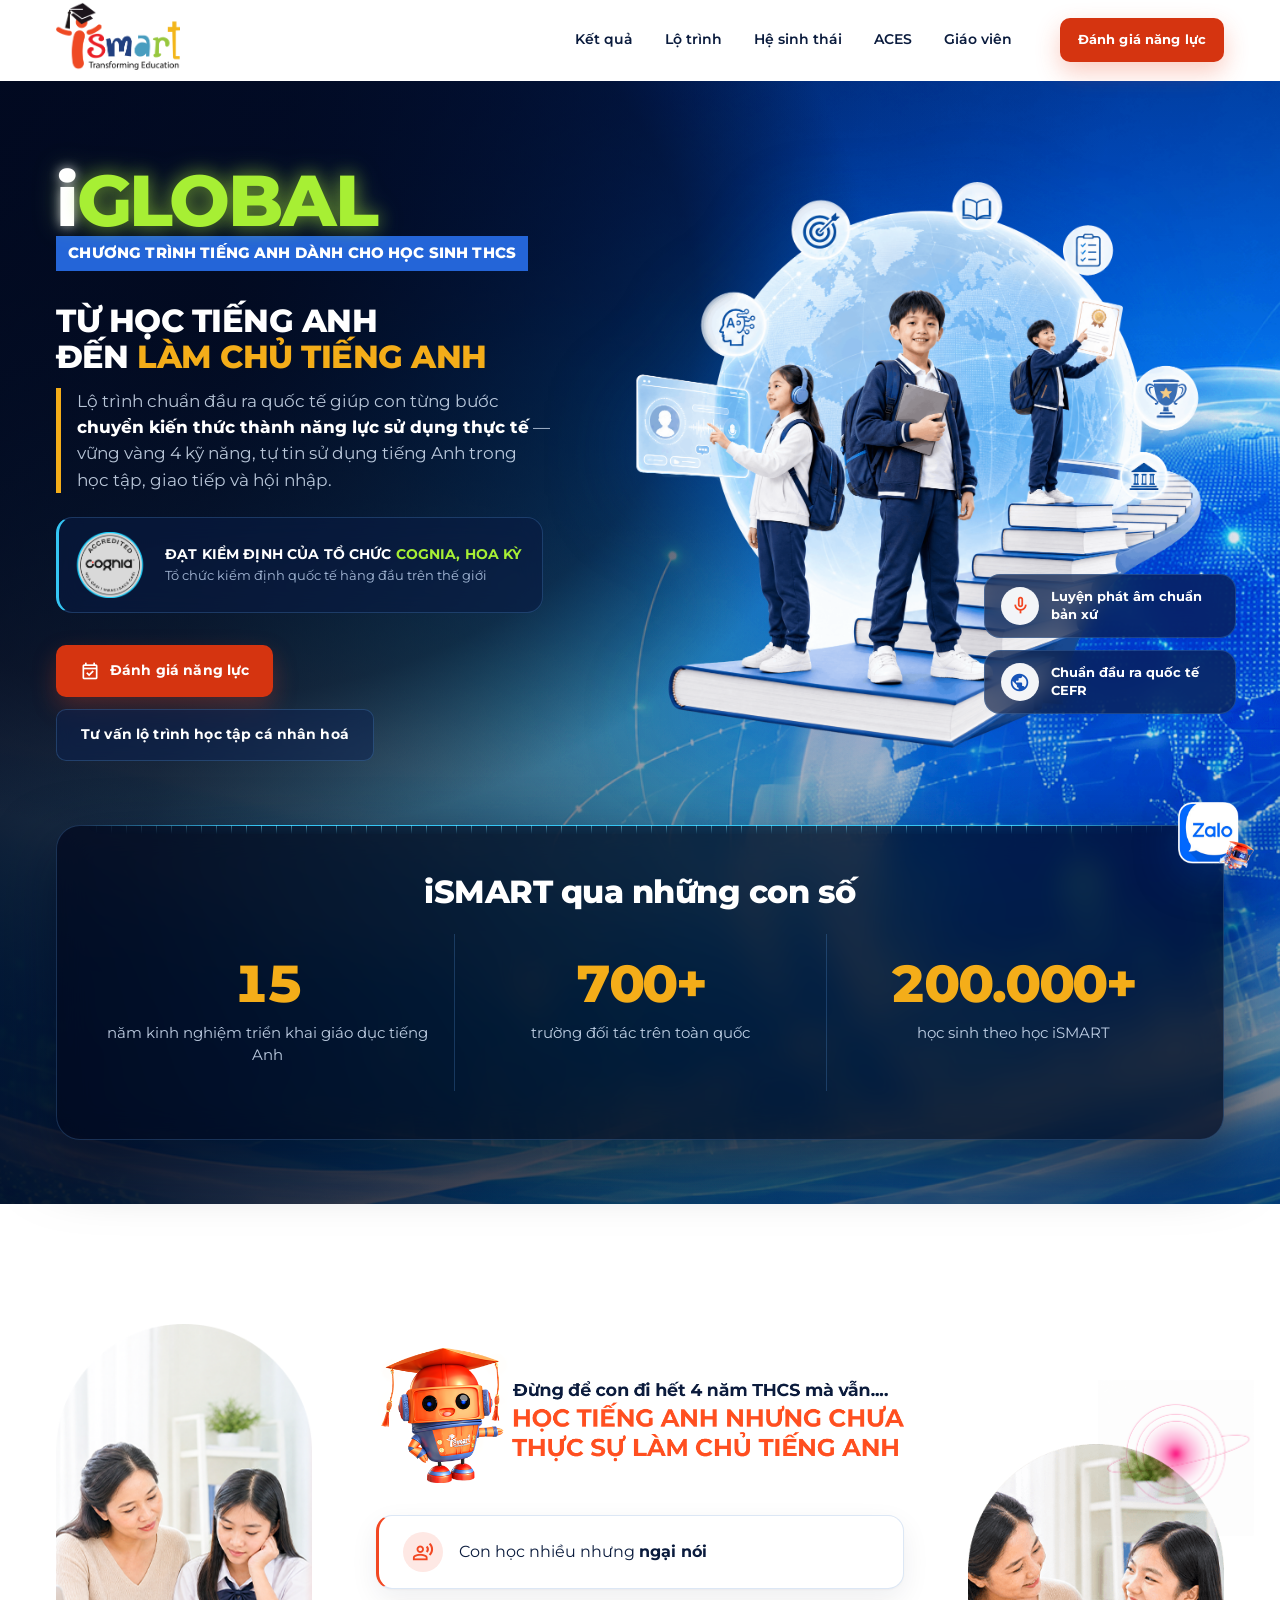
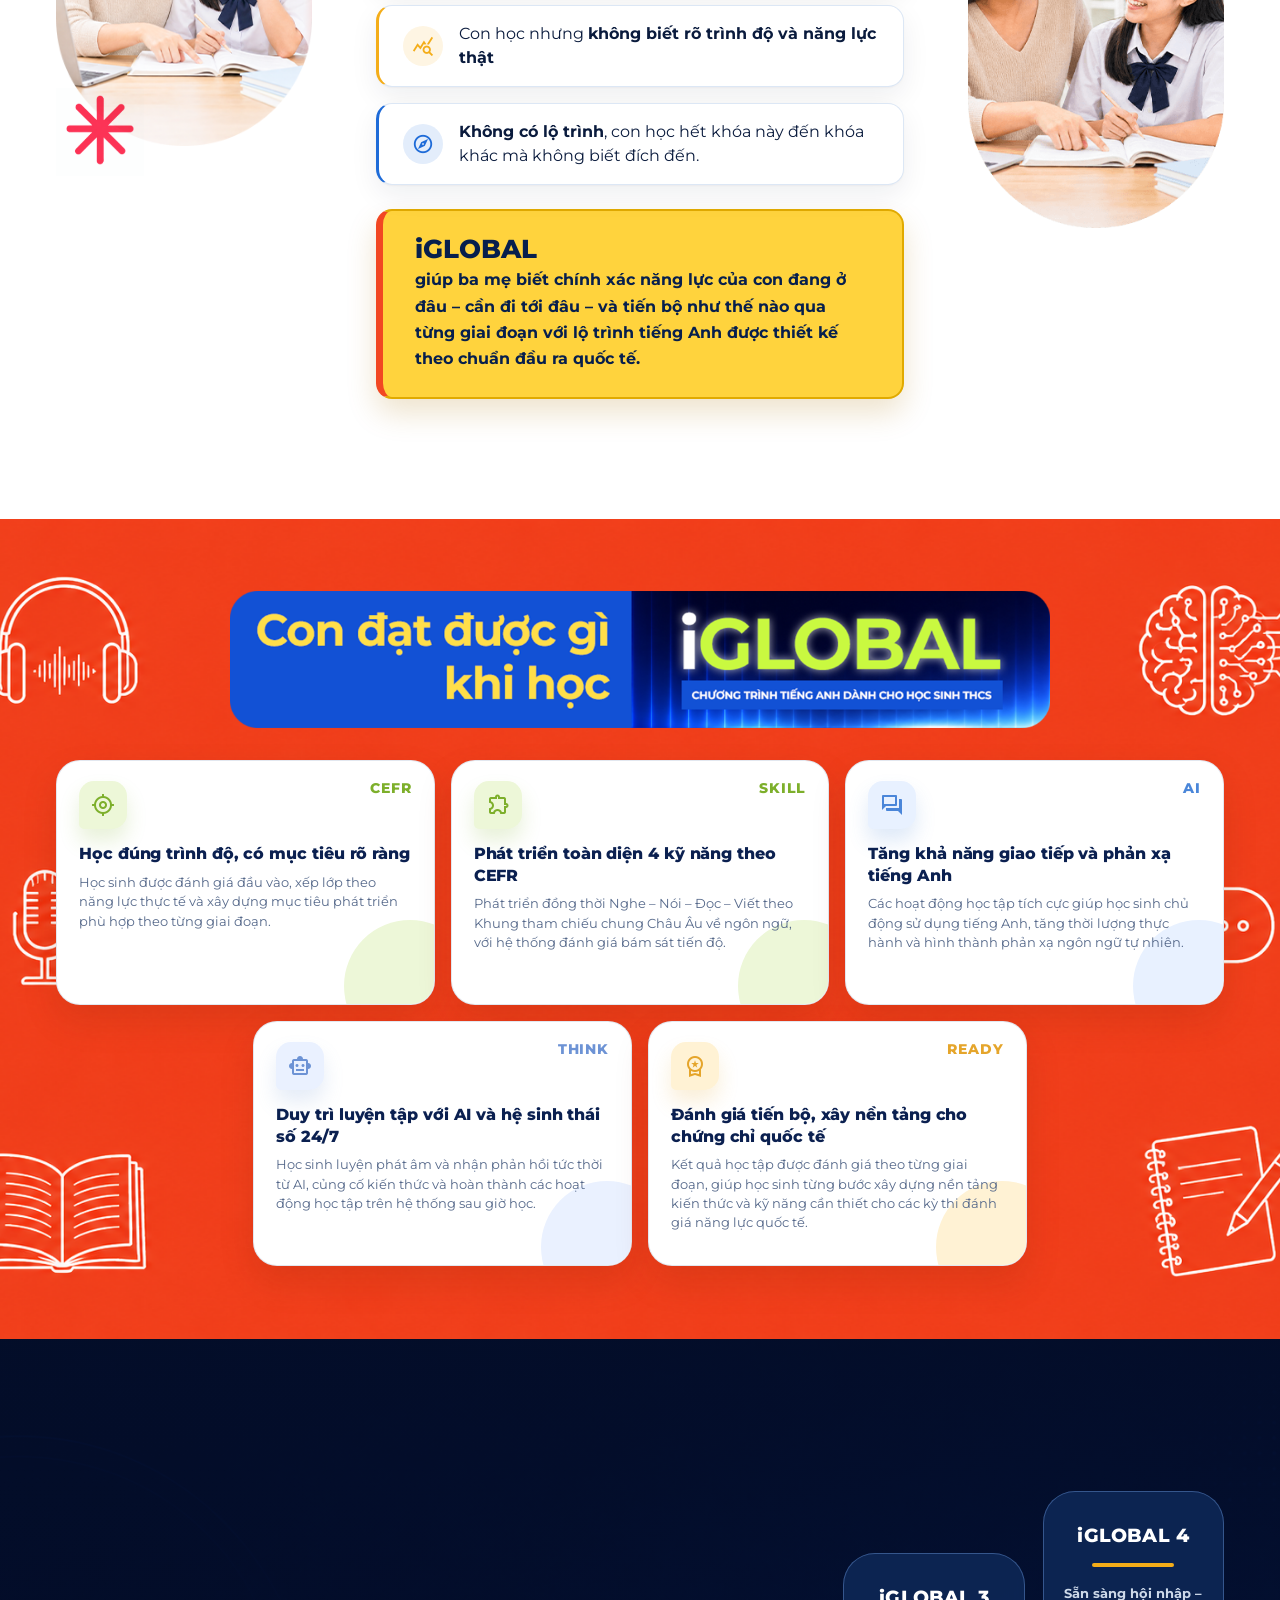
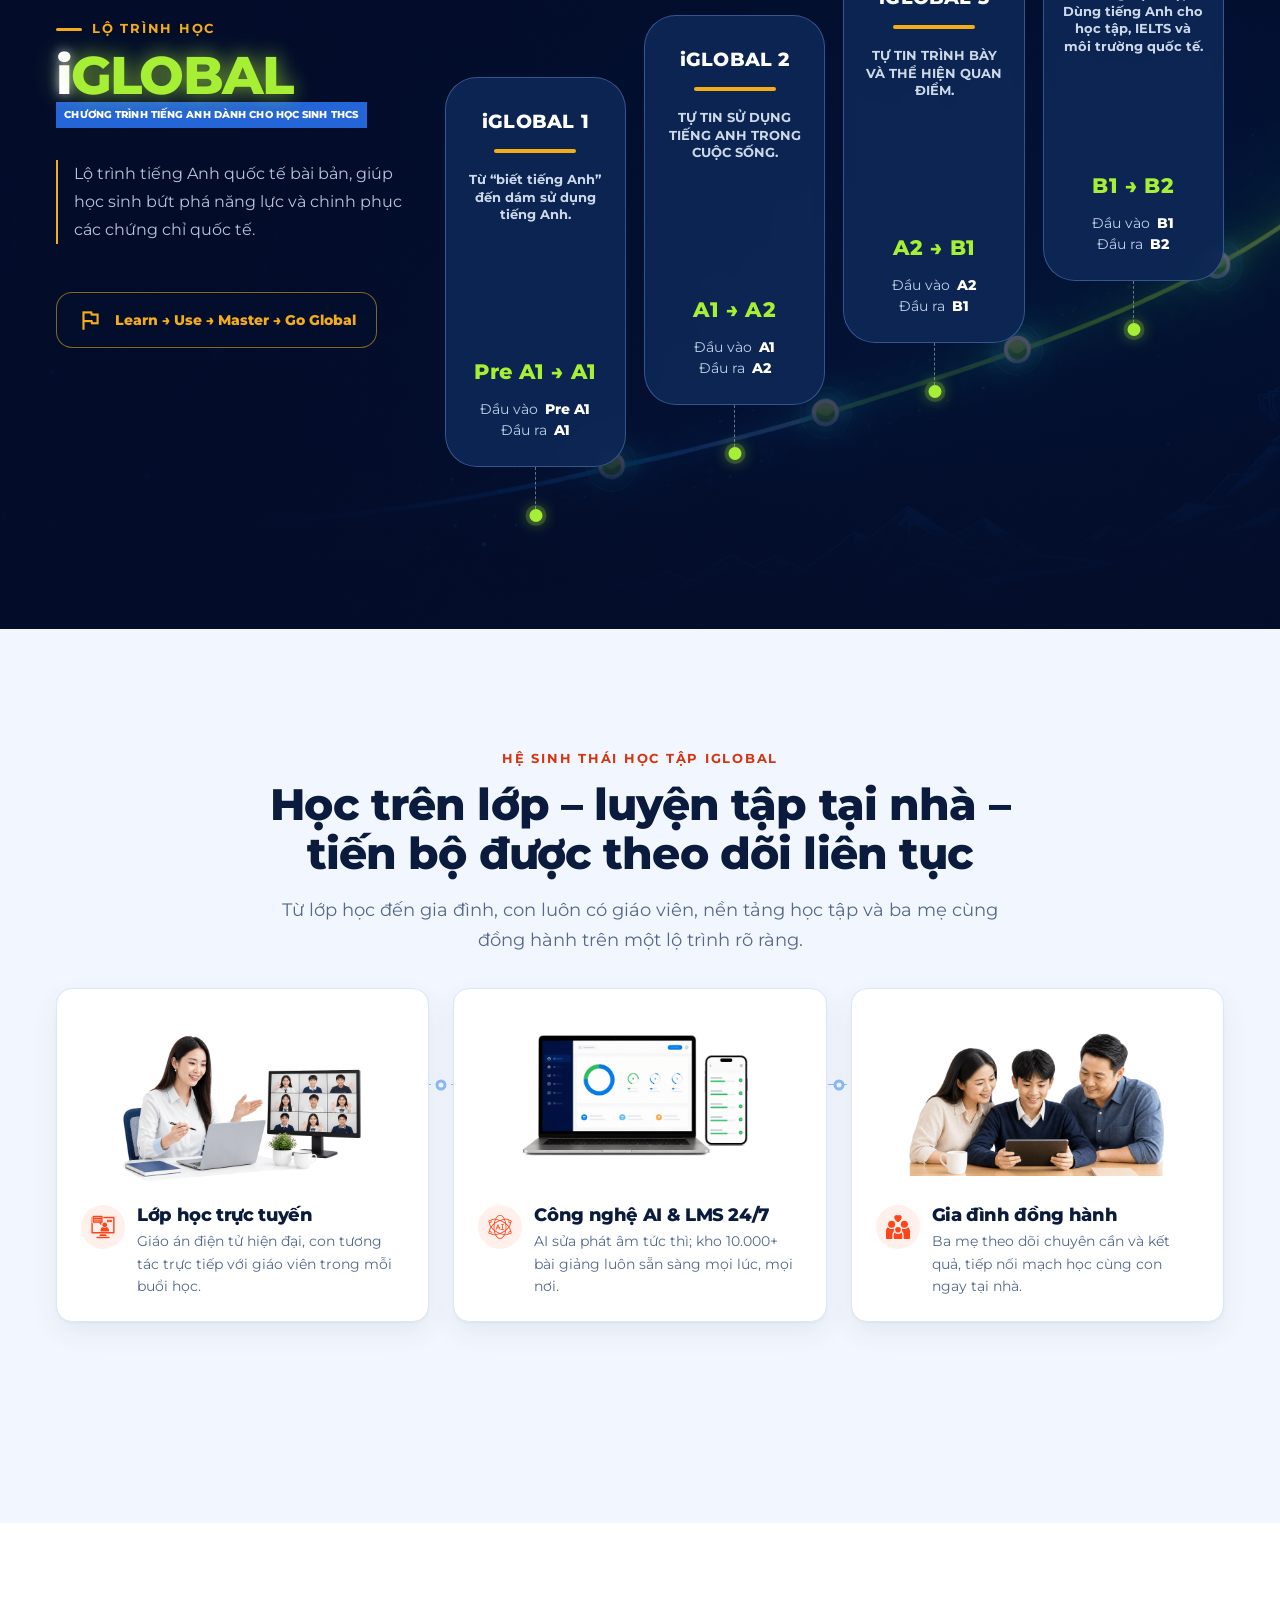
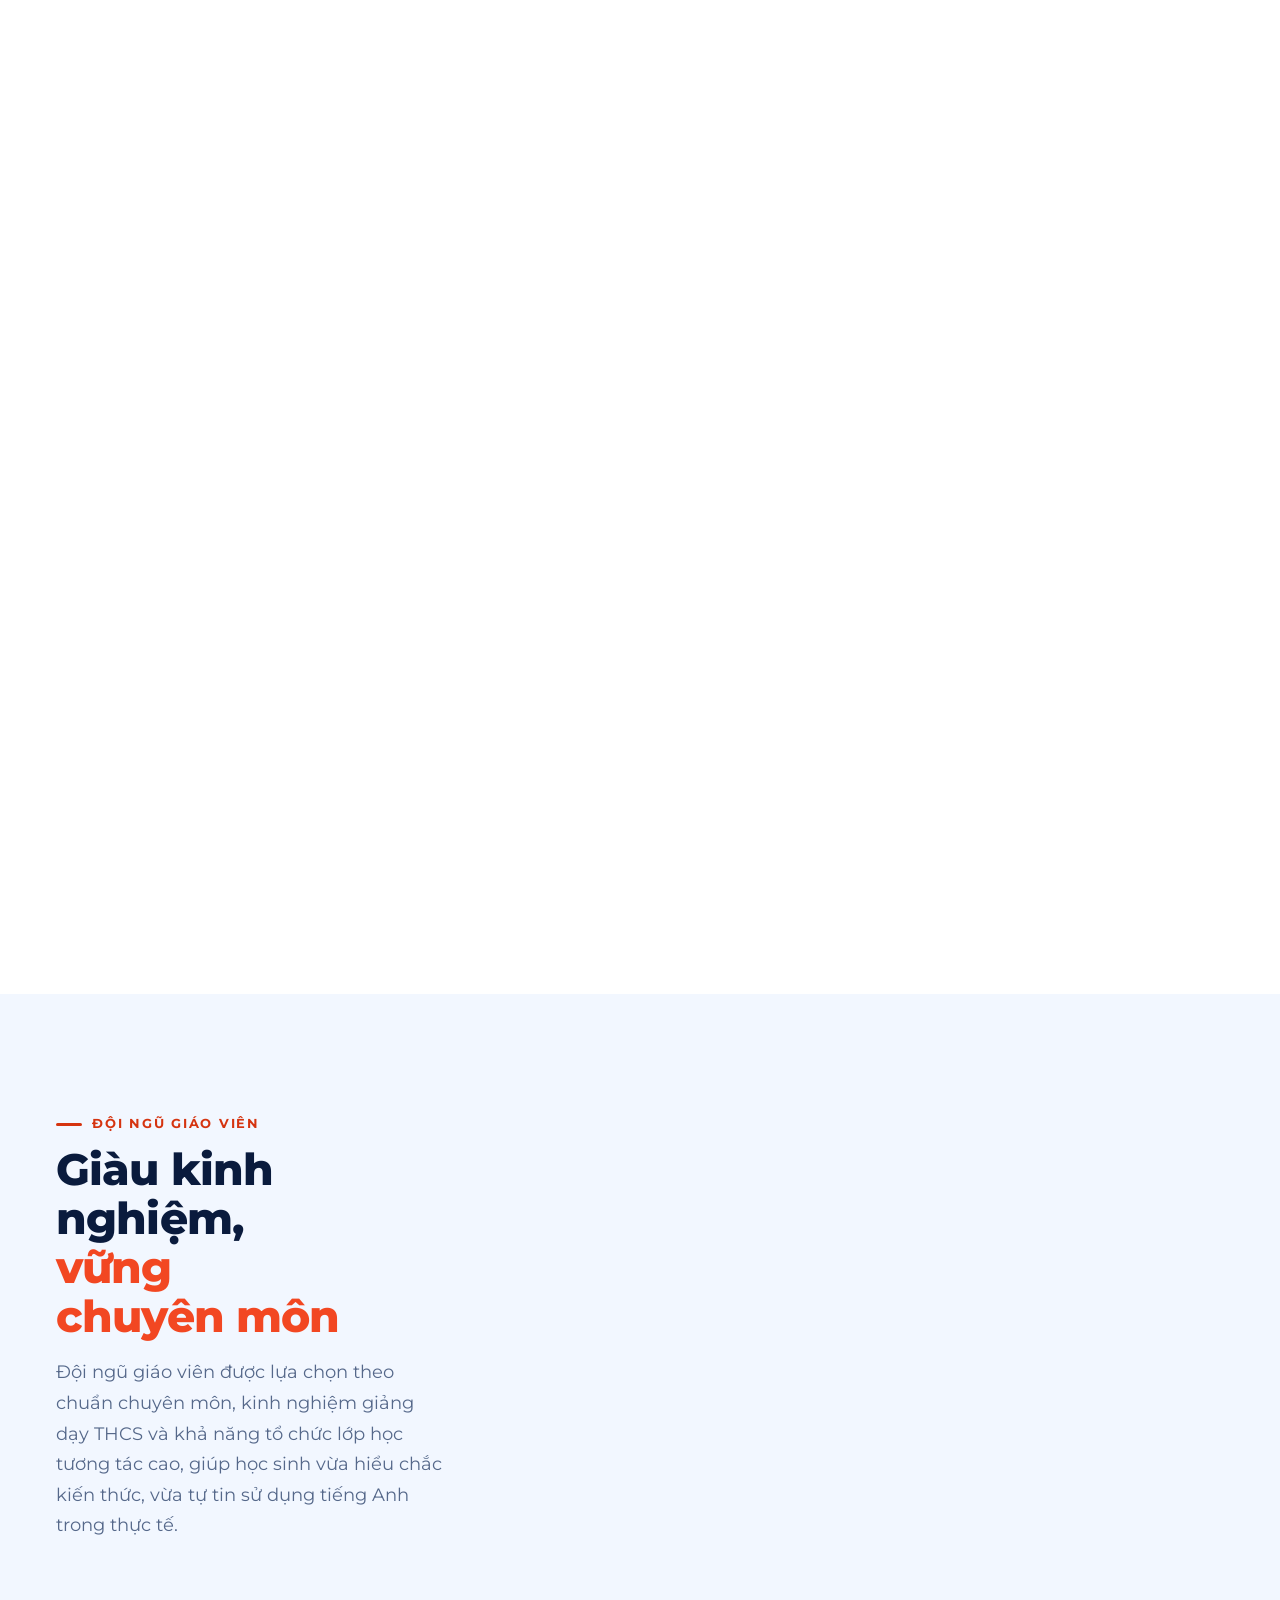
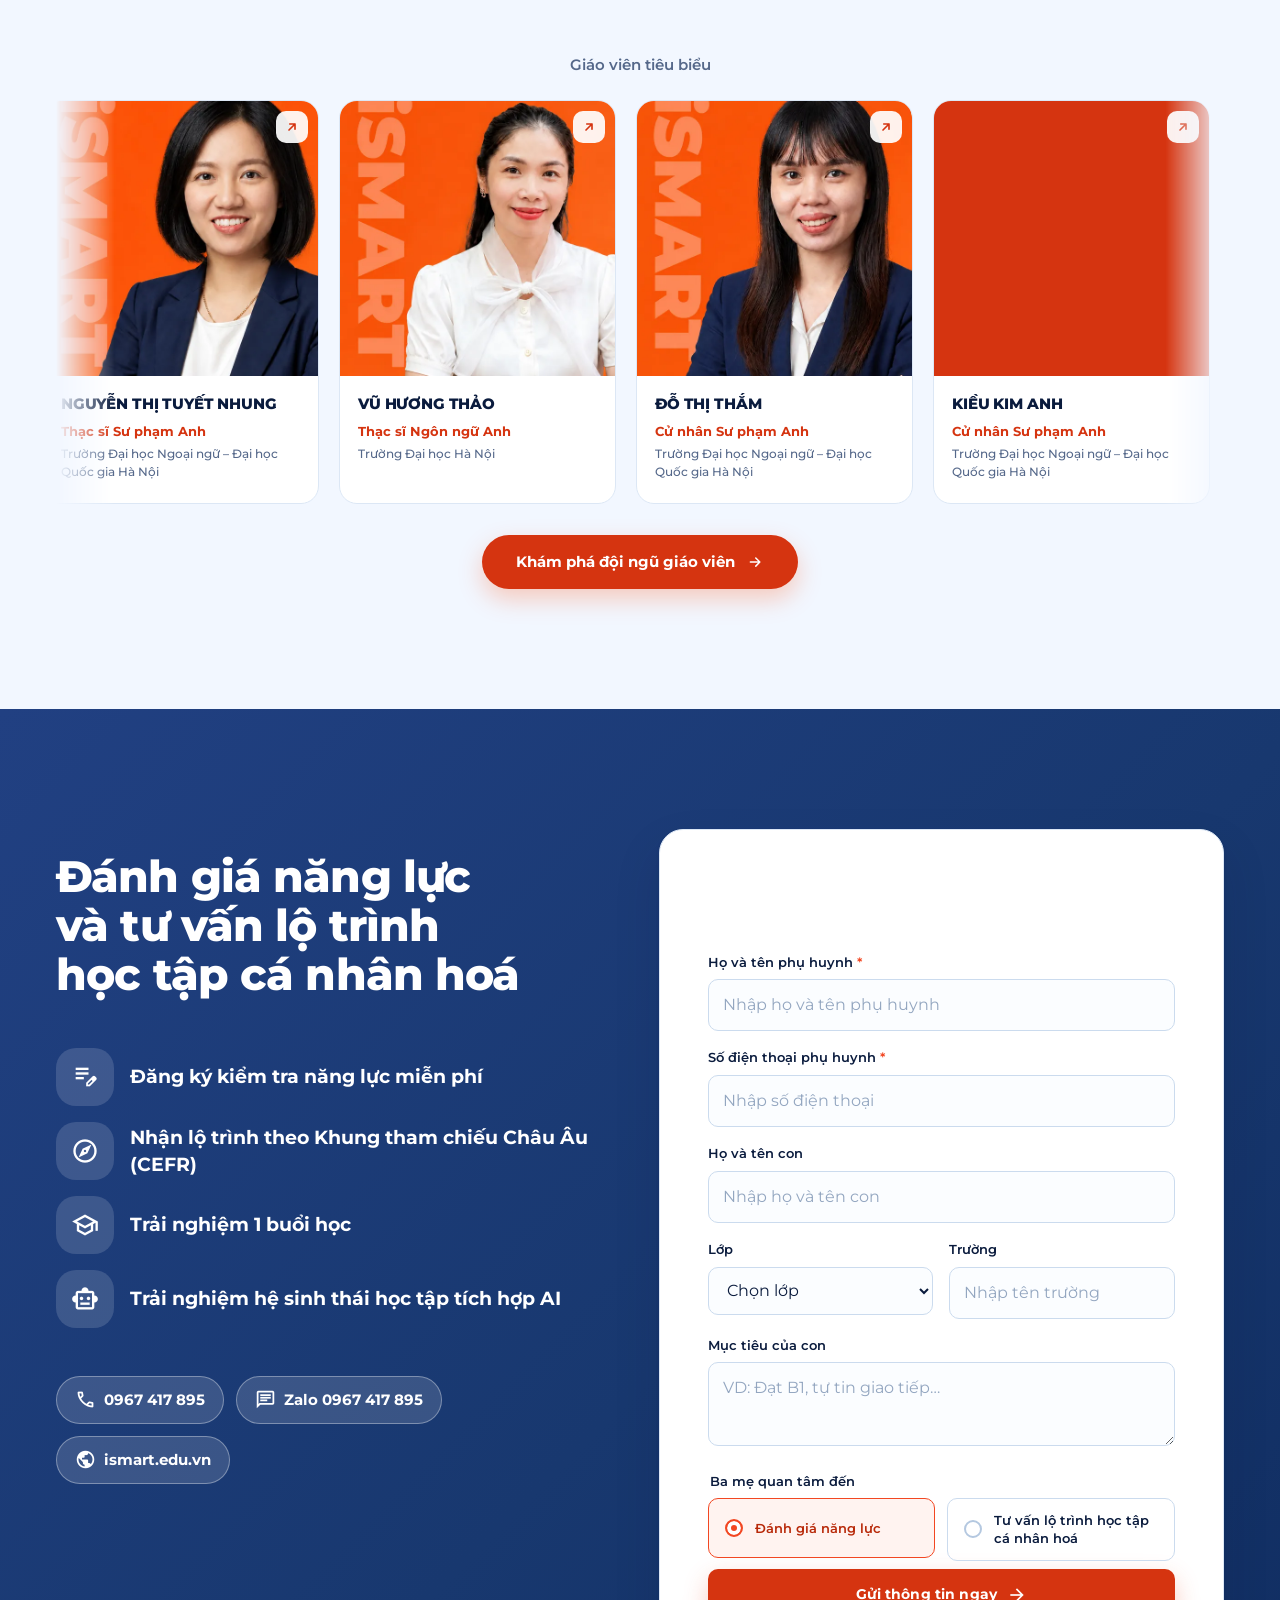
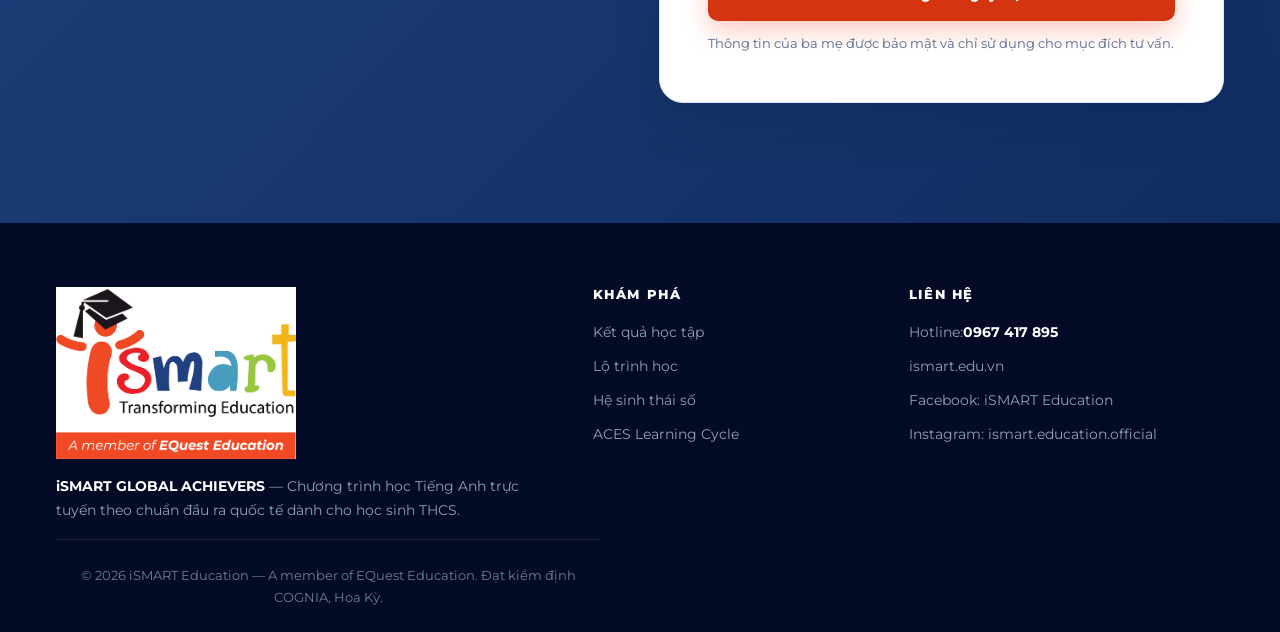
<file: index.html>
<!DOCTYPE html>
<html lang="vi">
<head>
  <meta charset="UTF-8">
  <meta name="viewport" content="width=device-width, initial-scale=1">
  <title>iSMART | iGlobal - Chương trình tiếng anh dành cho học sinh THCS</title>
  <meta name="description" content="iGlobal giúp học sinh THCS phát triển tiếng Anh toàn diện theo chuẩn CEFR với lớp học trực tuyến, AI và hệ sinh thái học tập 24/7.">
  <meta name="theme-color" content="#030B26">

  <meta property="og:type" content="website">
  <meta property="og:locale" content="vi_VN">
  <meta property="og:site_name" content="iSMART Education">
  <meta property="og:title" content="iSMART | iGlobal - Chương trình tiếng anh dành cho học sinh THCS">
  <meta property="og:description" content="Lộ trình A1 → B2 theo chuẩn CEFR, lớp học trực tuyến cùng giáo viên đạt chuẩn và hệ sinh thái học tập AI 24/7.">
  <meta property="og:url" content="https://iglobal.ismart.edu.vn/">
  <meta property="og:image" content="https://iglobal.ismart.edu.vn/assets/generated/hero-neon-background.jpg">
  <meta property="og:image:width" content="1672">
  <meta property="og:image:height" content="941">
  <meta name="twitter:card" content="summary_large_image">

  <link rel="icon" type="image/png" href="assets/favicon.png">
  <link rel="apple-touch-icon" href="assets/apple-touch-icon.png">
  <link rel="preconnect" href="https://fonts.googleapis.com">
  <link rel="preconnect" href="https://fonts.gstatic.com" crossorigin>
  <link href="https://fonts.googleapis.com/css2?family=Montserrat:wght@400;500;600;700;800&display=swap" rel="stylesheet">
  <link href="https://fonts.googleapis.com/css2?family=Material+Symbols+Outlined:opsz,wght,FILL,GRAD@24,400,0,0&display=block" rel="stylesheet">

  <style>
  /* ============================================================
     iSMART GLOBAL ACHIEVERS — landing page
     Design system: "Calibrated light"
     Light is information: cyan edge-light marks only what matters
     (the B2 destination, hover, primary CTA). Everything else is
     matte navy with hairline borders.
     ============================================================ */

  /* --- 1. TOKENS ------------------------------------------- */
  :root {
    /* Deep field */
    --abyss:      #030B26;
    --navy-900:   #061334;
    --navy-800:   #0B2050;
    --navy-700:   #12305F;
    --navy-600:   #1A427D;

    /* Signal blues */
    --blue-600:   #1653B8;
    --blue-500:   #1E6BD8;
    --blue-400:   #3B8EF5;
    --cyan-400:   #35C6F4;
    --cyan-300:   #6FDCFF;

    /* Accents */
    --lime:       #A7EF34;
    /* --orange is the brand mark: display type, rules, tints.
       --orange-ink is its AA-safe twin (4.8:1 on white) and is the only
       one allowed under small text or behind white button labels. */
    --orange:     #F24722;
    --orange-ink: #D53410;
    --orange-600: #B82909;
    --gold:       #F4AD19;
    --green:      #76B82A;

    /* Light field */
    --paper:      #FFFFFF;
    --mist:       #F2F7FF;
    --mist-deep:  #E7F0FD;
    --ink:        #0A1B3D;
    --slate:      #55688A;
    --hairline:   #DCE7F5;

    /* Edge & surface treatments */
    --edge-dark:  rgba(107, 176, 255, .22);
    --edge-lit:   rgba(111, 220, 255, .85);
    --glow-lit:   0 0 0 1px rgba(111,220,255,.35), 0 0 34px rgba(53,198,244,.28);
    --surface-dark: linear-gradient(165deg, rgba(26,66,125,.55), rgba(6,19,52,.75));

    /* Elevation */
    --lift-1: 0 1px 2px rgba(10,27,61,.04), 0 10px 28px rgba(10,27,61,.07);
    --lift-2: 0 2px 4px rgba(10,27,61,.05), 0 22px 48px rgba(10,27,61,.12);

    /* Geometry */
    --r-sm: 10px;
    --r-md: 16px;
    --r-lg: 24px;
    --r-pill: 999px;

    /* Rhythm */
    --sp-1: 4px;  --sp-2: 8px;  --sp-3: 12px; --sp-4: 16px;
    --sp-5: 24px; --sp-6: 32px; --sp-7: 48px; --sp-8: 64px;
    --sp-9: 88px; --sp-10: 120px;

    /* Measure */
    --w:       1240px;
    --w-wide:  1440px;
    --gutter:  20px;
    --pad-y:   64px;

    /* Type */
    --display: Montserrat, "Segoe UI", system-ui, sans-serif;
    --body:    Montserrat, "Segoe UI", system-ui, sans-serif;

    --t-display: clamp(2.6rem, 11vw, 3.6rem);
    --t-h2:      clamp(1.85rem, 6.4vw, 2.4rem);
    --t-h3:      1.0625rem;
    --t-lead:    1rem;
    --t-body:    .9375rem;
    --t-small:   .875rem;
    --t-eyebrow: .78125rem;
  }

  /* --- 2. RESET & BASE -------------------------------------- */
  *, *::before, *::after { box-sizing: border-box; }

  html { scroll-behavior: smooth; -webkit-text-size-adjust: 100%; }

  body {
    margin: 0;
    background: var(--paper);
    color: var(--ink);
    font-family: var(--body);
    font-size: var(--t-body);
    line-height: 1.65;
    -webkit-font-smoothing: antialiased;
    text-rendering: optimizeLegibility;
  }
  body.nav-open { overflow: hidden; }

  img, svg { display: block; max-width: 100%; }
  a { color: inherit; text-decoration: none; }
  button, input, select, textarea { font: inherit; color: inherit; }
  button { border: 0; background: none; }
  h1, h2, h3, h4, p, ul, ol, figure { margin: 0; }
  ul, ol { padding: 0; list-style: none; }

  h1, h2, h3, h4 {
    font-family: var(--display);
    font-weight: 800;
    line-height: 1.12;
    letter-spacing: -.02em;
  }

  ::selection { background: var(--blue-500); color: #fff; }

  :focus-visible {
    outline: 2px solid var(--cyan-400);
    outline-offset: 3px;
    border-radius: 4px;
  }

  .skip-link {
    position: absolute;
    left: var(--sp-4);
    top: -100px;
    z-index: 200;
    padding: 12px 20px;
    background: var(--orange);
    color: #fff;
    border-radius: var(--r-sm);
    font-weight: 600;
    transition: top .2s ease;
  }
  .skip-link:focus { top: var(--sp-4); }

  /* --- 3. LAYOUT PRIMITIVES --------------------------------- */
  .wrap { width: min(var(--w), 100% - var(--gutter) * 2); margin-inline: auto; }
  .wrap-wide { width: min(var(--w-wide), 100% - var(--gutter) * 2); margin-inline: auto; }

  .band { padding-block: var(--pad-y); position: relative; }
  .band-mist { background: var(--mist); }

  /* Section header — one pattern used everywhere */
  .head { max-width: 46rem; margin-bottom: var(--sp-6); }
  .head-center { margin-inline: auto; text-align: center; }

  .eyebrow {
    display: flex;
    align-items: center;
    gap: 10px;
    margin-bottom: var(--sp-3);
    color: var(--orange-ink);
    font-family: var(--body);
    font-size: var(--t-eyebrow);
    font-weight: 700;
    letter-spacing: .14em;
    text-transform: uppercase;
  }
  .eyebrow::before {
    content: "";
    width: 26px;
    height: 3px;
    flex: 0 0 auto;
    border-radius: 2px;
    background: currentColor;
  }
  .head-center .eyebrow { justify-content: center; }

  .title { font-size: var(--t-h2); text-wrap: balance; }

  .lead {
    margin-top: var(--sp-4);
    max-width: 60ch;
    color: var(--slate);
    font-size: var(--t-lead);
    line-height: 1.7;
  }
  .head-center .lead { margin-inline: auto; }

  /* --- 4. COMPONENTS ---------------------------------------- */
  .btn {
    display: inline-flex;
    align-items: center;
    justify-content: center;
    gap: 10px;
    min-height: 52px;
    padding-inline: 24px;
    border-radius: var(--r-sm);
    font-family: var(--body);
    font-size: var(--t-small);
    font-weight: 700;
    letter-spacing: .01em;
    cursor: pointer;
    transition: transform .2s ease, box-shadow .2s ease,
                background-color .2s ease, border-color .2s ease;
  }
  .btn .material-symbols-outlined { font-size: 20px; }

  .btn-primary {
    background: var(--orange-ink);
    color: #fff;
    box-shadow: 0 10px 24px rgba(242,71,34,.28);
  }
  .btn-primary:hover {
    background: var(--orange-600);
    transform: translateY(-2px);
    box-shadow: 0 16px 32px rgba(242,71,34,.36);
  }

  .btn-ghost {
    border: 1px solid var(--edge-dark);
    background: rgba(11,32,80,.5);
    color: #fff;
    -webkit-backdrop-filter: blur(8px);
    backdrop-filter: blur(8px);
  }
  .btn-ghost:hover {
    border-color: var(--edge-lit);
    background: rgba(26,66,125,.7);
    transform: translateY(-2px);
  }

  .btn-sm { min-height: 44px; padding-inline: 18px; font-size: .8125rem; }
  .btn-block { width: 100%; }

  /* Icon medallion — shared by every card type on the page */
  .medal {
    display: grid;
    place-items: center;
    width: 48px;
    height: 48px;
    flex: 0 0 auto;
    border-radius: 50%;
    background: var(--mist-deep);
    color: var(--blue-600);
  }
  .medal .material-symbols-outlined { font-size: 26px; }

  .material-symbols-outlined {
    font-variation-settings: "FILL" 0, "wght" 400, "GRAD" 0, "opsz" 24;
    line-height: 1;
    user-select: none;
  }

  /* --- 5. HEADER -------------------------------------------- */
  .masthead {
    position: sticky;
    top: 0;
    z-index: 100;
    background: rgba(255,255,255,.92);
    border-bottom: 1px solid transparent;
    -webkit-backdrop-filter: saturate(1.4) blur(16px);
    backdrop-filter: saturate(1.4) blur(16px);
    transition: border-color .25s ease, box-shadow .25s ease;
  }
  .masthead.is-stuck {
    border-bottom-color: var(--hairline);
    box-shadow: 0 8px 28px rgba(10,27,61,.07);
  }
  .masthead-inner {
    display: flex;
    align-items: center;
    gap: var(--sp-4);
    min-height: 68px;
  }
  .brand { flex: 0 0 auto; }
  .brand img { width: 102px; height: auto; }

  .nav {
    display: none;
    margin-left: auto;
    gap: var(--sp-6);
  }
  /* :not(.btn) everywhere — the sheet's CTA is a button, not a nav link,
     and must keep its own colour, padding and border. */
  .nav a:not(.btn) {
    position: relative;
    padding-block: 4px;
    font-size: var(--t-small);
    font-weight: 600;
    color: var(--ink);
    transition: color .2s ease;
  }
  .nav a:not(.btn)::after {
    content: "";
    position: absolute;
    left: 0;
    bottom: -2px;
    width: 0;
    height: 2px;
    border-radius: 2px;
    background: var(--orange);
    transition: width .25s ease;
  }
  .nav a:not(.btn):hover { color: var(--orange-ink); }
  .nav a:not(.btn):hover::after { width: 100%; }

  .masthead-cta { display: none; margin-left: auto; }

  .nav-toggle {
    display: grid;
    place-items: center;
    width: 44px;
    height: 44px;
    margin-left: auto;
    border-radius: var(--r-sm);
    background: var(--mist);
    color: var(--ink);
    cursor: pointer;
  }
  .nav-toggle .material-symbols-outlined { font-size: 26px; }

  /* Mobile nav sheet */
  .nav.is-open {
    position: fixed;
    inset: 68px 0 auto;
    z-index: 99;
    display: flex;
    flex-direction: column;
    gap: 0;
    max-height: calc(100dvh - 68px);
    overflow-y: auto;
    margin: 0;
    padding: var(--sp-3) var(--gutter) var(--sp-6);
    background: var(--paper);
    border-bottom: 1px solid var(--hairline);
    box-shadow: var(--lift-2);
  }
  .nav.is-open a:not(.btn) {
    padding-block: 15px;
    border-bottom: 1px solid var(--hairline);
    font-size: 1rem;
  }
  .nav.is-open a:not(.btn)::after { display: none; }
  .nav-sheet-cta { margin-top: var(--sp-4); }

  /* --- 6. HERO ---------------------------------------------- */
  /* Hero and metrics share one continuous background stage */
  .stage {
    position: relative;
    isolation: isolate;
    background: var(--abyss) url("assets/generated/hero-stage-background.png") center / cover no-repeat;
    color: #fff;
  }
  /* This artwork runs pale blue almost everywhere (measured 1.5–6:1 for
     white text, worst in the exact column the copy sits in) — there's no
     natural dark refuge like the previous background had. The scrim pools
     hardest over the text column (upper-left) and only lets the globe on
     the right show through with a light touch. */
  .stage::before {
    content: "";
    position: absolute;
    inset: 0;
    z-index: -1;
    background:
      radial-gradient(64% 58% at 16% 20%,
        rgba(2,8,28,.88), rgba(2,8,28,.58) 60%, transparent 82%),
      linear-gradient(102deg,
        rgba(2,8,28,.9) 0%,
        rgba(2,8,28,.76) 20%,
        rgba(2,8,28,.46) 40%,
        rgba(2,8,28,.16) 58%,
        rgba(2,8,28,0) 74%),
      linear-gradient(180deg,
        rgba(2,8,28,.32) 0%,
        rgba(2,8,28,.04) 26%,
        rgba(2,8,28,.14) 58%,
        rgba(2,8,28,.6) 100%);
  }

  .hero { padding-block: var(--sp-7); }
  .hero-grid { display: grid; gap: var(--sp-6); align-items: center; }

  .hero h1 {
    font-size: var(--t-display);
    font-weight: 800;
    line-height: .92;
    letter-spacing: -.035em;
    text-wrap: balance;
  }
  .hero h1 .hero-brand {
    display: flex;
    align-items: baseline;
    width: fit-content;
    line-height: .88;
    filter: drop-shadow(0 0 13px rgba(203,255,74,.22));
  }
  .hero h1 .brand-i {
    color: #fff;
    text-shadow: 0 0 12px rgba(255,255,255,.72);
  }
  .hero h1 .mark-global {
    display: inline;
    color: var(--lime);
    font-size: 1em;
    text-shadow: 0 0 18px rgba(167,239,52,.48);
  }
  .hero h1 .hero-program {
    display: table;
    max-width: 100%;
    margin-top: .28em;
    padding: .54em .82em;
    color: #fff;
    background: #2465d8;
    font-size: .21em;
    font-weight: 800;
    line-height: 1.2;
    letter-spacing: .01em;
    text-shadow: none;
  }

  .hero-tagline {
    margin-top: var(--sp-6);
    max-width: 38rem;
    color: #fff;
    font-family: var(--display);
    font-size: clamp(1.35rem, 3.4vw, 2rem);
    font-weight: 800;
    line-height: 1.14;
    letter-spacing: -.015em;
  }
  .hero-tagline span { display: block; }
  .hero-tagline strong { color: var(--gold); font-weight: 800; }

  .hero-copy {
    margin-top: var(--sp-3);
    max-width: 39rem;
    padding-left: var(--sp-4);
    border-left: 5px solid var(--gold);
    color: rgba(224,238,255,.82);
    font-size: 1rem;
    line-height: 1.55;
  }
  .hero-copy strong { color: #fff; font-weight: 750; }

  /* Cognia credential plate */
  .credential {
    display: grid;
    grid-template-columns: 64px minmax(0, 1fr);
    gap: var(--sp-4);
    align-items: center;
    width: fit-content;
    max-width: 100%;
    margin-top: var(--sp-5);
    padding: 12px 20px 12px 12px;
    background: rgba(9,26,66,.62);
    border: 1px solid var(--edge-dark);
    border-left: 3px solid var(--cyan-400);
    border-radius: var(--r-md);
    -webkit-backdrop-filter: blur(12px);
    backdrop-filter: blur(12px);
  }
  .credential img { width: 64px; height: 58px; object-fit: contain; }
  .credential strong {
    display: block;
    font-family: var(--display);
    font-size: .8125rem;
    font-weight: 700;
    line-height: 1.35;
    letter-spacing: .01em;
  }
  .credential strong em { color: var(--lime); font-style: normal; }
  .credential span {
    display: block;
    margin-top: 3px;
    color: rgba(206,226,255,.8);
    font-size: .8125rem;
    line-height: 1.45;
  }

  .hero-actions {
    display: grid;
    gap: var(--sp-3);
    margin-top: var(--sp-6);
  }

  .hero-visual { position: relative; }
  .hero-visual > img {
    width: 100%;
    height: auto;
    filter: drop-shadow(0 24px 44px rgba(0,72,180,.34));
  }

  /* Feature notes — in flow on mobile, floated on desktop */
  .hero-notes {
    display: grid;
    gap: var(--sp-3);
    margin-top: var(--sp-4);
  }
  .note {
    display: flex;
    align-items: center;
    gap: 12px;
    padding: 12px 16px;
    background: rgba(9,26,66,.68);
    border: 1px solid var(--edge-dark);
    border-radius: var(--r-md);
    font-family: var(--display);
    font-size: .8125rem;
    font-weight: 700;
    line-height: 1.35;
    -webkit-backdrop-filter: blur(12px);
    backdrop-filter: blur(12px);
  }
  .note .medal {
    width: 38px;
    height: 38px;
    background: rgba(255,255,255,.94);
  }
  .note .medal .material-symbols-outlined { font-size: 21px; }
  .note-mic .medal { color: var(--orange); }
  .note-cefr .medal { color: var(--blue-600); }

  /* --- 7. METRICS ------------------------------------------- */
  /* The stats are a separate instrument sitting on the stage, not a
     continuation of the hero — hence the plate, the gap above it, and the
     ruled top edge that echoes the CEFR scale further down the page. */
  .metrics { padding-block: 0 var(--sp-7); }

  .metric-plate {
    position: relative;
    padding: var(--sp-6) var(--sp-3) var(--sp-4);
    background: rgba(2,8,28,.72);
    border: 1px solid var(--edge-dark);
    border-radius: var(--r-lg);
    box-shadow: 0 24px 60px rgba(1,8,30,.5);
    -webkit-backdrop-filter: blur(16px) saturate(1.15);
    backdrop-filter: blur(16px) saturate(1.15);
  }

  /* Ruled edge: a lit hairline with tick marks hanging off it */
  .plate-scale {
    position: absolute;
    left: var(--sp-5);
    right: var(--sp-5);
    top: -1px;
    height: 9px;
    pointer-events: none;
    -webkit-mask-image: linear-gradient(90deg, transparent, #000 16%, #000 84%, transparent);
    mask-image: linear-gradient(90deg, transparent, #000 16%, #000 84%, transparent);
  }
  .plate-scale::before {
    content: "";
    position: absolute;
    inset: 0 0 auto;
    height: 1px;
    background: var(--cyan-400);
    box-shadow: 0 0 12px rgba(53,198,244,.7);
  }
  .plate-scale::after {
    content: "";
    position: absolute;
    inset: 0;
    background: repeating-linear-gradient(90deg,
      rgba(111,220,255,.6) 0 1px, transparent 1px 15px);
    -webkit-mask-image: linear-gradient(180deg, #000, transparent);
    mask-image: linear-gradient(180deg, #000, transparent);
  }

  .metrics h2 {
    margin-bottom: var(--sp-5);
    text-align: center;
    font-size: clamp(1.5rem, 5.4vw, 2rem);
    letter-spacing: -.015em;
  }
  .metric-grid { display: grid; gap: 0; }
  .metric {
    padding: var(--sp-5) var(--sp-4);
    text-align: center;
  }
  .metric + .metric { border-top: 1px solid var(--edge-dark); }
  .metric dt {
    font-family: var(--display);
    font-size: clamp(2.5rem, 10vw, 3.25rem);
    font-weight: 800;
    line-height: 1;
    letter-spacing: -.04em;
    color: var(--gold);
    font-variant-numeric: tabular-nums;
  }
  .metric dd {
    margin: var(--sp-3) 0 0;
    color: rgba(220,235,255,.86);
    font-size: var(--t-small);
    line-height: 1.5;
  }

  /* --- 8. CONCERNS ------------------------------------------ */
  .concerns-grid { display: grid; gap: var(--sp-6); align-items: center; }

  .concerns-photo { position: relative; margin: 0; }
  .concerns-photo img.portrait {
    width: 100%;
    max-width: 320px;
    margin-inline: auto;
    height: auto;
  }
  .concerns-photo .decor {
    position: absolute;
    pointer-events: none;
    mix-blend-mode: multiply;
  }
  .decor-star  { width: 68px; left: 0;     bottom: -16px; }
  .decor-orbit { width: 128px; right: -18px; top: -48px; }

  .photo-right { display: none; }

  .concerns .title {
    font-size: clamp(1.75rem, 5.4vw, 2.7rem);
    line-height: 1.16;
  }
  .concerns .title strong { color: var(--orange); font-weight: 800; }

  .concerns-title-art {
    line-height: 0;
  }

  .concerns-title-art img {
    display: block;
    width: 100%;
    max-width: 720px;
    height: auto;
    margin-inline: auto;
  }

  .questions { display: grid; gap: var(--sp-3); margin-top: var(--sp-5); }
  .question {
    display: grid;
    grid-template-columns: 40px minmax(0, 1fr);
    gap: var(--sp-4);
    align-items: center;
    padding: var(--sp-4);
    background: var(--paper);
    border: 1px solid var(--hairline);
    border-left: 3px solid var(--q-accent, var(--blue-500));
    border-radius: var(--r-md);
    box-shadow: var(--lift-1);
  }
  .question:nth-child(1) { --q-accent: var(--orange); }
  .question:nth-child(2) { --q-accent: var(--gold); }
  .question:nth-child(3) { --q-accent: var(--blue-500); }

  .question .medal {
    width: 40px;
    height: 40px;
    background: color-mix(in srgb, var(--q-accent) 12%, transparent);
    color: var(--q-accent);
  }
  .question .medal .material-symbols-outlined { font-size: 22px; }
  .question p { font-size: var(--t-small); line-height: 1.5; }
  .question p b { font-weight: 700; color: var(--ink); }

  .bridge {
    margin-top: var(--sp-5);
    padding: var(--sp-4) var(--sp-5);
    background: #ffd33d;
    border: 2px solid #e1aa00;
    border-left: 7px solid var(--orange);
    border-radius: var(--r-md);
    color: #071f4d;
    font-size: var(--t-small);
    font-weight: 700;
    line-height: 1.65;
    box-shadow: 0 14px 30px rgba(168,116,0,.2);
  }
  .bridge strong {
    display: block;
    margin-bottom: 4px;
    color: #071f4d;
    font-family: var(--display);
    font-size: clamp(1.45rem, 2vw, 1.9rem);
    font-weight: 800;
    line-height: 1.1;
  }

  /* --- 9. OUTCOMES ------------------------------------------ */
  /* The heading is a supplied brand lockup, not live text. The asset is
     pre-trimmed to its content box, so width here is the visual width. */
  .outcomes-title { line-height: 0; }
  .outcomes-title img {
    width: 100%;
    max-width: 760px;
    height: auto;
    margin-inline: auto;
  }

  .outcomes {
    background: #f04420 url("ChatGPT Image Aug 11, 2026, 10_24_21 AM.png") center / cover no-repeat;
  }
  .outcomes .head {
    padding: 0;
    background: transparent;
    border-radius: 0;
    box-shadow: none;
  }

  /* Five complete outcome cards, arranged 3 + 2 on desktop. */
  .outcome-grid {
    display: grid;
    gap: var(--sp-3);
    margin-top: var(--sp-6);
  }
  .outcome {
    position: relative;
    display: flex;
    flex-direction: column;
    align-items: flex-start;
    min-height: 100%;
    padding: var(--sp-5);
    overflow: hidden;
    background: #fff;
    border: 1px solid rgba(18,57,126,.12);
    border-radius: 24px;
    color: var(--ink);
    box-shadow: 0 16px 34px rgba(115,35,8,.15);
    transition: transform .28s cubic-bezier(.2,.8,.2,1), box-shadow .28s ease, border-color .28s ease;
  }
  .outcome::after {
    content: "";
    position: absolute;
    right: -42px;
    bottom: -48px;
    width: 132px;
    height: 132px;
    border-radius: 50%;
    background: var(--outcome-soft, rgba(148,196,64,.1));
  }
  .outcome:hover {
    transform: translateY(-6px);
    border-color: rgba(255,255,255,.86);
    box-shadow: 0 24px 46px rgba(104,29,4,.23);
  }
  .outcome .medal {
    width: 60px;
    height: 60px;
    background: var(--outcome-soft, rgba(148,196,64,.16));
    color: var(--outcome-accent, var(--green));
    border-radius: 18px 18px 18px 5px;
    box-shadow: 0 12px 20px color-mix(in srgb, var(--outcome-accent, var(--green)) 18%, transparent);
  }
  .outcome .medal .material-symbols-outlined { font-size: 29px; }
  .outcome-index {
    position: absolute;
    top: var(--sp-4);
    right: var(--sp-5);
    z-index: 1;
    color: var(--outcome-accent, var(--green));
    font-family: var(--display);
    font-size: 1rem;
    font-weight: 800;
    line-height: 1;
    letter-spacing: .06em;
  }
  .outcome h3 {
    position: relative;
    z-index: 1;
    margin-top: var(--sp-5);
    color: var(--navy-800);
    font-size: 1.05rem;
    font-weight: 800;
    line-height: 1.42;
    letter-spacing: -.005em;
  }
  .outcome p {
    position: relative;
    z-index: 1;
    margin-top: var(--sp-3);
    color: var(--slate);
    font-size: .875rem;
    line-height: 1.65;
  }
  .outcome:nth-child(1) { --outcome-accent: #7daf2b; --outcome-soft: #edf7d8; }
  .outcome:nth-child(2) { --outcome-accent: #7daf2b; --outcome-soft: #edf7d8; }
  .outcome:nth-child(3) { --outcome-accent: #4a86d9; --outcome-soft: #e8f1ff; }
  .outcome:nth-child(4) { --outcome-accent: #6d93d5; --outcome-soft: #eaf1ff; }
  .outcome:nth-child(5) { --outcome-accent: #e5a52b; --outcome-soft: #fff2d4; }

  /* --- 10. CEFR LADDER — the signature ---------------------- */
  .ladder-band {
    background: var(--navy-900) url("assets/generated/pathway-tech-background.png") center / cover no-repeat;
    color: #fff;
    isolation: isolate;
  }
  .ladder-band::before {
    content: "";
    position: absolute;
    inset: 0;
    z-index: -1;
    background: linear-gradient(180deg, rgba(4,14,42,.82), rgba(4,14,42,.6) 45%, rgba(4,14,42,.9));
  }
  .ladder-band .eyebrow { color: var(--gold); }
  .ladder-band .eyebrow::before { background: var(--gold); }

  .ladder-title { line-height: 1; }
  .ladder-title .ladder-brand {
    display: flex;
    align-items: baseline;
    width: fit-content;
    font-size: clamp(3.2rem, 7vw, 4.8rem);
    font-weight: 800;
    line-height: .88;
    letter-spacing: -.035em;
    filter: drop-shadow(0 0 13px rgba(203,255,74,.24));
  }
  .ladder-title .brand-i {
    color: #fff;
    text-shadow: 0 0 12px rgba(255,255,255,.72);
  }
  .ladder-title .mark-global {
    color: var(--lime);
    text-shadow: 0 0 18px rgba(167,239,52,.5);
  }
  .ladder-title .ladder-program {
    display: table;
    max-width: 100%;
    margin-top: .38em;
    padding: .62em .8em;
    color: #fff;
    background: #2465d8;
    font-size: clamp(.7rem, 1.1vw, .9rem);
    font-weight: 800;
    line-height: 1.2;
    letter-spacing: .01em;
  }

  .ladder-lead {
    margin-top: var(--sp-5);
    padding-left: var(--sp-4);
    border-left: 2px solid var(--gold);
    color: rgba(224,238,255,.82);
    font-size: var(--t-small);
    line-height: 1.75;
  }

  /* The scale itself */
  .ladder {
    position: relative;
    display: grid;
    gap: var(--sp-5);
    margin-top: var(--sp-8);
    --rung-accent: var(--lime);
  }

  .rung { display: flex; flex-direction: column; }

  .rung-card {
    position: relative;
    display: flex;
    flex-direction: column;
    padding: 32px 22px 28px;
    text-align: center;
    background: rgba(13,39,84,.94);
    border: 1px solid rgba(132,181,255,.34);
    border-radius: 32px;
    -webkit-backdrop-filter: blur(6px);
    backdrop-filter: blur(6px);
    transition: transform .28s ease, box-shadow .28s ease, border-color .28s ease;
  }
  .rung:hover .rung-card {
    transform: translateY(-5px);
    border-color: rgba(167,239,52,.5);
    box-shadow: 0 0 26px rgba(167,239,52,.16);
  }

  .rung-code {
    margin-top: auto;
    font-family: var(--display);
    font-size: 1.55rem;
    font-weight: 800;
    line-height: 1;
    letter-spacing: .02em;
    white-space: nowrap;
    color: var(--rung-accent);
  }
  .rung-card h3 {
    margin-top: 0;
    font-size: 1.5rem;
    font-weight: 800;
    line-height: 1.25;
    letter-spacing: .01em;
    color: #fff;
  }
  /* Short gold rule separating the course name from its promise. */
  .rung-card h3::after {
    content: "";
    display: block;
    width: 82px;
    height: 4px;
    margin: 16px auto 0;
    border-radius: 2px;
    background: var(--gold);
  }
  .rung-promise {
    margin: 18px 0 24px;
    color: rgba(232,242,255,.88);
    font-size: .82rem;
    font-weight: 700;
    line-height: 1.35;
  }
  .rung-meta {
    display: grid;
    gap: 4px;
    margin-top: 18px;
    color: rgba(214,232,255,.88);
    font-size: .9rem;
    line-height: 1.2;
  }
  .rung-meta span {
    display: flex;
    align-items: center;
    justify-content: center;
    gap: 7px;
  }
  .rung-meta strong { color: #fff; font-weight: 800; }

  /* Stem + dot: only drawn once the scale runs horizontally */
  .rung-stem { display: none; }

  .ladder-goal {
    display: flex;
    align-items: center;
    gap: var(--sp-3);
    width: fit-content;
    max-width: 100%;
    margin-top: var(--sp-6);
    padding: 14px 20px;
    background: rgba(4,16,48,.6);
    border: 1px solid rgba(244,173,25,.55);
    border-radius: var(--r-md);
    font-size: var(--t-small);
    font-weight: 600;
  }
  .ladder-goal .material-symbols-outlined { font-size: 26px; color: var(--gold); }
  .ladder-goal strong { color: var(--gold); font-weight: 800; }

  /* --- 11. ECOSYSTEM ---------------------------------------- */
  .ecosystem .eyebrow::before { display: none; }

  .eco-grid {
    position: relative;
    display: grid;
    gap: var(--sp-4);
    margin-top: var(--sp-6);
  }
  .eco-rail { display: none; }

  .eco-card {
    position: relative;
    z-index: 1;
    display: flex;
    flex-direction: column;
    height: 100%;
    padding: var(--sp-4);
    background: var(--paper);
    border: 1px solid var(--hairline);
    border-radius: var(--r-md);
    box-shadow: var(--lift-1);
    transition: transform .28s ease, box-shadow .28s ease, border-color .28s ease;
  }
  .eco-card:hover {
    transform: translateY(-5px);
    border-color: var(--blue-400);
    box-shadow: var(--lift-2);
  }
  /* display:block (not grid) so the img's height:100% resolves against a
     definite box — object-fit already handles centring. */
  .eco-figure {
    display: block;
    height: 158px;
    margin-bottom: var(--sp-4);
  }
  /* width+height both pinned so the img can never outgrow the frame —
     the intrinsic size from the HTML attributes would otherwise win. */
  .eco-figure img { width: 100%; height: 100%; object-fit: contain; }
  .eco-body { display: grid; grid-template-columns: 44px minmax(0, 1fr); gap: var(--sp-3); }
  .eco-body .medal { width: 44px; height: 44px; background: #FFF0EC; color: var(--orange); }
  /* The source SVGs ship black; recolour them to the brand orange. */
  .eco-body .medal img {
    width: 24px;
    height: 24px;
    object-fit: contain;
    filter: invert(37%) sepia(95%) saturate(3568%) hue-rotate(350deg) brightness(104%) contrast(102%);
  }
  .eco-card h3 { font-size: var(--t-h3); }
  .eco-card p { margin-top: 5px; color: var(--slate); font-size: var(--t-small); line-height: 1.6; }

  .eco-loop {
    display: flex;
    align-items: center;
    justify-content: center;
    gap: 10px;
    margin-top: var(--sp-6);
    color: var(--orange-ink);
    font-family: var(--display);
    font-size: 1rem;
    font-weight: 800;
    text-align: center;
  }
  .eco-loop .material-symbols-outlined { font-size: 22px; }

  /* --- 12. ACES --------------------------------------------- */
  .aces-grid { display: grid; gap: var(--sp-6); align-items: center; }

  .cycle {
    position: relative;
    display: grid;
    gap: var(--sp-4);
  }
  .cycle-orbit, .cycle-hub { display: none; }

  .step {
    position: relative;
    padding: var(--sp-5) var(--sp-4) var(--sp-4);
    background: var(--paper);
    border: 1px solid var(--hairline);
    border-top: 3px solid var(--step-accent);
    border-radius: var(--r-md);
    box-shadow: var(--lift-1);
    transition: transform .28s ease, box-shadow .28s ease;
  }
  .step:hover { transform: translateY(-5px); box-shadow: var(--lift-2); }

  .aces-mark { color: var(--green); }

  .step-1 { --step-accent: var(--gold); }
  .step-2 { --step-accent: var(--cyan-400); }
  .step-3 { --step-accent: var(--green); }
  .step-4 { --step-accent: var(--orange); }

  .step-head {
    display: grid;
    grid-template-columns: 64px minmax(0, 1fr);
    gap: var(--sp-3);
    align-items: center;
    margin-bottom: var(--sp-3);
  }
  .step-num {
    display: grid;
    place-items: center;
    width: 64px;
    height: 64px;
    border: 2px solid color-mix(in srgb, var(--step-accent) 28%, transparent);
    border-radius: 20px;
    background: color-mix(in srgb, var(--step-accent) 22%, white);
    color: var(--step-accent);
    font-family: var(--display);
    font-size: 2.45rem;
    font-weight: 800;
    font-variant-numeric: tabular-nums;
  }

  .cycle-arrow {
    position: absolute;
    z-index: 3;
    display: grid;
    place-items: center;
    width: 26px;
    height: 26px;
    border: 2px solid rgba(47,127,233,.38);
    border-radius: 50%;
    background: #edf5ff;
    box-shadow: none;
    color: rgba(30,107,216,.68);
    font-size: 16px;
    font-weight: 700;
  }
  .cycle-arrow-top {
    top: 0;
    left: 50%;
    transform: translate(-50%, -50%);
  }
  .cycle-arrow-right {
    top: 50%;
    right: 0;
    transform: translate(50%, -50%) rotate(90deg);
  }
  .cycle-arrow-bottom {
    bottom: 0;
    left: 50%;
    transform: translate(-50%, 50%) rotate(180deg);
  }
  .cycle-arrow-left {
    top: 50%;
    left: 0;
    transform: translate(-50%, -50%) rotate(-90deg);
  }
  .step-head img { width: 100%; height: 92px; object-fit: contain; object-position: center bottom; }

  .step-body { display: grid; grid-template-columns: 40px minmax(0, 1fr); gap: var(--sp-3); }
  .step-body .medal {
    width: 40px;
    height: 40px;
    background: color-mix(in srgb, var(--step-accent) 14%, transparent);
    color: var(--step-accent);
  }
  .step-body .medal .material-symbols-outlined { font-size: 22px; }
  .step h3 { font-size: var(--t-h3); color: var(--step-accent); }
  .step-kicker {
    margin-top: 5px;
    color: var(--navy-800);
    font-family: var(--display);
    font-size: .9rem;
    font-weight: 800;
    line-height: 1.3;
  }
  .step p.step-copy { margin-top: 6px; color: var(--slate); font-size: .78rem; line-height: 1.45; }

  .cycle-caption {
    margin-top: var(--sp-5);
    color: var(--ink);
    font-family: var(--display);
    font-weight: 700;
    font-size: var(--t-small);
  }

  /* --- 13. TEACHERS ----------------------------------------- */
  .teachers-grid { display: grid; gap: var(--sp-6); align-items: center; }
  .teachers .title span { display: block; color: var(--orange); }

  .faculty {
    position: relative;
    display: grid;
    gap: var(--sp-5);
    justify-items: center;
  }
  .faculty-ring { display: none; }
  .faculty figure { margin: 0; width: 100%; max-width: 244px; }
  .faculty img {
    width: 100%;
    height: auto;
    border-radius: 50%;
    box-shadow: 0 16px 38px rgba(11,65,163,.22);
    transition: transform .3s ease, box-shadow .3s ease;
  }
  .faculty figure:hover img {
    transform: translateY(-6px);
    box-shadow: 0 22px 48px rgba(11,65,163,.3);
  }

  /* --- 13b. TEACHER STRIP (giáo viên tiêu biểu) ------------- */
  .tstrip {
    --gv-card:   var(--paper);
    --gv-line:   var(--hairline);
    --gv-navy:   var(--ink);
    --gv-orange: var(--orange-ink);
    --gv-muted:  var(--slate);
    --gv-gap:    clamp(14px, 1.6vw, 22px);

    grid-column: 1 / -1;
    min-width: 0;
    margin-top: var(--sp-4);
  }
  /* =========================================================
     NHÃN + VÙNG LƯỚT
     ========================================================= */

  .teachers__label{
    margin: 0 0 clamp(16px, 1.8vw, 24px);
    color: var(--gv-muted);
    font-size: clamp(14px, 1.16vw, 16px);
    font-weight: 600;
    text-align: center;
  }

  /* KHÔNG đệm ngang, cũng KHÔNG lề âm.
     - Có đệm thì dải chạy vòng lộ vết nối: ở scrollLeft = 0 dải đệm bên
       trái trống, còn ở điểm vòng lại chỗ đó là mép thẻ phía trước —
       nhảy một cái bằng đúng bề rộng đệm.
     - Lề âm thì khi cột nội dung đã bị bó theo max-width và căn giữa,
       kéo ra nữa là tràn ngang cả trang.
     Hai mép để mask lo. */
  .teachers__viewport{
    overflow-x: auto;
    overscroll-behavior-x: contain;
    scrollbar-width: none;
    /* KHÔNG dùng scroll-snap: điểm neo sẽ kéo giật dải đang tự trôi */
  }
  .teachers__viewport::-webkit-scrollbar{ display: none; }

  /* hai mép mờ dần, để thẻ trôi vào/ra không bị cắt cụt đột ngột */
  @supports (mask-image: linear-gradient(90deg, #000, #000)){
    .teachers__viewport{
      mask-image: linear-gradient(90deg, transparent 0, #000 5%, #000 95%, transparent 100%);
    }
  }

  .teachers__track{
    display: flex;
    gap: var(--gv-gap);
    margin: 0;
    padding: 0;
    list-style: none;
  }

  /* 4 thẻ một màn ở desktop */
  .teachers__item{
    flex: 0 0 calc((100% - 3 * var(--gv-gap)) / 4);
  }

  /* =========================================================
     THẺ
     ========================================================= */

  .tcard{
    display: flex;
    flex-direction: column;
    height: 100%;
    border: 1px solid var(--gv-line);
    border-radius: 18px;
    overflow: hidden;              /* ảnh bo theo góc thẻ */
    background: var(--gv-card);
    color: inherit;
    text-decoration: none;
    transition: border-color .2s ease, transform .2s ease;
  }
  .tcard:hover{
    border-color: var(--gv-orange);
    transform: translateY(-3px);
  }

  /* --- ô ảnh vuông ------------------------------------------------------- */

  .tcard__media{
    position: relative;
    display: block;
    aspect-ratio: 1;
    background: var(--gv-orange);   /* lót cùng tông nền ảnh khi đang tải */
  }

  .tcard__photo{
    display: block;
    width: 100%;
    height: 100%;
    object-fit: cover;
  }

  /* nút mũi tên góc trên phải, báo hiệu thẻ bấm được */
  .tcard__go{
    position: absolute;
    top: 10px;
    right: 10px;
    display: grid;
    place-items: center;
    width: 32px;
    height: 32px;
    border-radius: 10px;
    background: rgba(255, 255, 255, .92);
    color: var(--gv-orange);
    transition: background-color .2s ease, color .2s ease;
  }
  .tcard__go svg{
    width: 18px;
    height: 18px;
    stroke: currentColor;
    stroke-width: 2.2;
    fill: none;
  }
  .tcard:hover .tcard__go{
    background: var(--gv-orange);
    color: #fff;
  }

  /* --- phần chữ ---------------------------------------------------------- */

  .tcard__body{
    display: block;
    padding: clamp(14px, 1.5vw, 20px) clamp(14px, 1.4vw, 18px) clamp(16px, 1.8vw, 22px);
    text-align: left;
  }

  .tcard__name{
    display: block;
    color: var(--gv-navy);
    font-size: clamp(14px, 1.18vw, 17px);
    font-weight: 800;
    line-height: 1.25;
    letter-spacing: -.01em;
    text-transform: uppercase;
    text-wrap: balance;
  }

  .tcard__degree{
    display: block;
    margin-top: 8px;
    color: var(--gv-orange);
    font-size: clamp(12.5px, 1.02vw, 14.5px);
    font-weight: 700;
    line-height: 1.4;
    text-wrap: balance;
  }

  .tcard__school{
    display: block;
    margin-top: 5px;
    color: var(--gv-muted);
    font-size: clamp(12px, .95vw, 13.5px);
    font-weight: 500;
    line-height: 1.45;
    text-wrap: pretty;
  }

  /* =========================================================
     NÚT DƯỚI DẢI
     ========================================================= */

  .teachers__more{
    display: flex;
    justify-content: center;
    margin-top: clamp(22px, 2.4vw, 34px);
  }

  .teachers__more a{
    display: inline-flex;
    align-items: center;
    gap: 12px;
    padding: 15px 34px;
    border-radius: 999px;
    background: var(--gv-orange);
    color: #fff;
    font-size: clamp(14px, 1.15vw, 17px);
    font-weight: 700;
    text-decoration: none;
    box-shadow: 0 10px 24px rgba(255, 72, 0, .26);
    transition: transform .2s ease, box-shadow .2s ease;
  }
  .teachers__more a:hover{
    transform: translateY(-2px);
    box-shadow: 0 14px 30px rgba(255, 72, 0, .34);
  }
  .teachers__more svg{
    width: 1.1em;
    height: 1.1em;
    stroke: currentColor;
    stroke-width: 2.2;
    fill: none;
  }

  /* =========================================================
     MÀN HẸP
     ========================================================= */

  @media (max-width: 1023px){
    .teachers__item{ flex-basis: calc((100% - 2 * var(--gv-gap)) / 3); }
  }

  @media (max-width: 767px){
    /* 1 thẻ rưỡi: hé thẻ sau để người dùng biết còn vuốt được */
    .teachers__item{ flex-basis: calc((100% - var(--gv-gap)) / 1.75); }
  }

  @media (max-width: 420px){
    .teachers__item{ flex-basis: 78%; }
  }

  @media (prefers-reduced-motion: reduce){
    .tcard,
    .tcard__go,
    .teachers__more a{ transition: none; }

    .tcard:hover,
    .teachers__more a:hover{ transform: none; }
  }

  /* --- 14. REGISTER ----------------------------------------- */
  .register {
    background: linear-gradient(135deg, #214082 0%, #18386f 55%, #102d61 100%);
    color: #fff;
  }
  .register-grid { display: grid; gap: var(--sp-6); align-items: start; }
  .register-info { padding-block: var(--sp-3); }
  .register .title { color: #fff; }
  .register .title span { display: block; color: #fff; }

  .perks { display: grid; gap: var(--sp-4); margin-top: var(--sp-7); }
  .perks li {
    display: flex;
    align-items: center;
    gap: var(--sp-4);
    color: #fff;
    font-size: clamp(1rem, 2.5vw, 1.2rem);
    font-weight: 700;
    line-height: 1.4;
  }
  .perks .medal {
    flex: 0 0 auto;
    width: 58px;
    height: 58px;
    background: rgba(255,255,255,.14);
    color: #fff;
    border-radius: 20px;
  }
  .perks .medal .material-symbols-outlined { font-size: 28px; }

  .contact {
    display: flex;
    flex-wrap: wrap;
    gap: var(--sp-3);
    margin-top: var(--sp-7);
    font-weight: 700;
    font-size: .95rem;
  }
  .contact a {
    display: flex;
    align-items: center;
    gap: 8px;
    min-height: 48px;
    padding: 10px 18px;
    color: #fff;
    background: rgba(255,255,255,.14);
    border: 1px solid rgba(255,255,255,.34);
    border-radius: 999px;
    transition: background-color .2s ease, border-color .2s ease, transform .2s ease;
  }
  .contact a:hover {
    color: #fff;
    background: rgba(255,255,255,.22);
    border-color: rgba(255,255,255,.62);
    transform: translateY(-2px);
  }
  .contact .material-symbols-outlined { font-size: 21px; color: #fff; }

  .form-panel {
    padding: var(--sp-5);
    background: var(--paper);
    border: 1px solid var(--hairline);
    border-radius: var(--r-lg);
    box-shadow: var(--lift-2);
  }
  .form-panel h3 { font-size: 1.25rem; margin-bottom: var(--sp-5); }

  .form-grid { display: grid; gap: var(--sp-4); }

  .field label,
  .fieldset-label {
    display: block;
    margin-bottom: 6px;
    font-size: .8125rem;
    font-weight: 600;
    color: var(--ink);
  }
  .req { color: var(--orange); }

  .field input,
  .field select,
  .field textarea {
    width: 100%;
    min-height: 48px;
    padding: 12px 14px;
    color: var(--ink);
    background: #FBFDFF;
    border: 1px solid #CBDBEE;
    border-radius: var(--r-sm);
    outline: none;
    transition: border-color .2s ease, box-shadow .2s ease, background-color .2s ease;
  }
  .field select {
    color: var(--ink);
    color-scheme: light;
  }
  .field select option {
    color: var(--ink);
    background: #fff;
  }
  .field textarea { min-height: 84px; resize: vertical; }
  .field input::placeholder, .field textarea::placeholder { color: #93A6C0; }
  .field input:hover, .field select:hover, .field textarea:hover { border-color: #A9C4E4; }
  .field input:focus, .field select:focus, .field textarea:focus {
    background: var(--paper);
    border-color: var(--blue-500);
    box-shadow: 0 0 0 4px rgba(30,107,216,.13);
  }
  .field[data-invalid] input { border-color: var(--orange); background: #FFF7F5; }
  .field[data-invalid] input:focus { box-shadow: 0 0 0 4px rgba(242,71,34,.14); }

  .field-error {
    display: none;
    align-items: center;
    gap: 5px;
    margin-top: 6px;
    color: var(--orange-600);
    font-size: .8125rem;
    font-weight: 500;
  }
  .field-error .material-symbols-outlined { font-size: 16px; }
  .field[data-invalid] .field-error { display: flex; }

  .choice-set { border: 0; padding: 0; margin: 0; }
  .choice-grid { display: grid; gap: var(--sp-3); }
  .choice { position: relative; }
  .choice input {
    position: absolute;
    opacity: 0;
    width: 0;
    height: 0;
  }
  .choice label {
    display: flex;
    align-items: center;
    gap: 12px;
    min-height: 60px;
    margin: 0;
    padding: 12px 16px;
    border: 1px solid #CBDBEE;
    border-radius: var(--r-sm);
    cursor: pointer;
    color: var(--ink);
    font-size: .8125rem;
    font-weight: 600;
    line-height: 1.4;
    transition: border-color .2s ease, background-color .2s ease, color .2s ease;
  }
  .choice label::before {
    content: "";
    width: 18px;
    height: 18px;
    flex: 0 0 auto;
    border: 2px solid #B4C8E0;
    border-radius: 50%;
    box-shadow: inset 0 0 0 4px #fff;
    transition: background-color .2s ease, border-color .2s ease;
  }
  .choice label:hover { border-color: #A9C4E4; }
  .choice input:checked + label {
    border-color: var(--orange);
    background: #FFF3F0;
    color: var(--orange-600);
  }
  .choice input:checked + label::before {
    background: var(--orange);
    border-color: var(--orange);
  }
  .choice input:focus-visible + label {
    outline: 2px solid var(--cyan-400);
    outline-offset: 2px;
  }

  .form-submit { margin-top: var(--sp-2); }
  .form-note {
    margin-top: var(--sp-3);
    color: var(--slate);
    font-size: .8125rem;
    text-align: center;
  }

  .form-done { display: none; padding: var(--sp-6) var(--sp-4); text-align: center; }
  .form-done .medal {
    width: 64px;
    height: 64px;
    margin-inline: auto;
    margin-bottom: var(--sp-4);
    background: #76B82A;
    color: #fff;
  }
  .form-done .medal .material-symbols-outlined { font-size: 36px; }
  .form-done h3 { margin-bottom: var(--sp-2); }
  .form-done p { color: var(--slate); font-size: var(--t-small); }

  /* --- 15. FOOTER ------------------------------------------- */
  .footer {
    padding-block: var(--sp-8) var(--sp-5);
    background: var(--abyss);
    color: rgba(200,218,244,.72);
    font-size: var(--t-small);
  }
  .footer-grid { display: grid; gap: var(--sp-6); }
  .footer-logo {
    width: min(100%, 240px);
    padding: 0;
    background: #fff;
    border-radius: 0;
  }
  .footer-logo img {
    width: 100%;
    height: auto;
    object-fit: contain;
  }
  .footer p { margin-top: var(--sp-4); max-width: 34rem; line-height: 1.7; }
  .footer p strong { color: #fff; }
  .footer h4 {
    margin-bottom: var(--sp-4);
    color: #fff;
    font-size: .8125rem;
    letter-spacing: .12em;
    text-transform: uppercase;
  }
  .footer ul { display: grid; gap: 4px; }
  .footer li { display: flex; align-items: center; min-height: 30px; }
  .footer a { display: inline-flex; align-items: center; min-height: 26px; transition: color .2s ease; }
  .footer a:hover { color: var(--cyan-300); }
  .footer strong.hot { color: #fff; }
  .footer-base {
    margin-top: var(--sp-7);
    padding-top: var(--sp-5);
    border-top: 1px solid rgba(255,255,255,.1);
    text-align: center;
    font-size: .8125rem;
    color: rgba(200,218,244,.55);
  }

  /* --- FLOATING ZALO CONTACT ------------------------------- */
  .zalo-float {
    position: fixed;
    right: clamp(14px, 2vw, 30px);
    bottom: clamp(16px, 2vw, 30px);
    z-index: 120;
    display: block;
    width: clamp(72px, 6vw, 92px);
    aspect-ratio: 1;
    border-radius: 24%;
    filter: drop-shadow(0 12px 22px rgba(0, 76, 195, .28));
    animation: zalo-gentle-ring 2.8s ease-in-out infinite;
    transform-origin: 50% 82%;
    transition: filter .2s ease, scale .2s ease;
  }
  .zalo-float:hover,
  .zalo-float:focus-visible {
    scale: 1.07;
    filter: drop-shadow(0 15px 26px rgba(0, 76, 195, .4));
  }
  .zalo-float:focus-visible {
    outline: 3px solid #ffb31a;
    outline-offset: 4px;
  }
  .zalo-float img {
    display: block;
    width: 100%;
    height: 100%;
    object-fit: contain;
  }

  @keyframes zalo-gentle-ring {
    0%, 72%, 100% { transform: rotate(0deg); }
    76% { transform: rotate(-4deg); }
    80% { transform: rotate(4deg); }
    84% { transform: rotate(-3deg); }
    88% { transform: rotate(3deg); }
    92% { transform: rotate(0deg); }
  }

  /* --- 16. STICKY MOBILE CTA -------------------------------- */
  .dock {
    position: fixed;
    left: 12px;
    right: 12px;
    bottom: 12px;
    z-index: 90;
    display: grid;
    grid-template-columns: 52px minmax(0, 1fr);
    gap: var(--sp-2);
  }
  .dock a { box-shadow: 0 12px 32px rgba(6,29,75,.28); }
  .dock .dock-call {
    display: grid;
    place-items: center;
    min-height: 52px;
    background: var(--paper);
    border: 1px solid var(--hairline);
    border-radius: var(--r-sm);
    color: var(--ink);
  }
  .dock .dock-call .material-symbols-outlined { font-size: 24px; }
  body { padding-bottom: 76px; }

  @media (max-width: 767px) {
    .zalo-float {
      right: 14px;
      bottom: 88px;
      width: 68px;
    }
  }

  /* --- 17. MOTION ------------------------------------------- */
  /* Content is visible by default; JS opts in to the reveal so the
     page is never blank if the script fails. */
  .js .reveal {
    opacity: 0;
    transform: translateY(20px);
    transition: opacity .65s cubic-bezier(.2,.7,.3,1),
                transform .65s cubic-bezier(.2,.7,.3,1);
  }
  .js .reveal.is-in { opacity: 1; transform: none; }

  /* ============================================================
     18. RESPONSIVE — mobile-first, three breakpoints, no overlap
     ============================================================ */

  /* ---- ≥ 640px : two-up grids, roomier rhythm ---- */
  @media (min-width: 640px) {
    :root {
      --gutter: 28px;
      --pad-y: 80px;
      --t-display: clamp(3.4rem, 8vw, 4.4rem);
      --t-h2: clamp(2.2rem, 4.4vw, 2.75rem);
      --t-lead: 1.0625rem;
      --t-body: .96875rem;
    }

    .hero-actions { display: flex; flex-wrap: wrap; }
    .hero-notes { grid-template-columns: repeat(2, minmax(0, 1fr)); }

    .metric-grid { grid-template-columns: repeat(3, minmax(0, 1fr)); }
    .metric + .metric { border-top: 0; border-left: 1px solid var(--edge-dark); }

    .outcome-grid { grid-template-columns: repeat(2, minmax(0, 1fr)); }
    .outcome:last-child { grid-column: 1 / -1; width: calc(50% - var(--sp-2)); justify-self: center; }
    .ladder { grid-template-columns: repeat(2, minmax(0, 1fr)); gap: var(--sp-4); }
    .cycle { grid-template-columns: repeat(2, minmax(0, 1fr)); }

    /* Ecosystem cards turn horizontal before they go three-across,
       so the copy never gets squeezed into a 180px column. */
    .eco-card { flex-direction: row; align-items: center; gap: var(--sp-5); }
    .eco-figure { flex: 0 0 36%; height: 186px; margin-bottom: 0; }
    .eco-body { flex: 1 1 auto; }
    .choice-grid { grid-template-columns: repeat(2, minmax(0, 1fr)); }
    .form-grid { grid-template-columns: repeat(2, minmax(0, 1fr)); }
    .field-span { grid-column: 1 / -1; }
    .form-panel { padding: var(--sp-6); }

    .faculty { grid-template-columns: repeat(2, minmax(0, 1fr)); }
    .faculty figure { max-width: 260px; }
    .faculty figure:nth-child(3) { grid-column: 1 / -1; }

    .footer-grid { grid-template-columns: repeat(3, minmax(0, 1fr)); }
    .footer-grid > :first-child { grid-column: 1 / -1; }
  }

  /* ---- ≥ 900px : the desktop layout comes together ---- */
  @media (min-width: 900px) {
    :root {
      --gutter: 40px;
      --pad-y: 104px;
      --t-display: clamp(4rem, 5.6vw, 5.4rem);
      --t-h2: clamp(2.5rem, 3.4vw, 3.25rem);
      --t-h3: 1.125rem;
      --t-lead: 1.125rem;
      --t-body: 1rem;
    }

    body { padding-bottom: 0; }
    .dock { display: none; }
    .head-center { max-width: 58rem; }

    /* Header */
    .masthead-inner { min-height: 80px; gap: var(--sp-7); }
    .brand img { width: 124px; }
    .nav { display: flex; margin-left: auto; align-items: center; }
    .nav-toggle { display: none; }
    /* The sheet's CTA is a mobile-only duplicate of .masthead-cta */
    .nav-sheet-cta { display: none; }
    .masthead-cta { display: inline-flex; margin-left: 0; }

    /* Scroll offset for the sticky header */
    :target { scroll-margin-top: 96px; }
    section[id] { scroll-margin-top: 96px; }

    /* Hero */
    .hero { padding-block: var(--sp-8); }
    .hero-grid {
      grid-template-columns: minmax(0, .9fr) minmax(0, 1.1fr);
      gap: var(--sp-7);
    }
    .hero-copy { font-size: 1.0625rem; }
    .hero h1 .hero-program { white-space: nowrap; }
    .credential { grid-template-columns: 78px minmax(0, 1fr); }
    .credential img { width: 78px; height: 70px; }
    .credential strong { font-size: .875rem; }

    /* Notes float over the artwork again — but in a stable column */
    .hero-visual { position: relative; }
    .hero-notes {
      position: absolute;
      right: 0;
      bottom: 6%;
      z-index: 2;
      grid-template-columns: 1fr;
      gap: var(--sp-3);
      width: 232px;
      margin: 0;
    }

    /* Metrics */
    .metrics { padding-block: 0 var(--sp-8); }
    .metric-plate { padding: var(--sp-7) var(--sp-5) var(--sp-6); }
    .metric { padding-inline: var(--sp-5); }
    .metric dd { font-size: .9375rem; }

    /* Concerns — photo, content, photo */
    .concerns-grid {
      grid-template-columns: minmax(0, .68fr) minmax(0, 1.4fr) minmax(0, .68fr);
      gap: var(--sp-6);
      align-items: start;
    }
    .photo-right { display: block; margin-top: var(--sp-10); }
    .concerns-photo img.portrait { max-width: 100%; }
    .decor-star  { width: 88px; bottom: -30px; }
    .decor-orbit { width: 156px; right: -30px; top: -64px; }
    .concerns-content { padding-top: var(--sp-5); }
    .questions { gap: var(--sp-4); }
    .question { padding: var(--sp-4) var(--sp-5); }
    .question p { font-size: 1rem; }
    .bridge { font-size: 1rem; padding: var(--sp-5) var(--sp-6); }

    .outcomes {
      min-height: calc(100vh - 80px);
      display: flex;
      align-items: center;
      padding-block: 40px;
    }
    .outcomes-title img { max-width: 760px; }

    /* Outcomes — three cards above, two centered below. */
    .outcome-grid {
      grid-template-columns: repeat(6, minmax(0, 1fr));
      gap: 16px;
      margin-top: 24px;
    }
    .outcome {
      grid-column: span 2;
      min-height: 240px;
      padding: 20px 22px;
    }
    .outcome:nth-child(4) { grid-column: 2 / span 2; }
    .outcome:nth-child(5) { grid-column: 4 / span 2; width: auto; justify-self: stretch; }
    .outcome .medal { width: 48px; height: 48px; border-radius: 15px 15px 15px 5px; }
    .outcome .medal .material-symbols-outlined { font-size: 24px; }
    .outcome-index { top: 20px; right: 22px; font-size: .9rem; }
    .outcome h3 { margin-top: 14px; font-size: 1rem; line-height: 1.34; }
    .outcome p { margin-top: 8px; font-size: .82rem; line-height: 1.48; }

    /* Ladder — the ascent runs horizontally from here up.
       Each rung is lifted by its own step and carries a short fixed stem,
       so the dots climb alongside the cards and trace the green curve
       painted into the section's background art. */
    .ladder-intro { max-width: 62rem; }
    .ladder-title { font-size: clamp(2.6rem, 4vw, 3.4rem); }
    .ladder-title .ladder-program {
      white-space: nowrap;
      font-size: clamp(.64rem, .82vw, .78rem);
    }
    .ladder-lead { font-size: 1rem; max-width: 46rem; }

    .ladder {
      grid-template-columns: repeat(4, minmax(0, 1fr));
      gap: clamp(12px, 1.4vw, 22px);
      align-items: end;
      margin-top: var(--sp-8);
      padding-top: var(--sp-6);   /* room for the badge straddling card tops */
      --rise: 56px;
    }
    .rung { margin-bottom: calc(var(--step) * var(--rise)); }

    .rung-stem {
      display: block;
      position: relative;
      width: 0;
      height: 42px;
      margin-inline: auto;
      border-left: 1px dashed rgba(255,255,255,.4);
    }
    .rung-stem::after {
      content: "";
      position: absolute;
      left: 50%;
      bottom: -13px;
      width: 13px;
      height: 13px;
      transform: translateX(-50%);
      border-radius: 50%;
      background: var(--lime);
      box-shadow: 0 0 0 4px rgba(167,239,52,.2), 0 0 16px rgba(167,239,52,.75);
    }
    .rung-card { min-height: 390px; padding: 32px 18px 26px; }
    .rung-code { font-size: clamp(1.3rem, 1.55vw, 1.6rem); }
    .rung-card h3 { min-height: 1.35em; font-size: clamp(1.15rem, 1.45vw, 1.55rem); }
    .rung-promise { min-height: 5.8em; }
    .ladder-goal { margin-top: var(--sp-7); }

    /* Ecosystem — three across, on one connected rail */
    .eco-grid { grid-template-columns: repeat(3, minmax(0, 1fr)); gap: var(--sp-5); }
    .eco-card { flex-direction: column; align-items: stretch; gap: 0; }
    .eco-figure { flex: 0 0 auto; margin-bottom: var(--sp-4); }
    .eco-rail {
      display: block;
      position: absolute;
      z-index: 0;
      left: 16%;
      right: 16%;
      top: 96px;
      height: 1px;
      background: repeating-linear-gradient(90deg,
        var(--blue-400) 0 6px, transparent 6px 13px);
      opacity: .55;
    }
    .eco-rail::before, .eco-rail::after {
      content: "";
      position: absolute;
      top: 50%;
      width: 11px;
      height: 11px;
      transform: translate(-50%, -50%);
      border: 3px solid var(--blue-400);
      border-radius: 50%;
      background: var(--mist);
    }
    .eco-rail::before { left: 25%; }
    .eco-rail::after  { left: 75%; }
    .eco-card { padding: var(--sp-5); }
    .eco-figure { height: 176px; }
    .eco-loop { font-size: 1.25rem; margin-top: var(--sp-7); }

    /* ACES — the cycle becomes a real orbit */
    .aces-grid {
      grid-template-columns: minmax(0, .78fr) minmax(0, 1.22fr);
      gap: var(--sp-8);
    }
    .cycle {
      grid-template-columns: repeat(2, minmax(0, 1fr));
      gap: 150px var(--sp-6);
      padding: var(--sp-4) 0;
    }
    /* DOM stays 01→02→03→04 for reading order; the grid re-seats the
       last two so the cycle runs clockwise around the hub. */
    .step-3 { order: 4; }
    .step-4 { order: 3; }
    .cycle-orbit {
      display: block;
      position: absolute;
      left: 50%;
      top: 50%;
      width: min(46%, 300px);
      aspect-ratio: 1;
      transform: translate(-50%, -50%);
      border: 2px dashed rgba(30,107,216,.34);
      border-radius: 50%;
    }
    .cycle-orbit .cycle-arrow { display: grid; }
    .cycle-hub {
      display: grid;
      place-items: center;
      position: absolute;
      left: 50%;
      top: 50%;
      z-index: 2;
      width: 128px;
      height: 128px;
      transform: translate(-50%, -50%);
      border-radius: 50%;
      background: #dcecff;
      border: 10px solid var(--paper);
      box-shadow: 0 0 0 1px rgba(47,127,233,.18), 0 18px 40px rgba(10,27,61,.16);
      color: var(--blue-700);
      font-family: var(--display);
      font-size: 1.65rem;
      font-weight: 800;
      letter-spacing: .04em;
    }
    .step { padding: var(--sp-5); }
    .step-head { grid-template-columns: 74px minmax(0, 1fr); }
    .step-num { width: 74px; height: 74px; border-radius: 22px; font-size: 3rem; }
    .step-head img { height: 118px; }
    .cycle-caption { font-size: 1rem; margin-top: var(--sp-6); }

    /* Teachers */
    .teachers-grid {
      grid-template-columns: minmax(0, .82fr) minmax(0, 1.18fr);
      gap: var(--sp-8);
    }
    .faculty { gap: var(--sp-5); align-items: center; }
    .faculty figure { max-width: 240px; }
    .faculty-ring {
      display: block;
      position: absolute;
      left: 50%;
      top: 50%;
      width: min(96%, 620px);
      aspect-ratio: 1.35;
      transform: translate(-50%, -50%);
      border: 1px solid rgba(30,107,216,.2);
      border-radius: 50%;
      pointer-events: none;
    }

    /* Register */
    .register-grid {
      grid-template-columns: minmax(0, 1fr) minmax(0, 1.05fr);
      gap: var(--sp-8);
    }
    .register-info { padding-top: var(--sp-5); }
    .form-panel { padding: var(--sp-7); }
    .form-panel h3 { font-size: 1.375rem; }

    /* Footer */
    .footer-grid { grid-template-columns: 1.5fr .8fr 1fr; gap: var(--sp-8); }
    .footer-grid > :first-child { grid-column: auto; }
  }

  /* ---- ≥ 1200px : full-width art direction ---- */
  @media (min-width: 1200px) {
    :root { --gutter: 56px; --pad-y: 120px; }

    .hero { padding-block: var(--sp-9) var(--sp-8); }
    .hero-grid { gap: var(--sp-8); align-items: center; }
    .hero h1 .mark-parent { letter-spacing: .38em; }
    .hero-notes { width: 252px; right: -12px; }

    .concerns-grid { gap: var(--sp-8); }

    /* Keep the 3 + 2 composition so complete descriptions remain legible. */
    .outcomes-title img { max-width: 820px; }
    .outcome-grid { grid-template-columns: repeat(6, minmax(0, 1fr)); }
    .outcome { min-height: 245px; }

    /* Intro and ladder sit side by side — this is what keeps the section
       short. The copy column is fluid so the four rungs never get starved:
       at 1200px they still hold ~170px, at 1900px ~225px. */
    .ladder-band .wrap-wide {
      display: grid;
      grid-template-columns: clamp(300px, 30%, 440px) minmax(0, 1fr);
      gap: clamp(28px, 3vw, 64px);
      align-items: center;
    }
    .ladder-intro { max-width: none; }
    .ladder-title .ladder-brand { font-size: clamp(3.3rem, 4vw, 4.8rem); }
    .ladder-lead { max-width: none; }
    .ladder { margin-top: 0; --rise: 62px; }

    .cycle { gap: 190px var(--sp-7); }
    .step-head { grid-template-columns: 80px minmax(0, 1fr); }
    .step-num { width: 80px; height: 80px; border-radius: 24px; font-size: 3.25rem; }
    .cycle-hub { width: 148px; height: 148px; font-size: 1.9rem; }

    /* Three across, staggered — the arrangement only reads at this width.
       The copy column gives up space so the baked-in figures stay legible. */
    .teachers-grid { grid-template-columns: minmax(0, .7fr) minmax(0, 1.3fr); }
    .faculty { grid-template-columns: repeat(3, minmax(0, 1fr)); }
    .faculty figure { max-width: 268px; }
    .faculty figure:nth-child(3) { grid-column: auto; }
    .faculty figure:nth-child(1),
    .faculty figure:nth-child(3) { margin-top: var(--sp-7); }
  }

  /* --- 19. REDUCED MOTION ----------------------------------- */
  @media (prefers-reduced-motion: reduce) {
    html { scroll-behavior: auto; }
    *, *::before, *::after {
      animation-duration: .01ms !important;
      animation-iteration-count: 1 !important;
      transition-duration: .01ms !important;
    }
    .js .reveal { opacity: 1; transform: none; }
  }
  </style>
</head>

<body>
  <a class="skip-link" href="#main">Bỏ qua điều hướng, đến nội dung chính</a>

  <header class="masthead" id="top">
    <div class="wrap-wide masthead-inner">
      <a class="brand" href="#top" aria-label="iSMART Education — về đầu trang">
        <img src="assets/ismart-logo-header.png" alt="iSMART Education — Transforming Education" width="124" height="75">
      </a>

      <nav class="nav" id="nav" aria-label="Điều hướng chính">
        <a href="#ket-qua">Kết quả</a>
        <a href="#lo-trinh">Lộ trình</a>
        <a href="#he-sinh-thai">Hệ sinh thái</a>
        <a href="#aces">ACES</a>
        <a href="#giao-vien">Giáo viên</a>
        <a class="btn btn-primary btn-sm nav-sheet-cta" href="#dang-ky">Đánh giá năng lực</a>
      </nav>

      <a class="btn btn-primary btn-sm masthead-cta" href="#dang-ky">Đánh giá năng lực</a>

      <button class="nav-toggle" id="navToggle" type="button"
              aria-label="Mở menu" aria-controls="nav" aria-expanded="false">
        <span class="material-symbols-outlined" aria-hidden="true">menu</span>
      </button>
    </div>
  </header>

  <main id="main">

    <!-- ============ HERO + METRICS: one continuous stage ============ -->
    <div class="stage">
      <section class="hero" aria-labelledby="hero-title">
        <div class="wrap-wide hero-grid">
          <div class="hero-content reveal">
            <h1 id="hero-title">
              <span class="hero-brand"><span class="brand-i">i</span><span class="mark-global">GLOBAL</span></span>
              <span class="hero-program">CHƯƠNG TRÌNH TIẾNG ANH DÀNH CHO HỌC SINH THCS</span>
            </h1>

            <p class="hero-tagline">
              <span>TỪ HỌC TIẾNG ANH</span>
              <span>ĐẾN <strong>LÀM CHỦ TIẾNG ANH</strong></span>
            </p>

            <p class="hero-copy">
              Lộ trình chuẩn đầu ra quốc tế giúp con từng bước
              <strong>chuyển kiến thức thành năng lực sử dụng thực tế</strong> — vững vàng 4 kỹ năng,
              tự tin sử dụng tiếng Anh trong học tập, giao tiếp và hội nhập.
            </p>

            <div class="credential">
              <img src="assets/generated/cognia-accredited-logo.png" alt="" width="78" height="70">
              <div>
                <strong>ĐẠT KIỂM ĐỊNH CỦA TỔ CHỨC <em>COGNIA, HOA KỲ</em></strong>
                <span>Tổ chức kiểm định quốc tế hàng đầu trên thế giới</span>
              </div>
            </div>

            <div class="hero-actions">
              <a class="btn btn-primary" href="#dang-ky">
                <span class="material-symbols-outlined" aria-hidden="true">event_available</span>
                Đánh giá năng lực
              </a>
              <a class="btn btn-ghost" href="#dang-ky">Tư vấn lộ trình học tập cá nhân hoá</a>
            </div>
          </div>

          <div class="hero-visual reveal">
            <img src="assets/generated/hero-banner.png"
                 alt="Học sinh THCS trên hành trình chinh phục tiếng Anh quốc tế"
                 width="1440" height="1341">

            <div class="hero-notes">
              <div class="note note-mic">
                <span class="medal"><span class="material-symbols-outlined" aria-hidden="true">mic</span></span>
                Luyện phát âm chuẩn bản xứ
              </div>
              <div class="note note-cefr">
                <span class="medal"><span class="material-symbols-outlined" aria-hidden="true">public</span></span>
                Chuẩn đầu ra quốc tế CEFR
              </div>
            </div>
          </div>
        </div>
      </section>

      <section class="metrics" id="so-lieu" aria-labelledby="metrics-title">
        <div class="wrap">
          <div class="metric-plate reveal">
            <span class="plate-scale" aria-hidden="true"></span>
            <h2 id="metrics-title">iSMART qua những con số</h2>
            <dl class="metric-grid">
              <div class="metric">
                <dt data-count-to="15">15</dt>
                <dd>năm kinh nghiệm triển khai giáo dục tiếng Anh</dd>
              </div>
              <div class="metric">
                <dt data-count-to="700" data-count-suffix="+">700+</dt>
                <dd>trường đối tác trên toàn quốc</dd>
              </div>
              <div class="metric">
                <dt data-count-to="200000" data-count-suffix="+">200.000+</dt>
                <dd>học sinh theo học iSMART</dd>
              </div>
            </dl>
          </div>
        </div>
      </section>
    </div>

    <!-- ============ CONCERNS ============ -->
    <section class="band concerns" id="ban-khoan" aria-labelledby="concerns-title">
      <div class="wrap concerns-grid">

        <figure class="concerns-photo photo-left reveal">
          <img class="portrait" src="assets/generated/concerns-left-v3.png"
               alt="Mẹ đồng hành cùng con học tập" width="281" height="463">
          <img class="decor decor-star" src="assets/generated/concerns-star-v3.png"
               alt="" aria-hidden="true" width="88" height="88">
        </figure>

        <div class="concerns-content reveal">
          <div class="head">
            <h2 class="title concerns-title-art" id="concerns-title">
              <img
                src="concerns-thcs-4-years.png"
                alt="THCS chỉ có 4 năm. Đừng để con đi hết 4 năm mà vẫn chỉ “học tiếng Anh” nhưng chưa thực sự làm chủ tiếng Anh."
                width="998"
                height="256"
              >
            </h2>
          </div>

          <ul class="questions">
            <li class="question">
              <span class="medal"><span class="material-symbols-outlined" aria-hidden="true">record_voice_over</span></span>
              <p>Con học nhiều nhưng <b>ngại nói</b></p>
            </li>
            <li class="question">
              <span class="medal"><span class="material-symbols-outlined" aria-hidden="true">query_stats</span></span>
              <p>Con học nhưng <b>không biết rõ trình độ và năng lực thật</b></p>
            </li>
            <li class="question">
              <span class="medal"><span class="material-symbols-outlined" aria-hidden="true">explore</span></span>
              <p><b>Không có lộ trình</b>, con học hết khóa này đến khóa khác mà không biết đích đến.</p>
            </li>
          </ul>

          <p class="bridge">
            <strong>iGLOBAL</strong>
            giúp ba mẹ biết chính xác năng lực của con đang ở đâu – cần đi tới đâu – và tiến bộ như thế nào
            qua từng giai đoạn với lộ trình tiếng Anh được thiết kế theo chuẩn đầu ra quốc tế.
          </p>
        </div>

        <figure class="concerns-photo photo-right reveal">
          <img class="portrait" src="assets/generated/concerns-right-v3.png"
               alt="Mẹ và con chia sẻ niềm vui học tập" width="309" height="463">
          <img class="decor decor-orbit" src="assets/generated/concerns-orbit-v3.png"
               alt="" aria-hidden="true" width="156" height="156">
        </figure>
      </div>
    </section>

    <!-- ============ OUTCOMES ============ -->
    <section class="band band-mist outcomes" id="ket-qua" aria-labelledby="outcomes-title">
      <div class="wrap">
        <div class="head head-center reveal">
          <h2 class="title outcomes-title" id="outcomes-title">
            <img src="Con đạt được gì khi học.png"
                 alt="Con đạt được gì khi học iGLOBAL — Chương trình tiếng Anh dành cho học sinh THCS"
                 width="1173" height="196">
          </h2>
        </div>

        <div class="outcome-grid reveal">
          <article class="outcome">
            <span class="medal"><span class="material-symbols-outlined" aria-hidden="true">my_location</span></span>
            <span class="outcome-index" aria-hidden="true">CEFR</span>
            <h3>Học đúng trình độ, có mục tiêu rõ ràng</h3>
            <p>Học sinh được đánh giá đầu vào, xếp lớp theo năng lực thực tế và xây dựng mục tiêu phát triển phù hợp theo từng giai đoạn.</p>
          </article>
          <article class="outcome">
            <span class="medal"><span class="material-symbols-outlined" aria-hidden="true">extension</span></span>
            <span class="outcome-index" aria-hidden="true">SKILL</span>
            <h3>Phát triển toàn diện 4 kỹ năng theo CEFR</h3>
            <p>Phát triển đồng thời Nghe – Nói – Đọc – Viết theo Khung tham chiếu chung Châu Âu về ngôn ngữ, với hệ thống đánh giá bám sát tiến độ.</p>
          </article>
          <article class="outcome">
            <span class="medal"><span class="material-symbols-outlined" aria-hidden="true">forum</span></span>
            <span class="outcome-index" aria-hidden="true">AI</span>
            <h3>Tăng khả năng giao tiếp và phản xạ tiếng Anh</h3>
            <p>Các hoạt động học tập tích cực giúp học sinh chủ động sử dụng tiếng Anh, tăng thời lượng thực hành và hình thành phản xạ ngôn ngữ tự nhiên.</p>
          </article>
          <article class="outcome">
            <span class="medal"><span class="material-symbols-outlined" aria-hidden="true">smart_toy</span></span>
            <span class="outcome-index" aria-hidden="true">THINK</span>
            <h3>Duy trì luyện tập với AI và hệ sinh thái số 24/7</h3>
            <p>Học sinh luyện phát âm và nhận phản hồi tức thời từ AI, củng cố kiến thức và hoàn thành các hoạt động học tập trên hệ thống sau giờ học.</p>
          </article>
          <article class="outcome">
            <span class="medal"><span class="material-symbols-outlined" aria-hidden="true">workspace_premium</span></span>
            <span class="outcome-index" aria-hidden="true">READY</span>
            <h3>Đánh giá tiến bộ, xây nền tảng cho chứng chỉ quốc tế</h3>
            <p>Kết quả học tập được đánh giá theo từng giai đoạn, giúp học sinh từng bước xây dựng nền tảng kiến thức và kỹ năng cần thiết cho các kỳ thi đánh giá năng lực quốc tế.</p>
          </article>
        </div>
      </div>
    </section>

    <!-- ============ CEFR LADDER — the signature ============ -->
    <section class="band ladder-band" id="lo-trinh" aria-labelledby="ladder-title">
      <div class="wrap-wide">

        <div class="ladder-intro reveal">
          <div class="head">
            <p class="eyebrow">Lộ trình học</p>
            <h2 class="title ladder-title" id="ladder-title">
              <span class="ladder-brand"><span class="brand-i">i</span><span class="mark-global">GLOBAL</span></span>
              <span class="ladder-program">CHƯƠNG TRÌNH TIẾNG ANH DÀNH CHO HỌC SINH THCS</span>
            </h2>
          </div>
          <p class="ladder-lead">
            Lộ trình tiếng Anh quốc tế bài bản, giúp học sinh bứt phá năng lực
            và chinh phục các chứng chỉ quốc tế.
          </p>
          <p class="ladder-goal">
            <span class="material-symbols-outlined" aria-hidden="true">flag</span>
            <strong>Learn → Use → Master → Go Global</strong>
          </p>
        </div>

        <ol class="ladder reveal" aria-label="Bốn cấp độ theo khung CEFR">
          <li class="rung rung-a1" style="--step:0">
            <a class="rung-card" href="chuong-trinh/iglobal-1/" aria-label="Khám phá chương trình iGLOBAL 1">
              <h3>iGLOBAL 1</h3>
              <p class="rung-promise">Từ “biết tiếng Anh” đến dám sử dụng tiếng Anh.</p>
              <p class="rung-code">Pre A1 → A1</p>
              <p class="rung-meta">
                <span>Đầu vào <strong>Pre A1</strong></span>
                <span>Đầu ra <strong>A1</strong></span>
              </p>
            </a>
            <span class="rung-stem" aria-hidden="true"></span>
          </li>

          <li class="rung rung-a2" style="--step:1">
            <a class="rung-card" href="chuong-trinh/iglobal-2/" aria-label="Khám phá chương trình iGLOBAL 2">
              <h3>iGLOBAL 2</h3>
              <p class="rung-promise">TỰ TIN SỬ DỤNG TIẾNG ANH TRONG CUỘC SỐNG.</p>
              <p class="rung-code">A1 → A2</p>
              <p class="rung-meta">
                <span>Đầu vào <strong>A1</strong></span>
                <span>Đầu ra <strong>A2</strong></span>
              </p>
            </a>
            <span class="rung-stem" aria-hidden="true"></span>
          </li>

          <li class="rung rung-b1" style="--step:2">
            <a class="rung-card" href="chuong-trinh/iglobal-3/" aria-label="Khám phá chương trình iGLOBAL 3">
              <h3>iGLOBAL 3</h3>
              <p class="rung-promise">TỰ TIN TRÌNH BÀY VÀ THỂ HIỆN QUAN ĐIỂM.</p>
              <p class="rung-code">A2 → B1</p>
              <p class="rung-meta">
                <span>Đầu vào <strong>A2</strong></span>
                <span>Đầu ra <strong>B1</strong></span>
              </p>
            </a>
            <span class="rung-stem" aria-hidden="true"></span>
          </li>

          <li class="rung rung-b2" style="--step:3">
            <a class="rung-card" href="chuong-trinh/iglobal-4/" aria-label="Khám phá chương trình iGLOBAL 4">
              <h3>iGLOBAL 4</h3>
              <p class="rung-promise">Sẵn sàng hội nhập – Dùng tiếng Anh cho học tập, IELTS và môi trường quốc tế.</p>
              <p class="rung-code">B1 → B2</p>
              <p class="rung-meta">
                <span>Đầu vào <strong>B1</strong></span>
                <span>Đầu ra <strong>B2</strong></span>
              </p>
            </a>
            <span class="rung-stem" aria-hidden="true"></span>
          </li>
        </ol>
      </div>
    </section>

    <!-- ============ ECOSYSTEM ============ -->
    <section class="band band-mist ecosystem" id="he-sinh-thai" aria-labelledby="eco-title">
      <div class="wrap">
        <div class="head head-center reveal">
          <p class="eyebrow">Hệ sinh thái học tập iGlobal</p>
          <h2 class="title" id="eco-title">
            Học trên lớp – luyện tập tại nhà –<br>tiến bộ được theo dõi liên tục
          </h2>
          <p class="lead">
            Từ lớp học đến gia đình, con luôn có giáo viên, nền tảng học tập và ba mẹ
            cùng đồng hành trên một lộ trình rõ ràng.
          </p>
        </div>

        <div class="eco-grid reveal">
          <span class="eco-rail" aria-hidden="true"></span>

          <article class="eco-card">
            <div class="eco-figure">
              <img src="assets/generated/online-class-cutout.png"
                   alt="Giáo viên iSMART giảng dạy lớp học trực tuyến" width="384" height="256">
            </div>
            <div class="eco-body">
              <span class="medal"><img src="assets/icons/ecosystem-live-streaming.svg" alt="" width="24" height="24"></span>
              <div>
                <h3>Lớp học trực tuyến</h3>
                <p>Giáo án điện tử hiện đại, con tương tác trực tiếp với giáo viên trong mỗi buổi học.</p>
              </div>
            </div>
          </article>

          <article class="eco-card">
            <div class="eco-figure">
              <img src="assets/generated/learning-platform-devices.png"
                   alt="Nền tảng học tập AI và LMS trên máy tính và điện thoại" width="384" height="256">
            </div>
            <div class="eco-body">
              <span class="medal"><img src="assets/icons/ecosystem-artificial-intelligence.svg" alt="" width="24" height="24"></span>
              <div>
                <h3>Công nghệ AI &amp; LMS 24/7</h3>
                <p>AI sửa phát âm tức thì; kho 10.000+ bài giảng luôn sẵn sàng mọi lúc, mọi nơi.</p>
              </div>
            </div>
          </article>

          <article class="eco-card">
            <div class="eco-figure">
              <img src="assets/generated/family-learning-user-cutout.png"
                   alt="Gia đình đồng hành cùng con học tiếng Anh tại nhà" width="384" height="256">
            </div>
            <div class="eco-body">
              <span class="medal"><img src="assets/icons/ecosystem-family.svg" alt="" width="24" height="24"></span>
              <div>
                <h3>Gia đình đồng hành</h3>
                <p>Ba mẹ theo dõi chuyên cần và kết quả, tiếp nối mạch học cùng con ngay tại nhà.</p>
              </div>
            </div>
          </article>
        </div>

        <p class="eco-loop reveal">
          <span class="material-symbols-outlined" aria-hidden="true">sync</span>
          Kết nối không gián đoạn 24/7
        </p>
      </div>
    </section>

    <!-- ============ ACES CYCLE ============ -->
    <section class="band aces" id="aces" aria-labelledby="aces-title">
      <div class="wrap aces-grid">

        <div class="reveal">
          <div class="head">
            <p class="eyebrow">Mô hình học tập đặc trưng</p>
            <h2 class="title" id="aces-title">ACES<br><span class="aces-mark">LEARNING CYCLE</span></h2>
            <p class="lead">
              Hành trình học của con không chỉ giới hạn trong thời gian kết nối với giáo viên.
              Với mô hình <strong>ACES</strong>, con được chuẩn bị trước buổi học, tương tác trực tiếp
              trong lớp, tiếp tục củng cố sau giờ học và luôn có phụ huynh đồng hành trong quá trình phát triển.
            </p>
          </div>
          <p class="cycle-caption">Mô hình học tập liền mạch trước – trong – sau mỗi buổi học</p>
        </div>

        <ol class="cycle reveal">
          <span class="cycle-orbit" aria-hidden="true">
            <span class="material-symbols-outlined cycle-arrow cycle-arrow-top">arrow_forward</span>
            <span class="material-symbols-outlined cycle-arrow cycle-arrow-right">arrow_forward</span>
            <span class="material-symbols-outlined cycle-arrow cycle-arrow-bottom">arrow_forward</span>
            <span class="material-symbols-outlined cycle-arrow cycle-arrow-left">arrow_forward</span>
          </span>
          <span class="cycle-hub" aria-hidden="true">ACES</span>

          <li class="step step-1">
            <div class="step-head">
              <span class="step-num">A</span>
              <img src="assets/generated/aces-activate.png" alt="" aria-hidden="true" width="384" height="256">
            </div>
            <div class="step-body">
              <span class="medal"><span class="material-symbols-outlined" aria-hidden="true">lightbulb</span></span>
              <div>
                <h3>ACTIVATE</h3>
                <p class="step-kicker">Chủ động chuẩn bị</p>
                <p class="step-copy">Trước buổi học, con làm quen với chủ đề, từ vựng và hoạt động khởi động trên hệ thống để bước vào bài học với tâm thế chủ động.</p>
              </div>
            </div>
          </li>

          <li class="step step-2">
            <div class="step-head">
              <span class="step-num">C</span>
              <img src="assets/generated/aces-communicate.png" alt="" aria-hidden="true" width="384" height="256">
            </div>
            <div class="step-body">
              <span class="medal"><span class="material-symbols-outlined" aria-hidden="true">forum</span></span>
              <div>
                <h3>COMMUNICATE</h3>
                <p class="step-kicker">Tương tác trực tiếp</p>
                <p class="step-copy">Trong buổi học, con nghe, nói, thực hành, làm việc nhóm và nhận phản hồi trực tiếp từ giáo viên.</p>
              </div>
            </div>
          </li>

          <li class="step step-3">
            <div class="step-head">
              <span class="step-num">E</span>
              <img src="assets/generated/aces-extend.png" alt="" aria-hidden="true" width="384" height="256">
            </div>
            <div class="step-body">
              <span class="medal"><span class="material-symbols-outlined" aria-hidden="true">rocket_launch</span></span>
              <div>
                <h3>EXTEND</h3>
                <p class="step-kicker">Củng cố và mở rộng</p>
                <p class="step-copy">Sau buổi học, con tiếp tục luyện tập trên LMS để củng cố kiến thức, cải thiện nội dung còn hạn chế và duy trì mạch học.</p>
              </div>
            </div>
          </li>

          <li class="step step-4">
            <div class="step-head">
              <span class="step-num">S</span>
              <img src="assets/generated/aces-support.png" alt="" aria-hidden="true" width="384" height="256">
            </div>
            <div class="step-body">
              <span class="medal"><span class="material-symbols-outlined" aria-hidden="true">support_agent</span></span>
              <div>
                <h3>SUPPORT</h3>
                <p class="step-kicker">Đồng hành và theo dõi</p>
                <p class="step-copy">Ba mẹ được cập nhật chuyên cần, kết quả đánh giá và nội dung con cần cải thiện để đồng hành hiệu quả trong quá trình học.</p>
              </div>
            </div>
          </li>
        </ol>
      </div>
    </section>

    <!-- ============ TEACHERS ============ -->
    <section class="band band-mist teachers" id="giao-vien" aria-labelledby="teachers-title">
      <div class="wrap teachers-grid">

        <div class="reveal">
          <div class="head">
            <p class="eyebrow">Đội ngũ giáo viên</p>
            <h2 class="title" id="teachers-title">Giàu kinh nghiệm,<span>vững chuyên môn</span></h2>
            <p class="lead">
              Đội ngũ giáo viên được lựa chọn theo chuẩn chuyên môn, kinh nghiệm giảng dạy THCS
              và khả năng tổ chức lớp học tương tác cao, giúp học sinh vừa hiểu chắc kiến thức,
              vừa tự tin sử dụng tiếng Anh trong thực tế.
            </p>
          </div>
        </div>

        <div class="faculty reveal">
          <span class="faculty-ring" aria-hidden="true"></span>
          <figure>
            <img src="assets/teacher-200.png"
                 alt="300+ giáo viên nước ngoài trình độ thạc sĩ" width="360" height="360">
          </figure>
          <figure>
            <img src="assets/teacher-300.png"
                 alt="500+ giáo viên Việt Nam trình độ thạc sĩ" width="360" height="360">
          </figure>
          <figure>
            <img src="assets/teacher-500.png"
                 alt="2000+ giáo viên nước ngoài và giáo viên Việt Nam trình độ cử nhân" width="360" height="360">
          </figure>
        </div>

        <!-- Giáo viên tiêu biểu: dải chạy vòng -->
        <div class="tstrip" id="teachers-strip">
          <p class="teachers__label">Giáo viên tiêu biểu</p>
          <div class="teachers__viewport">
            <ul class="teachers__track">
                    <li class="teachers__item">
                      <a class="tcard" href="https://profile-giaovien-ismart.netlify.app/" target="_blank" rel="noopener">
                        <span class="tcard__media">
                          <img class="tcard__photo" src="assets/teachers/nguyen-thi-tuyet-nhung.webp"
                               width="600" height="600" loading="lazy" decoding="async"
                               alt="Chân dung giáo viên Nguyễn Thị Tuyết Nhung">
                          <span class="tcard__go" aria-hidden="true">
                            <svg viewBox="0 0 24 24"><path d="M8 16 16 8M9 8h7v7" stroke-linecap="round" stroke-linejoin="round"/></svg>
                          </span>
                        </span>
                        <span class="tcard__body">
                          <span class="tcard__name">Nguyễn Thị Tuyết Nhung</span>
                          <span class="tcard__degree">Thạc sĩ Sư phạm Anh</span>
                          <span class="tcard__school">Trường Đại học Ngoại ngữ – Đại học Quốc gia Hà Nội</span>
                        </span>
                      </a>
                    </li>
                    <li class="teachers__item">
                      <a class="tcard" href="https://profile-giaovien-ismart.netlify.app/" target="_blank" rel="noopener">
                        <span class="tcard__media">
                          <img class="tcard__photo" src="assets/teachers/vu-huong-thao.webp"
                               width="600" height="600" loading="lazy" decoding="async"
                               alt="Chân dung giáo viên Vũ Hương Thảo">
                          <span class="tcard__go" aria-hidden="true">
                            <svg viewBox="0 0 24 24"><path d="M8 16 16 8M9 8h7v7" stroke-linecap="round" stroke-linejoin="round"/></svg>
                          </span>
                        </span>
                        <span class="tcard__body">
                          <span class="tcard__name">Vũ Hương Thảo</span>
                          <span class="tcard__degree">Thạc sĩ Ngôn ngữ Anh</span>
                          <span class="tcard__school">Trường Đại học Hà Nội</span>
                        </span>
                      </a>
                    </li>
                    <li class="teachers__item">
                      <a class="tcard" href="https://profile-giaovien-ismart.netlify.app/" target="_blank" rel="noopener">
                        <span class="tcard__media">
                          <img class="tcard__photo" src="assets/teachers/do-thi-tham.webp"
                               width="600" height="600" loading="lazy" decoding="async"
                               alt="Chân dung giáo viên Đỗ Thị Thắm">
                          <span class="tcard__go" aria-hidden="true">
                            <svg viewBox="0 0 24 24"><path d="M8 16 16 8M9 8h7v7" stroke-linecap="round" stroke-linejoin="round"/></svg>
                          </span>
                        </span>
                        <span class="tcard__body">
                          <span class="tcard__name">Đỗ Thị Thắm</span>
                          <span class="tcard__degree">Cử nhân Sư phạm Anh</span>
                          <span class="tcard__school">Trường Đại học Ngoại ngữ – Đại học Quốc gia Hà Nội</span>
                        </span>
                      </a>
                    </li>
                    <li class="teachers__item">
                      <a class="tcard" href="https://profile-giaovien-ismart.netlify.app/" target="_blank" rel="noopener">
                        <span class="tcard__media">
                          <img class="tcard__photo" src="assets/teachers/kieu-kim-anh.webp"
                               width="600" height="600" loading="lazy" decoding="async"
                               alt="Chân dung giáo viên Kiều Kim Anh">
                          <span class="tcard__go" aria-hidden="true">
                            <svg viewBox="0 0 24 24"><path d="M8 16 16 8M9 8h7v7" stroke-linecap="round" stroke-linejoin="round"/></svg>
                          </span>
                        </span>
                        <span class="tcard__body">
                          <span class="tcard__name">Kiều Kim Anh</span>
                          <span class="tcard__degree">Cử nhân Sư phạm Anh</span>
                          <span class="tcard__school">Trường Đại học Ngoại ngữ – Đại học Quốc gia Hà Nội</span>
                        </span>
                      </a>
                    </li>
                    <li class="teachers__item">
                      <a class="tcard" href="https://profile-giaovien-ismart.netlify.app/" target="_blank" rel="noopener">
                        <span class="tcard__media">
                          <img class="tcard__photo" src="assets/teachers/tran-khuong-duy.webp"
                               width="600" height="600" loading="lazy" decoding="async"
                               alt="Chân dung giáo viên Trần Khương Duy">
                          <span class="tcard__go" aria-hidden="true">
                            <svg viewBox="0 0 24 24"><path d="M8 16 16 8M9 8h7v7" stroke-linecap="round" stroke-linejoin="round"/></svg>
                          </span>
                        </span>
                        <span class="tcard__body">
                          <span class="tcard__name">Trần Khương Duy</span>
                          <span class="tcard__degree">Cử nhân Sư phạm tiếng Anh</span>
                          <span class="tcard__school">Trường Đại học Ngoại ngữ – Đại học Quốc gia Hà Nội</span>
                        </span>
                      </a>
                    </li>
                    <li class="teachers__item">
                      <a class="tcard" href="https://profile-giaovien-ismart.netlify.app/" target="_blank" rel="noopener">
                        <span class="tcard__media">
                          <img class="tcard__photo" src="assets/teachers/le-thi-anh-tuyet.webp"
                               width="600" height="600" loading="lazy" decoding="async"
                               alt="Chân dung giáo viên Lê Thị Ánh Tuyết">
                          <span class="tcard__go" aria-hidden="true">
                            <svg viewBox="0 0 24 24"><path d="M8 16 16 8M9 8h7v7" stroke-linecap="round" stroke-linejoin="round"/></svg>
                          </span>
                        </span>
                        <span class="tcard__body">
                          <span class="tcard__name">Lê Thị Ánh Tuyết</span>
                          <span class="tcard__degree">Cử nhân Sư phạm Anh</span>
                          <span class="tcard__school">Trường Đại học Sư phạm Hà Nội</span>
                        </span>
                      </a>
                    </li>
                    <li class="teachers__item">
                      <a class="tcard" href="https://profile-giaovien-ismart.netlify.app/" target="_blank" rel="noopener">
                        <span class="tcard__media">
                          <img class="tcard__photo" src="assets/teachers/dinh-thi-nga.webp"
                               width="600" height="600" loading="lazy" decoding="async"
                               alt="Chân dung giáo viên Đinh Thị Nga">
                          <span class="tcard__go" aria-hidden="true">
                            <svg viewBox="0 0 24 24"><path d="M8 16 16 8M9 8h7v7" stroke-linecap="round" stroke-linejoin="round"/></svg>
                          </span>
                        </span>
                        <span class="tcard__body">
                          <span class="tcard__name">Đinh Thị Nga</span>
                          <span class="tcard__degree">Cử nhân Sư phạm Anh</span>
                          <span class="tcard__school">Trường Đại học Ngoại ngữ – Đại học Quốc gia Hà Nội</span>
                        </span>
                      </a>
                    </li>
                    <li class="teachers__item">
                      <a class="tcard" href="https://profile-giaovien-ismart.netlify.app/" target="_blank" rel="noopener">
                        <span class="tcard__media">
                          <img class="tcard__photo" src="assets/teachers/nguyen-phuong-dung.webp"
                               width="600" height="600" loading="lazy" decoding="async"
                               alt="Chân dung giáo viên Nguyễn Phương Dung">
                          <span class="tcard__go" aria-hidden="true">
                            <svg viewBox="0 0 24 24"><path d="M8 16 16 8M9 8h7v7" stroke-linecap="round" stroke-linejoin="round"/></svg>
                          </span>
                        </span>
                        <span class="tcard__body">
                          <span class="tcard__name">Nguyễn Phương Dung</span>
                          <span class="tcard__degree">Cử nhân Ngôn ngữ Anh</span>
                          <span class="tcard__school">Trường Đại học Ngoại ngữ – Đại học Quốc gia Hà Nội</span>
                        </span>
                      </a>
                    </li>
                    <li class="teachers__item">
                      <a class="tcard" href="https://profile-giaovien-ismart.netlify.app/" target="_blank" rel="noopener">
                        <span class="tcard__media">
                          <img class="tcard__photo" src="assets/teachers/duchesne-t-laurente.webp"
                               width="600" height="600" loading="lazy" decoding="async"
                               alt="Chân dung giáo viên Duchesne T. Laurente">
                          <span class="tcard__go" aria-hidden="true">
                            <svg viewBox="0 0 24 24"><path d="M8 16 16 8M9 8h7v7" stroke-linecap="round" stroke-linejoin="round"/></svg>
                          </span>
                        </span>
                        <span class="tcard__body">
                          <span class="tcard__name">Duchesne T. Laurente</span>
                          <span class="tcard__degree">Cử nhân Elementary Education</span>
                          <span class="tcard__school">Negros Oriental State University</span>
                        </span>
                      </a>
                    </li>
                    <li class="teachers__item">
                      <a class="tcard" href="https://profile-giaovien-ismart.netlify.app/" target="_blank" rel="noopener">
                        <span class="tcard__media">
                          <img class="tcard__photo" src="assets/teachers/katreena-sumicad.webp"
                               width="600" height="600" loading="lazy" decoding="async"
                               alt="Chân dung giáo viên Katreena Sumicad">
                          <span class="tcard__go" aria-hidden="true">
                            <svg viewBox="0 0 24 24"><path d="M8 16 16 8M9 8h7v7" stroke-linecap="round" stroke-linejoin="round"/></svg>
                          </span>
                        </span>
                        <span class="tcard__body">
                          <span class="tcard__name">Katreena Sumicad</span>
                          <span class="tcard__degree">Cử nhân Business Administration, major in Finance and Marketing</span>
                          <span class="tcard__school">Xavier University – Ateneo de Cagayan</span>
                        </span>
                      </a>
                    </li>
                    </ul>
          </div>

          <div class="teachers__more">
                  <a href="https://profile-giaovien-ismart.netlify.app/" target="_blank" rel="noopener">
                    Khám phá đội ngũ giáo viên
                    <svg viewBox="0 0 24 24" aria-hidden="true"><path d="M5 12h13M13 6l6 6-6 6" stroke-linecap="round" stroke-linejoin="round"/></svg>
                  </a>
                </div>
        </div>
      </div>
    </section>

    <!-- ============ REGISTER ============ -->
    <section class="band register" id="dang-ky" aria-labelledby="register-title">
      <div class="wrap register-grid">

        <div class="register-info reveal">
          <h2 class="title" id="register-title">Đánh giá năng lực và tư vấn lộ trình học tập cá nhân hoá</h2>
          <ul class="perks">
            <li><span class="medal"><span class="material-symbols-outlined" aria-hidden="true">edit_note</span></span>Đăng ký kiểm tra năng lực miễn phí</li>
            <li><span class="medal"><span class="material-symbols-outlined" aria-hidden="true">explore</span></span>Nhận lộ trình theo Khung tham chiếu Châu Âu (CEFR)</li>
            <li><span class="medal"><span class="material-symbols-outlined" aria-hidden="true">school</span></span>Trải nghiệm 1 buổi học</li>
            <li><span class="medal"><span class="material-symbols-outlined" aria-hidden="true">smart_toy</span></span>Trải nghiệm hệ sinh thái học tập tích hợp AI</li>
          </ul>

          <div class="contact">
            <a href="tel:0967417895">
              <span class="material-symbols-outlined" aria-hidden="true">call</span>0967 417 895
            </a>
            <a href="https://zalo.me/0967417895" target="_blank" rel="noopener">
              <span class="material-symbols-outlined" aria-hidden="true">chat</span>Zalo 0967 417 895
            </a>
            <a href="https://ismart.edu.vn" target="_blank" rel="noopener">
              <span class="material-symbols-outlined" aria-hidden="true">public</span>ismart.edu.vn
            </a>
          </div>
        </div>

        <div class="form-panel reveal">
          <form id="signupForm" novalidate>
            <h3>Đăng ký đánh giá năng lực &amp; tư vấn lộ trình</h3>

            <div aria-hidden="true" style="position:absolute;width:1px;height:1px;overflow:hidden;clip:rect(0 0 0 0);white-space:nowrap;">
              <label for="website">Website</label>
              <input id="website" name="website" type="text" tabindex="-1" autocomplete="off">
            </div>

            <input id="refCode" name="refCode" type="hidden" value="direct">

            <div class="form-grid">
              <div class="field field-span">
                <label for="parentName">Họ và tên phụ huynh <span class="req" aria-hidden="true">*</span></label>
                <input id="parentName" name="parentName" type="text" autocomplete="name"
                       placeholder="Nhập họ và tên phụ huynh"
                       required aria-required="true" aria-describedby="parentNameError">
                <span class="field-error" id="parentNameError">
                  <span class="material-symbols-outlined" aria-hidden="true">error</span>
                  Vui lòng nhập họ và tên.
                </span>
              </div>

              <div class="field field-span">
                <label for="phone">Số điện thoại phụ huynh <span class="req" aria-hidden="true">*</span></label>
                <input id="phone" name="phone" type="tel" inputmode="tel" autocomplete="tel"
                       placeholder="Nhập số điện thoại"
                       required aria-required="true" aria-describedby="phoneError">
                <span class="field-error" id="phoneError">
                  <span class="material-symbols-outlined" aria-hidden="true">error</span>
                  Vui lòng nhập số điện thoại hợp lệ.
                </span>
              </div>

              <div class="field field-span">
                <label for="childName">Họ và tên con</label>
                <input id="childName" name="childName" type="text" placeholder="Nhập họ và tên con">
              </div>

              <div class="field">
                <label for="grade">Lớp</label>
                <select id="grade" name="grade">
                  <option value="">Chọn lớp</option>
                  <option value="6">Lớp 6</option>
                  <option value="7">Lớp 7</option>
                  <option value="8">Lớp 8</option>
                  <option value="9">Lớp 9</option>
                  <option value="khac">Khác</option>
                </select>
              </div>

              <div class="field">
                <label for="school">Trường</label>
                <input id="school" name="school" type="text" placeholder="Nhập tên trường">
              </div>

              <div class="field field-span">
                <label for="goal">Mục tiêu của con</label>
                <textarea id="goal" name="goal" rows="2" placeholder="VD: Đạt B1, tự tin giao tiếp…"></textarea>
              </div>

              <fieldset class="choice-set field-span">
                <legend class="fieldset-label">Ba mẹ quan tâm đến</legend>
                <div class="choice-grid">
                  <div class="choice">
                    <input id="wantAssessment" type="radio" name="request" value="Đánh giá năng lực" checked>
                    <label for="wantAssessment">Đánh giá năng lực</label>
                  </div>
                  <div class="choice">
                    <input id="wantConsulting" type="radio" name="request" value="Tư vấn lộ trình học tập cá nhân hoá">
                    <label for="wantConsulting">Tư vấn lộ trình học tập cá nhân hoá</label>
                  </div>
                </div>
              </fieldset>
            </div>

            <button class="btn btn-primary btn-block form-submit" type="submit">
              Gửi thông tin ngay
              <span class="material-symbols-outlined" aria-hidden="true">arrow_forward</span>
            </button>

            <p class="form-note">Thông tin của ba mẹ được bảo mật và chỉ sử dụng cho mục đích tư vấn.</p>
          </form>

          <div class="form-done" id="formDone" role="status" tabindex="-1">
            <span class="medal"><span class="material-symbols-outlined" aria-hidden="true">check</span></span>
            <h3>Đăng ký thành công!</h3>
            <p>
              Cảm ơn ba mẹ. iSMART sẽ liên hệ để xác nhận thông tin và sắp xếp lịch đánh giá
              trong vòng 24 giờ làm việc.
            </p>
          </div>
        </div>
      </div>
    </section>
  </main>

  <footer class="footer">
    <div class="wrap">
      <div class="footer-grid">
        <div>
          <div class="footer-logo">
            <img src="assets/ismart-logo-official-footer.png"
                 alt="iSMART Education — Transforming Education — A member of EQuest Education"
                 width="1133" height="814">
          </div>
          <p>
            <strong>iSMART GLOBAL ACHIEVERS</strong> — Chương trình học Tiếng Anh trực tuyến
            theo chuẩn đầu ra quốc tế dành cho học sinh THCS.
          </p>
        </div>

        <nav aria-labelledby="footer-explore">
          <h4 id="footer-explore">Khám phá</h4>
          <ul>
            <li><a href="#ket-qua">Kết quả học tập</a></li>
            <li><a href="#lo-trinh">Lộ trình học</a></li>
            <li><a href="#he-sinh-thai">Hệ sinh thái số</a></li>
            <li><a href="#aces">ACES Learning Cycle</a></li>
          </ul>
        </nav>

        <div>
          <h4>Liên hệ</h4>
          <ul>
            <li>Hotline: <a href="tel:0967417895"><strong class="hot">0967 417 895</strong></a></li>
            <li><a href="https://ismart.edu.vn" target="_blank" rel="noopener">ismart.edu.vn</a></li>
            <li>Facebook: iSMART Education</li>
            <li>Instagram: ismart.education.official</li>
          </ul>
        </div>
      </div>

      <p class="footer-base">
        © 2026 iSMART Education — A member of EQuest Education. Đạt kiểm định COGNIA, Hoa Kỳ.
      </p>
    </div>
  </footer>

  <div class="dock" aria-label="Liên hệ nhanh">
    <a class="dock-call" href="tel:0967417895" aria-label="Gọi iSMART 0967 417 895">
      <span class="material-symbols-outlined" aria-hidden="true">call</span>
    </a>
    <a class="btn btn-primary" href="#dang-ky">Đánh giá năng lực</a>
  </div>

  <a class="zalo-float"
     href="https://zalo.me/0967417895"
     target="_blank"
     rel="noopener noreferrer"
     aria-label="Liên hệ iSMART qua Zalo số 0967 417 895">
    <img src="zalo is.png" alt="Zalo iSMART" width="466" height="408">
  </a>

  <script>
  (function () {
    'use strict';

    // Reveal animations only run when JS is alive, so the page is
    // never blank if this script fails to load.
    document.documentElement.classList.add('js');

    var reduceMotion = matchMedia('(prefers-reduced-motion: reduce)').matches;

    /* ---- Sticky header state ---- */
    var masthead = document.querySelector('.masthead');
    var onScroll = function () {
      masthead.classList.toggle('is-stuck', window.scrollY > 8);
    };
    addEventListener('scroll', onScroll, { passive: true });
    onScroll();

    /* ---- Mobile navigation ---- */
    var nav = document.getElementById('nav');
    var navToggle = document.getElementById('navToggle');

    function setNav(open) {
      nav.classList.toggle('is-open', open);
      document.body.classList.toggle('nav-open', open);
      navToggle.setAttribute('aria-expanded', String(open));
      navToggle.setAttribute('aria-label', open ? 'Đóng menu' : 'Mở menu');
      navToggle.querySelector('.material-symbols-outlined').textContent = open ? 'close' : 'menu';
    }

    navToggle.addEventListener('click', function () {
      setNav(!nav.classList.contains('is-open'));
    });

    nav.addEventListener('click', function (e) {
      if (e.target.closest('a')) setNav(false);
    });

    addEventListener('keydown', function (e) {
      if (e.key === 'Escape' && nav.classList.contains('is-open')) {
        setNav(false);
        navToggle.focus();
      }
    });

    // Close the sheet if the viewport grows past the mobile breakpoint
    matchMedia('(min-width: 900px)').addEventListener('change', function (e) {
      if (e.matches) setNav(false);
    });

    /* ---- Scroll reveal ---- */
    var revealables = document.querySelectorAll('.reveal');

    if (reduceMotion || !('IntersectionObserver' in window)) {
      revealables.forEach(function (el) { el.classList.add('is-in'); });
    } else {
      var revealer = new IntersectionObserver(function (entries) {
        entries.forEach(function (entry) {
          if (!entry.isIntersecting) return;
          entry.target.classList.add('is-in');
          revealer.unobserve(entry.target);
        });
      }, { threshold: 0.12, rootMargin: '0px 0px -40px' });

      revealables.forEach(function (el) { revealer.observe(el); });
    }

    /* ---- Metric counters ---- */
    var counters = document.querySelectorAll('[data-count-to]');

    function runCount(el) {
      var target = parseInt(el.dataset.countTo, 10);
      var suffix = el.dataset.countSuffix || '';
      var duration = 1400;
      var start = performance.now();

      function frame(now) {
        var progress = Math.min((now - start) / duration, 1);
        // easeOutExpo
        var eased = progress === 1 ? 1 : 1 - Math.pow(2, -10 * progress);
        el.textContent = Math.round(target * eased).toLocaleString('vi-VN') + suffix;
        if (progress < 1) requestAnimationFrame(frame);
      }
      requestAnimationFrame(frame);
    }

    if (!reduceMotion && 'IntersectionObserver' in window) {
      var counterWatcher = new IntersectionObserver(function (entries) {
        entries.forEach(function (entry) {
          if (!entry.isIntersecting) return;
          runCount(entry.target);
          counterWatcher.unobserve(entry.target);
        });
      }, { threshold: 0.6 });

      counters.forEach(function (el) { counterWatcher.observe(el); });
    }

    /* ---- Form validation ---- */
    var GOOGLE_SHEET_ENDPOINT = 'https://script.google.com/macros/s/AKfycbyuHK9DLfkyP81wiiUbeMEYKF22muqaugEaZSElx0Ow9YMVanxOxdElG2yPjuTLGmTR/exec';
    var form = document.getElementById('signupForm');
    var done = document.getElementById('formDone');
    var REF_STORAGE_KEY = 'ismartReferralCode';
    var REF_PATTERN = /^[a-z0-9_-]{2,40}$/;

    function captureReferralCode() {
      var incomingRef = (new URLSearchParams(window.location.search).get('ref') || '')
        .trim()
        .toLowerCase();

      try {
        var savedRef = (window.localStorage.getItem(REF_STORAGE_KEY) || '').trim().toLowerCase();

        if (!REF_PATTERN.test(savedRef) && REF_PATTERN.test(incomingRef)) {
          window.localStorage.setItem(REF_STORAGE_KEY, incomingRef);
          savedRef = incomingRef;
        }

        return REF_PATTERN.test(savedRef) ? savedRef : 'direct';
      } catch (error) {
        return REF_PATTERN.test(incomingRef) ? incomingRef : 'direct';
      }
    }

    form.elements.refCode.value = captureReferralCode();

    var rules = {
      parentName: function (v) { return v.trim().length >= 2; },
      phone: function (v) {
        var digits = v.replace(/[^\d+]/g, '');
        return /^(?:\+?84|0)\d{8,10}$/.test(digits);
      }
    };

    function validate(input) {
      var field = input.closest('.field');
      var ok = rules[input.name](input.value);
      field.toggleAttribute('data-invalid', !ok);
      input.setAttribute('aria-invalid', String(!ok));
      return ok;
    }

    Object.keys(rules).forEach(function (name) {
      var input = form.elements[name];
      // Validate on blur, then live-correct once the field has been touched
      input.addEventListener('blur', function () { validate(input); });
      input.addEventListener('input', function () {
        if (input.closest('.field').hasAttribute('data-invalid')) validate(input);
      });
    });

    form.addEventListener('submit', async function (e) {
      e.preventDefault();

      var firstBad = null;
      Object.keys(rules).forEach(function (name) {
        var input = form.elements[name];
        if (!validate(input) && !firstBad) firstBad = input;
      });

      if (firstBad) {
        firstBad.focus();
        return;
      }

      var submitButton = form.querySelector('button[type="submit"]');
      var originalButtonHtml = submitButton.innerHTML;
      var controller = new AbortController();
      var timeoutId = window.setTimeout(function () { controller.abort(); }, 15000);

      submitButton.disabled = true;
      submitButton.setAttribute('aria-busy', 'true');
      submitButton.textContent = 'Đang gửi thông tin...';

      try {
        var formData = new FormData(form);
        formData.set('refCode', captureReferralCode());
        formData.append('pageUrl', window.location.href);
        formData.append('submittedAt', new Date().toISOString());

        await fetch(GOOGLE_SHEET_ENDPOINT, {
          method: 'POST',
          body: formData,
          mode: 'no-cors',
          signal: controller.signal
        });

        form.reset();
        form.hidden = true;
        done.style.display = 'block';
        done.focus();
      } catch (error) {
        window.alert(error.name === 'AbortError'
          ? 'Kết nối đang chậm. Vui lòng thử gửi lại.'
          : 'Không thể gửi thông tin. Vui lòng kiểm tra kết nối và thử lại.');
      } finally {
        window.clearTimeout(timeoutId);
        submitButton.disabled = false;
        submitButton.removeAttribute('aria-busy');
        submitButton.innerHTML = originalButtonHtml;
      }
    });
  })();
  </script>

  <script>
/* =========================================================
   DẢI GIÁO VIÊN TIÊU BIỂU — vòng chạy tự trôi (bản rời)

   Danh sách được nhân đôi rồi đẩy scrollLeft từng khung hình, nên
   dải chạy vòng không có điểm nối: tới mép thì nhảy về mốc tương
   đương một vòng bên kia, mắt không thấy vì nội dung hai bên giống hệt.

   Vẫn dùng vùng cuộn thật (overflow-x) chứ không phải transform, nhờ
   vậy người dùng vuốt tay hay lăn chuột ngang vẫn được. Dải dừng khi
   đưa chuột vào, khi chạm, khi có phần tử trong dải nhận focus bàn
   phím, và không chạy khi máy bật chế độ giảm chuyển động.

   Hướng chạy: thẻ trôi từ PHẢI sang TRÁI, tức scrollLeft tăng dần.
   ========================================================= */

/* Không phụ thuộc thư viện nào. Không thấy khối .teachers trên trang
   thì thoát im lặng, nên nhúng nhầm trang cũng không vỡ gì. */

(function () {
  'use strict';

  var wrap = document.querySelector('.tstrip');
  if (!wrap) return;

  var viewport = wrap.querySelector('.teachers__viewport');
  var track    = wrap.querySelector('.teachers__track');
  if (!viewport || !track) return;

  var originals = Array.prototype.slice.call(track.children);
  if (originals.length < 2) return;

  var reduceMotion = window.matchMedia('(prefers-reduced-motion: reduce)');

  /* giữ nguyên 10 thẻ, không nhân đôi, không chạy — vẫn vuốt tay được */
  if (reduceMotion.matches) return;

  var SPEED = 32;            /* px mỗi giây — một vòng 10 thẻ hết ~90 giây */
  var RESUME_DELAY = 1200;   /* rời chuột bao lâu thì chạy tiếp */

  /* ---------------------------------------------------------
     Nhân đôi danh sách cho vòng chạy liền mạch
     --------------------------------------------------------- */

  function cloneTrack() {
    originals.forEach(function (item) {
      var copy = item.cloneNode(true);
      /* bản sao chỉ để mắt nhìn — giấu khỏi trình đọc màn hình, không
         thì mỗi giáo viên bị đọc hai lần */
      copy.setAttribute('aria-hidden', 'true');
      copy.dataset.clone = 'true';
      Array.prototype.forEach.call(copy.querySelectorAll('a'), function (a) {
        a.tabIndex = -1;   /* bản sao không nhận focus bàn phím */
      });
      track.appendChild(copy);
    });
  }

  /* bề rộng một vòng = tổng bề rộng bản gốc, tính cả khoảng cách sau nó */
  function loopWidth() {
    var first = originals[0].getBoundingClientRect();
    var last  = originals[originals.length - 1].getBoundingClientRect();
    var gap   = parseFloat(window.getComputedStyle(track).columnGap) || 0;
    return (last.right - first.left) + gap;
  }

  /* ---------------------------------------------------------
     Vòng chạy
     --------------------------------------------------------- */

  var paused = false;
  var resumeTimer = null;
  var lastTime = 0;

  function tick(now) {
    window.requestAnimationFrame(tick);

    if (!lastTime) { lastTime = now; return; }
    var dt = (now - lastTime) / 1000;
    lastTime = now;

    if (paused) return;
    /* khoảng nhảy quá lớn (vừa chuyển tab về) thì bỏ qua một nhịp
       thay vì giật một phát dài */
    if (dt <= 0 || dt > 0.1) return;

    var span = loopWidth();
    if (span <= 0) return;

    var next = viewport.scrollLeft + SPEED * dt;
    if (next >= span) next -= span;   /* đi hết một vòng → lùi về mốc tương đương */

    viewport.scrollLeft = next;
  }

  function pause() {
    paused = true;
    window.clearTimeout(resumeTimer);
  }

  function resumeLater() {
    window.clearTimeout(resumeTimer);
    resumeTimer = window.setTimeout(function () {
      paused = false;
      lastTime = 0;
    }, RESUME_DELAY);
  }

  /* ---------------------------------------------------------
     Khởi động
     --------------------------------------------------------- */

  function start() {
    cloneTrack();

    /* bắt đầu từ thẻ đầu tiên; cả quãng [0, một vòng] đều có thẻ nhờ
       bản sao nằm ngay sau, nên không bao giờ lọt khoảng trống */
    viewport.scrollLeft = 0;

    window.requestAnimationFrame(tick);

    wrap.addEventListener('mouseenter', pause);
    wrap.addEventListener('mouseleave', resumeLater);
    wrap.addEventListener('focusin', pause);
    wrap.addEventListener('focusout', resumeLater);

    viewport.addEventListener('pointerdown', pause);
    window.addEventListener('pointerup', resumeLater);

    /* tab ẩn thì rAF ngủ — về lại phải đặt lại mốc thời gian */
    document.addEventListener('visibilitychange', function () {
      lastTime = 0;
    });
  }

  /* đợi ảnh tải xong mới đo: ảnh chưa có kích thước thì vòng chạy sai */
  if (document.readyState === 'complete') {
    start();
  } else {
    window.addEventListener('load', start);
  }
})();</script>
</body>
</html>
</file>
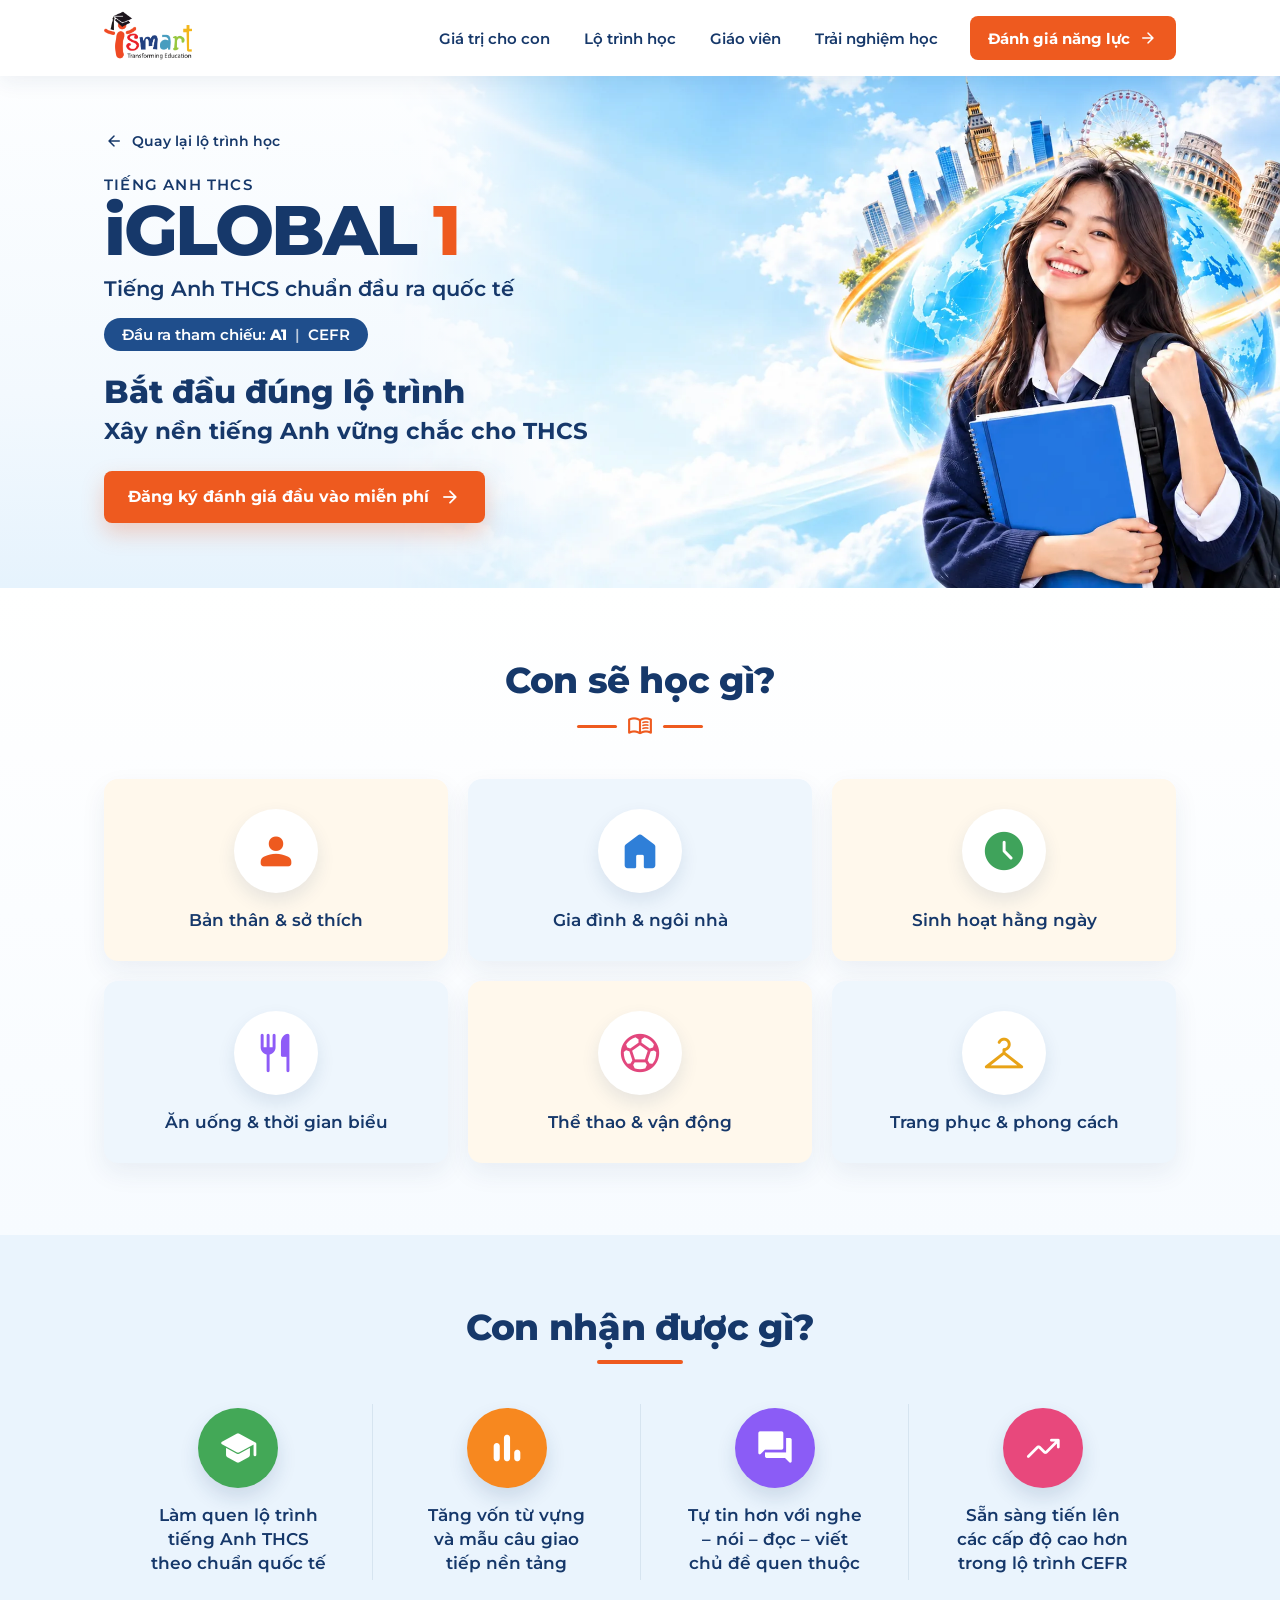
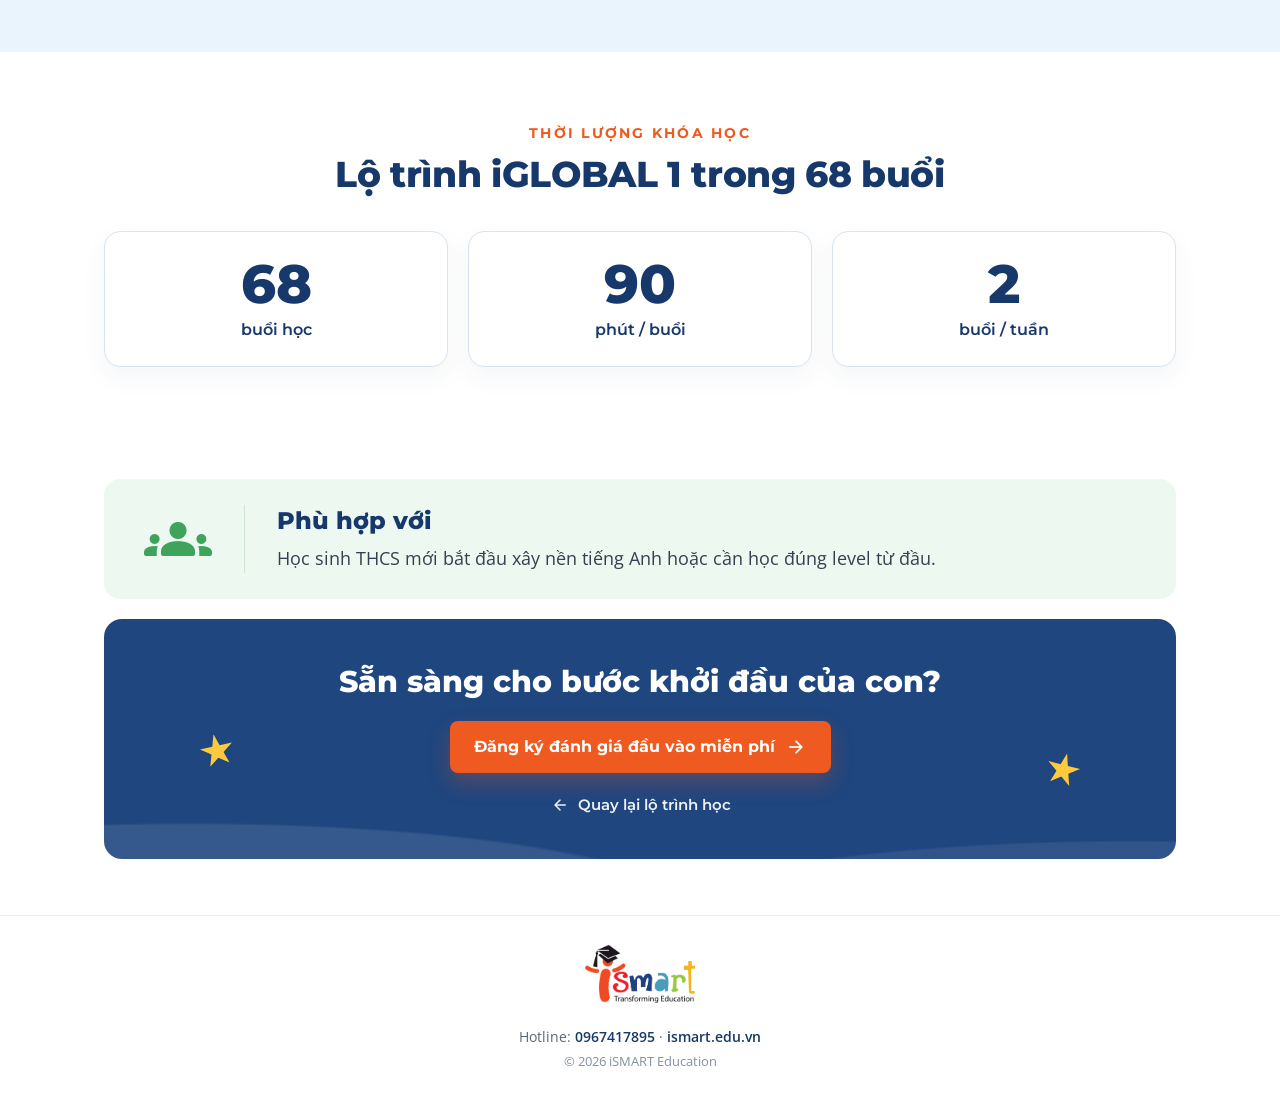
<file: chuong-trinh/iglobal-1/index.html>
<!DOCTYPE html>
<!-- Generated by program-template/build.mjs. Edit programs.json and template.html. -->
<html lang="vi">
<head>
<meta charset="utf-8">
<meta name="viewport" content="width=device-width, initial-scale=1">

<title>iGLOBAL 1 – Tiếng Anh THCS A1 | iSMART</title>
<meta name="description" content="Bắt đầu đúng lộ trình – xây nền tiếng Anh vững chắc cho THCS. Học sinh THCS mới bắt đầu xây nền tiếng Anh hoặc cần học đúng level từ đầu.">
<meta property="og:type" content="website">
<meta property="og:locale" content="vi_VN">
<meta property="og:title" content="iGLOBAL 1 – Tiếng Anh THCS A1 | iSMART">
<meta property="og:description" content="Bắt đầu đúng lộ trình – xây nền tiếng Anh vững chắc cho THCS. Học sinh THCS mới bắt đầu xây nền tiếng Anh hoặc cần học đúng level từ đầu.">
<link rel="icon" href="../../assets/ismart-logo-header.png">
<link rel="preconnect" href="https://fonts.googleapis.com">
<link rel="preconnect" href="https://fonts.gstatic.com" crossorigin>
<link href="https://fonts.googleapis.com/css2?family=Montserrat:wght@600;700;800&amp;family=Open+Sans:wght@400;600;700&amp;display=swap" rel="stylesheet">
<link href="https://fonts.googleapis.com/css2?family=Material+Symbols+Rounded:FILL@1&amp;display=block" rel="stylesheet">
<link href="../../assets/programs/program.css" rel="stylesheet">
<script src="../../assets/programs/program.js" defer></script>
</head>
<body>
<a class="lp-skip" href="#noi-dung">Bỏ qua đến nội dung chính</a>

<header class="lp-header">
  <div class="lp-header-inner">
    <a class="lp-header-logo" href="../../" aria-label="iSMART Global Achievers – Trang chủ">
      <img src="../../assets/ismart-logo-header.png" width="400" height="287" alt="iSMART Transforming Education — A member of EQuest Education">
    </a>
    <nav class="lp-nav" aria-label="Điều hướng chính">
      <a href="../../#ket-qua">Giá trị cho con</a>
      <a href="../../#lo-trinh">Lộ trình học</a>
      <a href="../../#giao-vien">Giáo viên</a>
      <a href="../../#he-sinh-thai">Trải nghiệm học</a>
    </nav>
    <a class="lp-header-cta" href="../../#dang-ky">
      Đánh giá năng lực<span class="material-symbols-rounded" aria-hidden="true">arrow_forward</span>
    </a>
  </div>
</header>

<main id="noi-dung" class="lp-main" tabindex="-1">
<section class="lp-hero" aria-labelledby="lp-title">
  <img class="lp-hero-banner" src="../../assets/programs/iglobal-1-banner.webp" srcset="../../assets/programs/iglobal-1-banner-960.webp 960w, ../../assets/programs/iglobal-1-banner.webp 1664w" sizes="(max-width: 860px) 100vw, 1000px" width="1664" height="951" alt="Nữ sinh ôm sách xanh trước quả địa cầu và các địa danh quốc tế" fetchpriority="high" decoding="async">
  <div class="lp-container lp-hero-inner">
    <a class="lp-back" href="../../#lo-trinh">
      <span class="material-symbols-rounded" aria-hidden="true">arrow_back</span>Quay lại lộ trình học
    </a>
    <div class="lp-hero-copy">
      <p class="lp-eyebrow">Tiếng Anh THCS</p>
      <h1 id="lp-title" class="lp-title"><span class="lp-title-brand">iGLOBAL</span> <span class="lp-title-num">1</span></h1>
      <p class="lp-subtitle">Tiếng Anh THCS chuẩn đầu ra quốc tế</p>
      <p class="lp-badge">Đầu ra tham chiếu: <strong>A1</strong> <span aria-hidden="true">|</span> CEFR</p>
      <p class="lp-tagline"><span class="lp-tagline-lead">Bắt đầu đúng lộ trình</span><span class="lp-sr"> – </span><span class="lp-tagline-rest">xây nền tiếng Anh vững chắc cho THCS</span></p>
      <a class="lp-cta" href="../../#dang-ky">
        Đăng ký đánh giá đầu vào miễn phí<span class="material-symbols-rounded" aria-hidden="true">arrow_forward</span>
      </a>
    </div>
  </div>
</section>

<section class="lp-section lp-topics" aria-labelledby="lp-topics-title">
  <div class="lp-container">
    <h2 id="lp-topics-title" class="lp-section-title">Con sẽ học gì?</h2>
    <span class="lp-title-deco lp-title-deco--book" aria-hidden="true"><span class="material-symbols-rounded">menu_book</span></span>
    <ol class="lp-topic-grid"><li class="lp-topic"><span class="lp-topic-icon lp-tone-1" aria-hidden="true"><span class="material-symbols-rounded">person</span></span><span class="lp-topic-text">Bản thân &amp; sở thích</span></li>
<li class="lp-topic"><span class="lp-topic-icon lp-tone-2" aria-hidden="true"><span class="material-symbols-rounded">home</span></span><span class="lp-topic-text">Gia đình &amp; ngôi nhà</span></li>
<li class="lp-topic"><span class="lp-topic-icon lp-tone-3" aria-hidden="true"><span class="material-symbols-rounded">schedule</span></span><span class="lp-topic-text">Sinh hoạt hằng ngày</span></li>
<li class="lp-topic"><span class="lp-topic-icon lp-tone-4" aria-hidden="true"><span class="material-symbols-rounded">restaurant</span></span><span class="lp-topic-text">Ăn uống &amp; thời gian biểu</span></li>
<li class="lp-topic"><span class="lp-topic-icon lp-tone-5" aria-hidden="true"><span class="material-symbols-rounded">sports_soccer</span></span><span class="lp-topic-text">Thể thao &amp; vận động</span></li>
<li class="lp-topic"><span class="lp-topic-icon lp-tone-6" aria-hidden="true"><span class="material-symbols-rounded">checkroom</span></span><span class="lp-topic-text">Trang phục &amp; phong cách</span></li></ol>
  </div>
</section>

<section class="lp-section lp-benefits" aria-labelledby="lp-benefits-title">
  <div class="lp-container">
    <h2 id="lp-benefits-title" class="lp-section-title">Con nhận được gì?</h2>
    <span class="lp-title-deco" aria-hidden="true"></span>
    <ul class="lp-benefit-grid"><li class="lp-benefit"><span class="lp-benefit-icon lp-benefit-icon--1" aria-hidden="true"><span class="material-symbols-rounded">school</span></span><span class="lp-benefit-text">Làm quen lộ trình tiếng Anh THCS theo chuẩn quốc tế</span></li>
<li class="lp-benefit"><span class="lp-benefit-icon lp-benefit-icon--2" aria-hidden="true"><span class="material-symbols-rounded">bar_chart</span></span><span class="lp-benefit-text">Tăng vốn từ vựng và mẫu câu giao tiếp nền tảng</span></li>
<li class="lp-benefit"><span class="lp-benefit-icon lp-benefit-icon--3" aria-hidden="true"><span class="material-symbols-rounded">forum</span></span><span class="lp-benefit-text">Tự tin hơn với nghe – nói – đọc – viết chủ đề quen thuộc</span></li>
<li class="lp-benefit"><span class="lp-benefit-icon lp-benefit-icon--4" aria-hidden="true"><span class="material-symbols-rounded">trending_up</span></span><span class="lp-benefit-text">Sẵn sàng tiến lên các cấp độ cao hơn trong lộ trình CEFR</span></li></ul>
  </div>
</section>

<section class="lp-section lp-duration" aria-labelledby="lp-duration-title">
  <div class="lp-container">
    <p class="lp-duration-eyebrow">Thời lượng khóa học</p>
    <h2 id="lp-duration-title" class="lp-section-title">Lộ trình iGLOBAL 1 trong 68 buổi</h2>
    <ul class="lp-duration-grid">
      <li class="lp-duration-card"><strong>68</strong><span>buổi học</span></li>
      <li class="lp-duration-card"><strong>90</strong><span>phút / buổi</span></li>
      <li class="lp-duration-card"><strong>2</strong><span>buổi / tuần</span></li>
    </ul>
  </div>
</section>

<section class="lp-audience" aria-labelledby="lp-audience-title">
  <div class="lp-container">
    <div class="lp-audience-box">
      <span class="lp-audience-icon" aria-hidden="true"><span class="material-symbols-rounded">groups</span></span>
      <div class="lp-audience-body">
        <h2 id="lp-audience-title" class="lp-audience-title">Phù hợp với</h2>
        <p class="lp-audience-text">Học sinh THCS mới bắt đầu xây nền tiếng Anh hoặc cần học đúng level từ đầu.</p>
      </div>
    </div>
  </div>
</section>

<section class="lp-final" aria-labelledby="lp-final-title">
  <div class="lp-container">
    <div class="lp-final-box">
      <span class="lp-final-star lp-final-star--left" aria-hidden="true"></span>
      <span class="lp-final-star lp-final-star--right" aria-hidden="true"></span>
      <h2 id="lp-final-title" class="lp-final-title">Sẵn sàng cho bước khởi đầu của con?</h2>
      <a class="lp-cta" href="../../#dang-ky">
        Đăng ký đánh giá đầu vào miễn phí<span class="material-symbols-rounded" aria-hidden="true">arrow_forward</span>
      </a>
      <a class="lp-final-back" href="../../#lo-trinh">
        <span class="material-symbols-rounded" aria-hidden="true">arrow_back</span>Quay lại lộ trình học
      </a>
    </div>
  </div>
</section>

</main>

<footer class="lp-footer">
  <a class="lp-footer-logo" href="../../" aria-label="iSMART Global Achievers – Trang chủ">
    <img src="../../assets/ismart-logo-header.png" width="400" height="287" loading="lazy" alt="iSMART Transforming Education — A member of EQuest Education">
  </a>
  <p class="lp-footer-contact">Hotline: <a href="tel:0967417895">0967417895</a> · <a href="https://ismart.edu.vn">ismart.edu.vn</a></p>
  <p class="lp-footer-copy">© 2026 iSMART Education</p>
</footer>
</body>
</html>
</file>
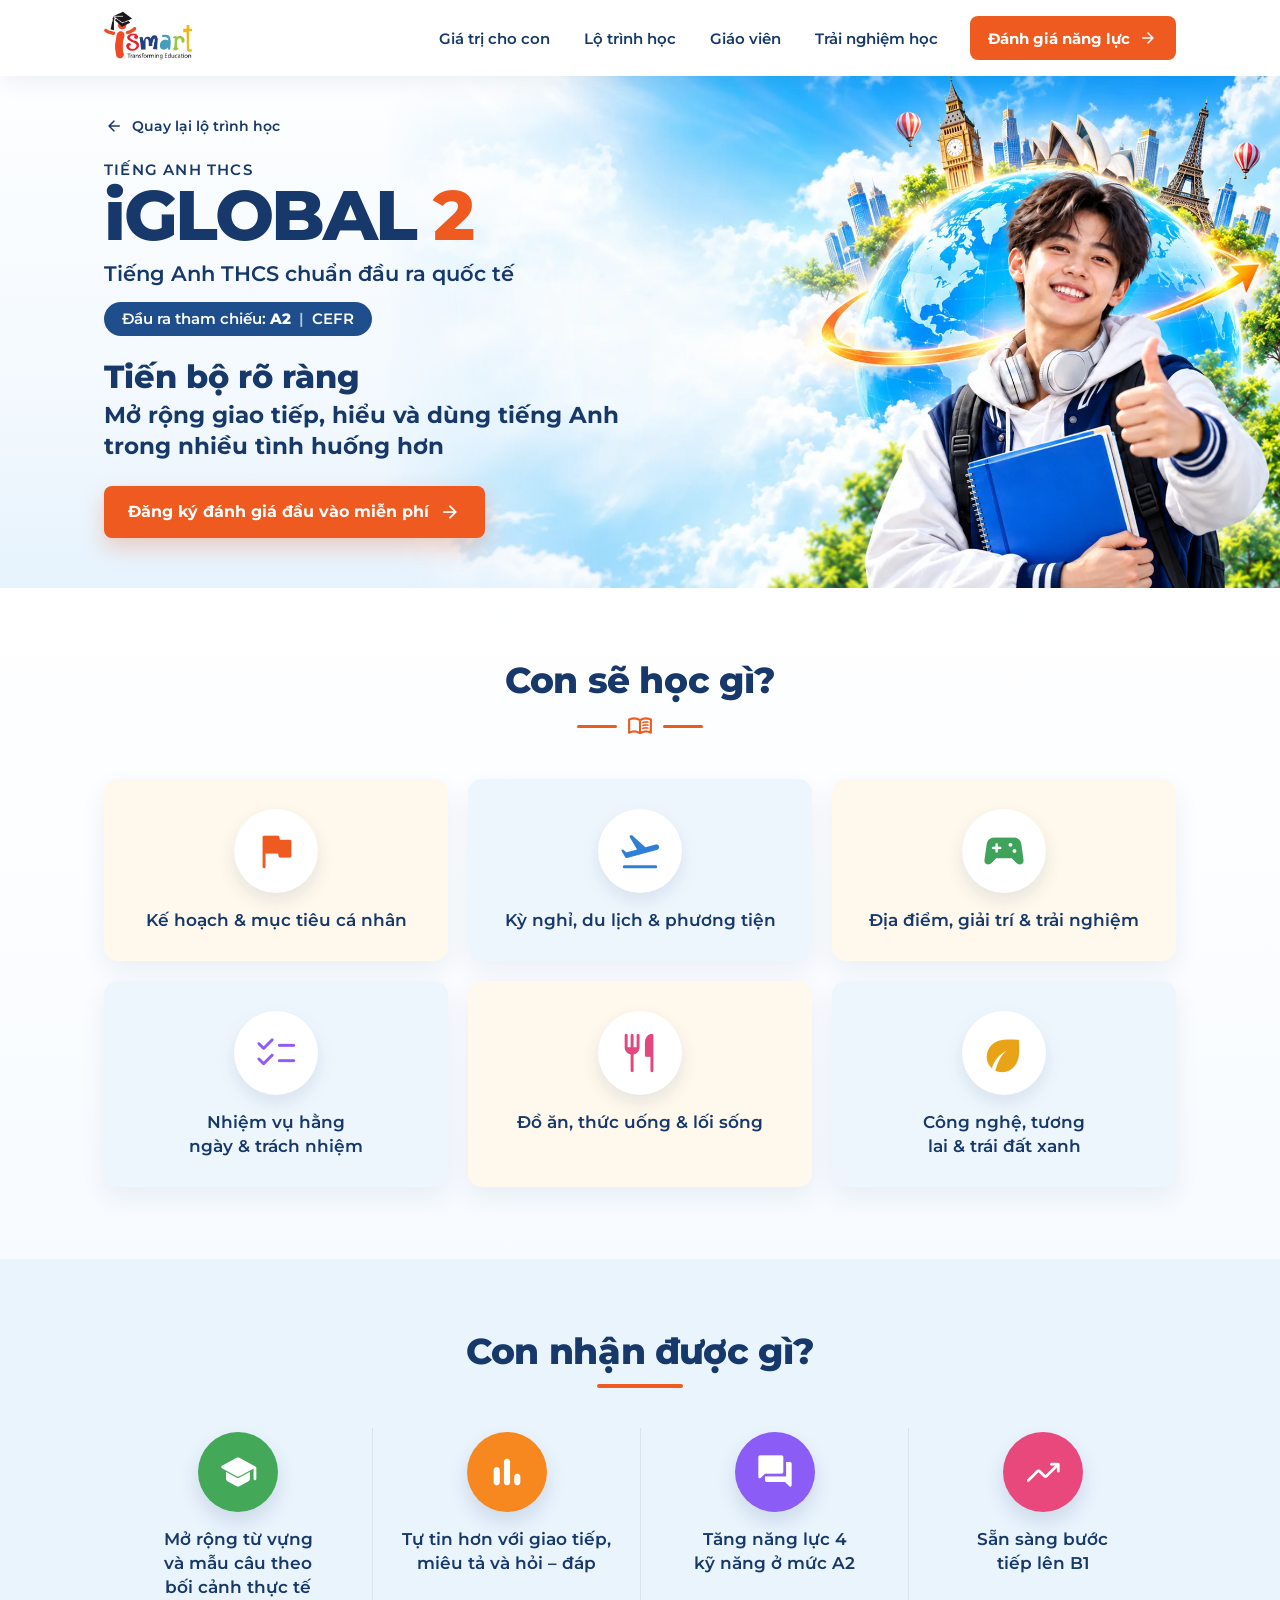
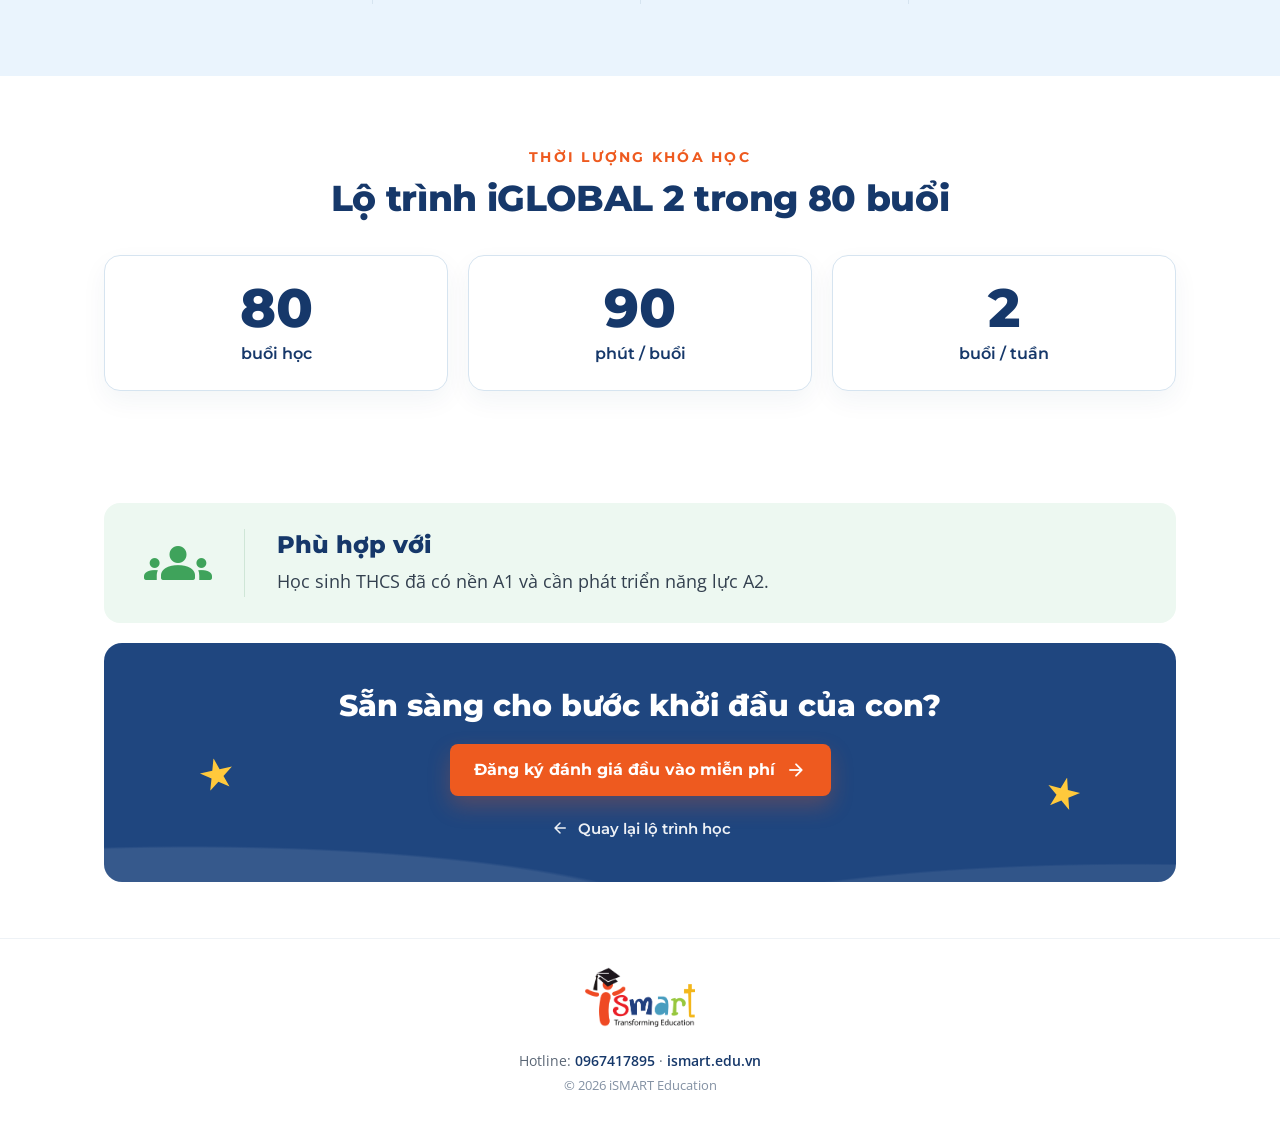
<file: chuong-trinh/iglobal-2/index.html>
<!DOCTYPE html>
<!-- Generated by program-template/build.mjs. Edit programs.json and template.html. -->
<html lang="vi">
<head>
<meta charset="utf-8">
<meta name="viewport" content="width=device-width, initial-scale=1">

<title>iGLOBAL 2 – Tiếng Anh THCS A2 | iSMART</title>
<meta name="description" content="Tiến bộ rõ ràng – mở rộng giao tiếp, hiểu và dùng tiếng Anh trong nhiều tình huống hơn. Học sinh THCS đã có nền A1 và cần phát triển năng lực A2.">
<meta property="og:type" content="website">
<meta property="og:locale" content="vi_VN">
<meta property="og:title" content="iGLOBAL 2 – Tiếng Anh THCS A2 | iSMART">
<meta property="og:description" content="Tiến bộ rõ ràng – mở rộng giao tiếp, hiểu và dùng tiếng Anh trong nhiều tình huống hơn. Học sinh THCS đã có nền A1 và cần phát triển năng lực A2.">
<link rel="icon" href="../../assets/ismart-logo-header.png">
<link rel="preconnect" href="https://fonts.googleapis.com">
<link rel="preconnect" href="https://fonts.gstatic.com" crossorigin>
<link href="https://fonts.googleapis.com/css2?family=Montserrat:wght@600;700;800&amp;family=Open+Sans:wght@400;600;700&amp;display=swap" rel="stylesheet">
<link href="https://fonts.googleapis.com/css2?family=Material+Symbols+Rounded:FILL@1&amp;display=block" rel="stylesheet">
<link href="../../assets/programs/program.css" rel="stylesheet">
<script src="../../assets/programs/program.js" defer></script>
</head>
<body>
<a class="lp-skip" href="#noi-dung">Bỏ qua đến nội dung chính</a>

<header class="lp-header">
  <div class="lp-header-inner">
    <a class="lp-header-logo" href="../../" aria-label="iSMART Global Achievers – Trang chủ">
      <img src="../../assets/ismart-logo-header.png" width="400" height="287" alt="iSMART Transforming Education — A member of EQuest Education">
    </a>
    <nav class="lp-nav" aria-label="Điều hướng chính">
      <a href="../../#ket-qua">Giá trị cho con</a>
      <a href="../../#lo-trinh">Lộ trình học</a>
      <a href="../../#giao-vien">Giáo viên</a>
      <a href="../../#he-sinh-thai">Trải nghiệm học</a>
    </nav>
    <a class="lp-header-cta" href="../../#dang-ky">
      Đánh giá năng lực<span class="material-symbols-rounded" aria-hidden="true">arrow_forward</span>
    </a>
  </div>
</header>

<main id="noi-dung" class="lp-main" tabindex="-1">
<section class="lp-hero" aria-labelledby="lp-title">
  <img class="lp-hero-banner" src="../../assets/programs/iglobal-2-banner.webp" srcset="../../assets/programs/iglobal-2-banner-960.webp 960w, ../../assets/programs/iglobal-2-banner.webp 1664w" sizes="(max-width: 860px) 100vw, 1000px" width="1664" height="951" alt="Nam sinh đeo tai nghe, ôm sách và giơ ngón tay cái trước quả địa cầu" fetchpriority="high" decoding="async">
  <div class="lp-container lp-hero-inner">
    <a class="lp-back" href="../../#lo-trinh">
      <span class="material-symbols-rounded" aria-hidden="true">arrow_back</span>Quay lại lộ trình học
    </a>
    <div class="lp-hero-copy">
      <p class="lp-eyebrow">Tiếng Anh THCS</p>
      <h1 id="lp-title" class="lp-title"><span class="lp-title-brand">iGLOBAL</span> <span class="lp-title-num">2</span></h1>
      <p class="lp-subtitle">Tiếng Anh THCS chuẩn đầu ra quốc tế</p>
      <p class="lp-badge">Đầu ra tham chiếu: <strong>A2</strong> <span aria-hidden="true">|</span> CEFR</p>
      <p class="lp-tagline"><span class="lp-tagline-lead">Tiến bộ rõ ràng</span><span class="lp-sr"> – </span><span class="lp-tagline-rest">mở rộng giao tiếp, hiểu và dùng tiếng Anh trong nhiều tình huống hơn</span></p>
      <a class="lp-cta" href="../../#dang-ky">
        Đăng ký đánh giá đầu vào miễn phí<span class="material-symbols-rounded" aria-hidden="true">arrow_forward</span>
      </a>
    </div>
  </div>
</section>

<section class="lp-section lp-topics" aria-labelledby="lp-topics-title">
  <div class="lp-container">
    <h2 id="lp-topics-title" class="lp-section-title">Con sẽ học gì?</h2>
    <span class="lp-title-deco lp-title-deco--book" aria-hidden="true"><span class="material-symbols-rounded">menu_book</span></span>
    <ol class="lp-topic-grid"><li class="lp-topic"><span class="lp-topic-icon lp-tone-1" aria-hidden="true"><span class="material-symbols-rounded">flag</span></span><span class="lp-topic-text">Kế hoạch &amp; mục tiêu cá nhân</span></li>
<li class="lp-topic"><span class="lp-topic-icon lp-tone-2" aria-hidden="true"><span class="material-symbols-rounded">flight_takeoff</span></span><span class="lp-topic-text">Kỳ nghỉ, du lịch &amp; phương tiện</span></li>
<li class="lp-topic"><span class="lp-topic-icon lp-tone-3" aria-hidden="true"><span class="material-symbols-rounded">sports_esports</span></span><span class="lp-topic-text">Địa điểm, giải trí &amp; trải nghiệm</span></li>
<li class="lp-topic"><span class="lp-topic-icon lp-tone-4" aria-hidden="true"><span class="material-symbols-rounded">checklist</span></span><span class="lp-topic-text">Nhiệm vụ hằng ngày &amp; trách nhiệm</span></li>
<li class="lp-topic"><span class="lp-topic-icon lp-tone-5" aria-hidden="true"><span class="material-symbols-rounded">restaurant</span></span><span class="lp-topic-text">Đồ ăn, thức uống &amp; lối sống</span></li>
<li class="lp-topic"><span class="lp-topic-icon lp-tone-6" aria-hidden="true"><span class="material-symbols-rounded">eco</span></span><span class="lp-topic-text">Công nghệ, tương lai &amp; trái đất xanh</span></li></ol>
  </div>
</section>

<section class="lp-section lp-benefits" aria-labelledby="lp-benefits-title">
  <div class="lp-container">
    <h2 id="lp-benefits-title" class="lp-section-title">Con nhận được gì?</h2>
    <span class="lp-title-deco" aria-hidden="true"></span>
    <ul class="lp-benefit-grid"><li class="lp-benefit"><span class="lp-benefit-icon lp-benefit-icon--1" aria-hidden="true"><span class="material-symbols-rounded">school</span></span><span class="lp-benefit-text">Mở rộng từ vựng và mẫu câu theo bối cảnh thực tế</span></li>
<li class="lp-benefit"><span class="lp-benefit-icon lp-benefit-icon--2" aria-hidden="true"><span class="material-symbols-rounded">bar_chart</span></span><span class="lp-benefit-text">Tự tin hơn với giao tiếp, miêu tả và hỏi – đáp</span></li>
<li class="lp-benefit"><span class="lp-benefit-icon lp-benefit-icon--3" aria-hidden="true"><span class="material-symbols-rounded">forum</span></span><span class="lp-benefit-text">Tăng năng lực 4 kỹ năng ở mức A2</span></li>
<li class="lp-benefit"><span class="lp-benefit-icon lp-benefit-icon--4" aria-hidden="true"><span class="material-symbols-rounded">trending_up</span></span><span class="lp-benefit-text">Sẵn sàng bước tiếp lên B1</span></li></ul>
  </div>
</section>

<section class="lp-section lp-duration" aria-labelledby="lp-duration-title">
  <div class="lp-container">
    <p class="lp-duration-eyebrow">Thời lượng khóa học</p>
    <h2 id="lp-duration-title" class="lp-section-title">Lộ trình iGLOBAL 2 trong 80 buổi</h2>
    <ul class="lp-duration-grid">
      <li class="lp-duration-card"><strong>80</strong><span>buổi học</span></li>
      <li class="lp-duration-card"><strong>90</strong><span>phút / buổi</span></li>
      <li class="lp-duration-card"><strong>2</strong><span>buổi / tuần</span></li>
    </ul>
  </div>
</section>

<section class="lp-audience" aria-labelledby="lp-audience-title">
  <div class="lp-container">
    <div class="lp-audience-box">
      <span class="lp-audience-icon" aria-hidden="true"><span class="material-symbols-rounded">groups</span></span>
      <div class="lp-audience-body">
        <h2 id="lp-audience-title" class="lp-audience-title">Phù hợp với</h2>
        <p class="lp-audience-text">Học sinh THCS đã có nền A1 và cần phát triển năng lực A2.</p>
      </div>
    </div>
  </div>
</section>

<section class="lp-final" aria-labelledby="lp-final-title">
  <div class="lp-container">
    <div class="lp-final-box">
      <span class="lp-final-star lp-final-star--left" aria-hidden="true"></span>
      <span class="lp-final-star lp-final-star--right" aria-hidden="true"></span>
      <h2 id="lp-final-title" class="lp-final-title">Sẵn sàng cho bước khởi đầu của con?</h2>
      <a class="lp-cta" href="../../#dang-ky">
        Đăng ký đánh giá đầu vào miễn phí<span class="material-symbols-rounded" aria-hidden="true">arrow_forward</span>
      </a>
      <a class="lp-final-back" href="../../#lo-trinh">
        <span class="material-symbols-rounded" aria-hidden="true">arrow_back</span>Quay lại lộ trình học
      </a>
    </div>
  </div>
</section>

</main>

<footer class="lp-footer">
  <a class="lp-footer-logo" href="../../" aria-label="iSMART Global Achievers – Trang chủ">
    <img src="../../assets/ismart-logo-header.png" width="400" height="287" loading="lazy" alt="iSMART Transforming Education — A member of EQuest Education">
  </a>
  <p class="lp-footer-contact">Hotline: <a href="tel:0967417895">0967417895</a> · <a href="https://ismart.edu.vn">ismart.edu.vn</a></p>
  <p class="lp-footer-copy">© 2026 iSMART Education</p>
</footer>
</body>
</html>
</file>
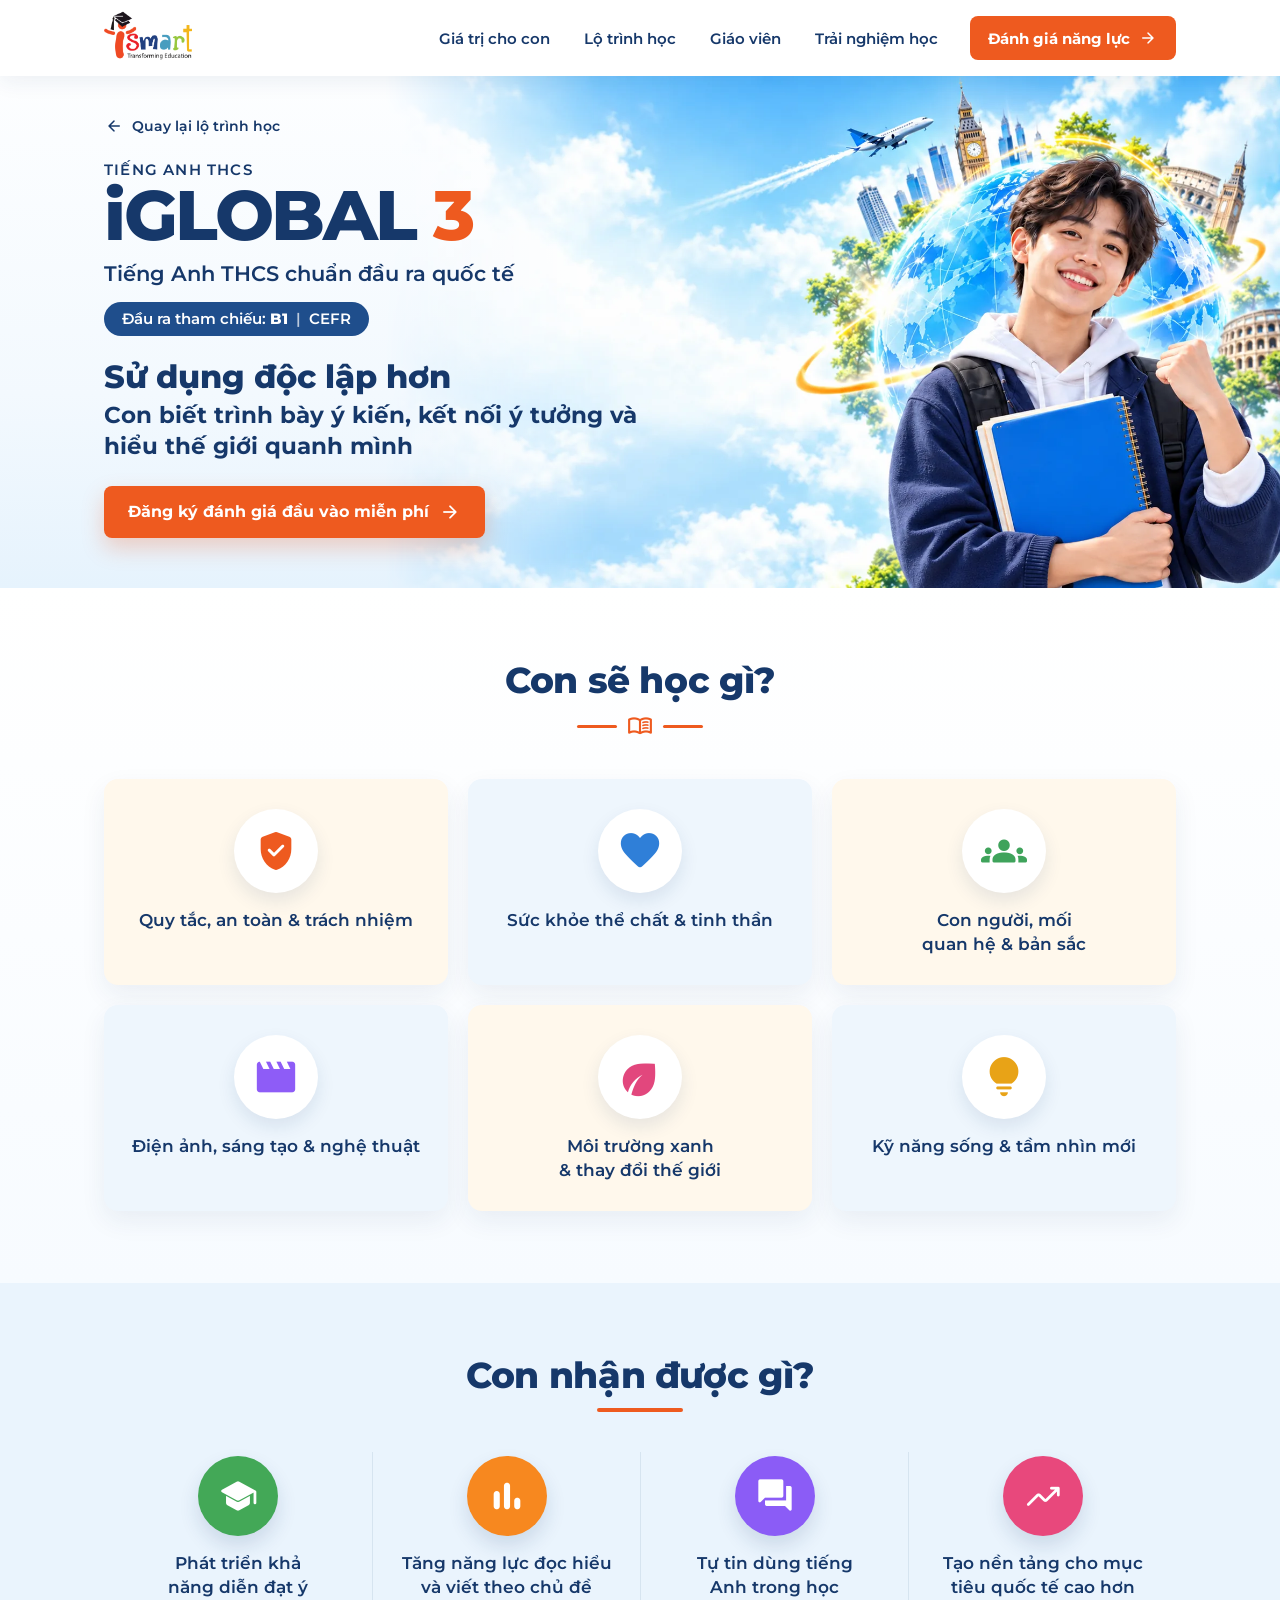
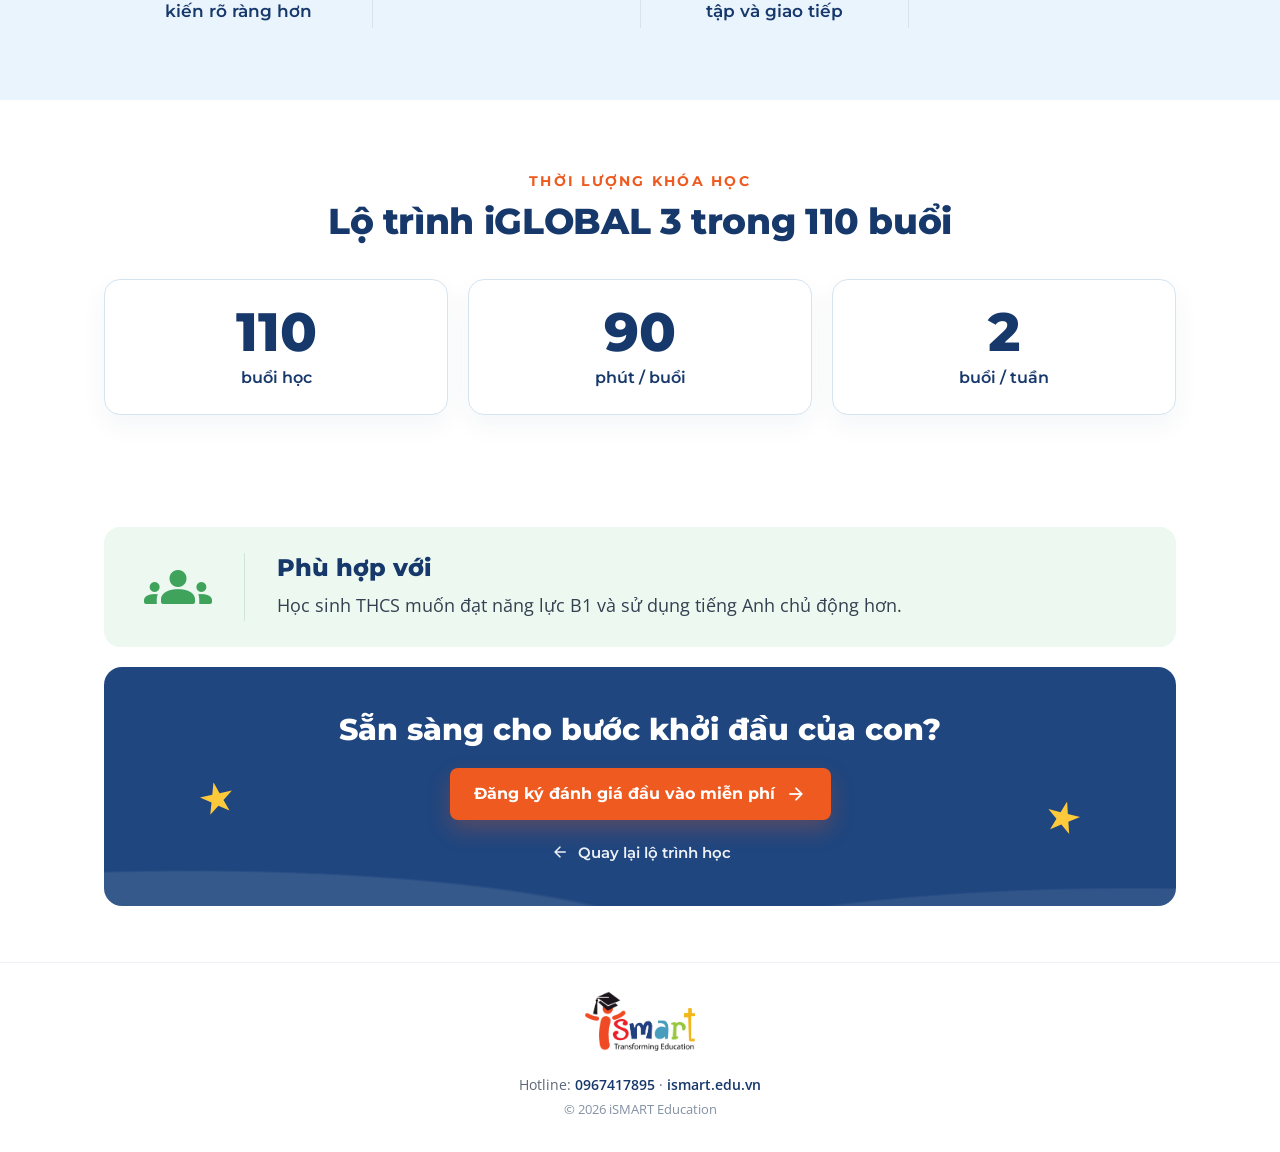
<file: chuong-trinh/iglobal-3/index.html>
<!DOCTYPE html>
<!-- Generated by program-template/build.mjs. Edit programs.json and template.html. -->
<html lang="vi">
<head>
<meta charset="utf-8">
<meta name="viewport" content="width=device-width, initial-scale=1">

<title>iGLOBAL 3 – Tiếng Anh THCS B1 | iSMART</title>
<meta name="description" content="Sử dụng độc lập hơn – con biết trình bày ý kiến, kết nối ý tưởng và hiểu thế giới quanh mình. Học sinh THCS muốn đạt năng lực B1 và sử dụng tiếng Anh chủ động hơn.">
<meta property="og:type" content="website">
<meta property="og:locale" content="vi_VN">
<meta property="og:title" content="iGLOBAL 3 – Tiếng Anh THCS B1 | iSMART">
<meta property="og:description" content="Sử dụng độc lập hơn – con biết trình bày ý kiến, kết nối ý tưởng và hiểu thế giới quanh mình. Học sinh THCS muốn đạt năng lực B1 và sử dụng tiếng Anh chủ động hơn.">
<link rel="icon" href="../../assets/ismart-logo-header.png">
<link rel="preconnect" href="https://fonts.googleapis.com">
<link rel="preconnect" href="https://fonts.gstatic.com" crossorigin>
<link href="https://fonts.googleapis.com/css2?family=Montserrat:wght@600;700;800&amp;family=Open+Sans:wght@400;600;700&amp;display=swap" rel="stylesheet">
<link href="https://fonts.googleapis.com/css2?family=Material+Symbols+Rounded:FILL@1&amp;display=block" rel="stylesheet">
<link href="../../assets/programs/program.css" rel="stylesheet">
<script src="../../assets/programs/program.js" defer></script>
</head>
<body>
<a class="lp-skip" href="#noi-dung">Bỏ qua đến nội dung chính</a>

<header class="lp-header">
  <div class="lp-header-inner">
    <a class="lp-header-logo" href="../../" aria-label="iSMART Global Achievers – Trang chủ">
      <img src="../../assets/ismart-logo-header.png" width="400" height="287" alt="iSMART Transforming Education — A member of EQuest Education">
    </a>
    <nav class="lp-nav" aria-label="Điều hướng chính">
      <a href="../../#ket-qua">Giá trị cho con</a>
      <a href="../../#lo-trinh">Lộ trình học</a>
      <a href="../../#giao-vien">Giáo viên</a>
      <a href="../../#he-sinh-thai">Trải nghiệm học</a>
    </nav>
    <a class="lp-header-cta" href="../../#dang-ky">
      Đánh giá năng lực<span class="material-symbols-rounded" aria-hidden="true">arrow_forward</span>
    </a>
  </div>
</header>

<main id="noi-dung" class="lp-main" tabindex="-1">
<section class="lp-hero" aria-labelledby="lp-title">
  <img class="lp-hero-banner" src="../../assets/programs/iglobal-3-banner.webp" srcset="../../assets/programs/iglobal-3-banner-960.webp 960w, ../../assets/programs/iglobal-3-banner.webp 1664w" sizes="(max-width: 860px) 100vw, 1000px" width="1664" height="951" alt="Nam sinh mặc hoodie trắng, ôm sách và giơ nắm tay tự tin trước quả địa cầu" fetchpriority="high" decoding="async">
  <div class="lp-container lp-hero-inner">
    <a class="lp-back" href="../../#lo-trinh">
      <span class="material-symbols-rounded" aria-hidden="true">arrow_back</span>Quay lại lộ trình học
    </a>
    <div class="lp-hero-copy">
      <p class="lp-eyebrow">Tiếng Anh THCS</p>
      <h1 id="lp-title" class="lp-title"><span class="lp-title-brand">iGLOBAL</span> <span class="lp-title-num">3</span></h1>
      <p class="lp-subtitle">Tiếng Anh THCS chuẩn đầu ra quốc tế</p>
      <p class="lp-badge">Đầu ra tham chiếu: <strong>B1</strong> <span aria-hidden="true">|</span> CEFR</p>
      <p class="lp-tagline"><span class="lp-tagline-lead">Sử dụng độc lập hơn</span><span class="lp-sr"> – </span><span class="lp-tagline-rest">con biết trình bày ý kiến, kết nối ý tưởng và hiểu thế giới quanh mình</span></p>
      <a class="lp-cta" href="../../#dang-ky">
        Đăng ký đánh giá đầu vào miễn phí<span class="material-symbols-rounded" aria-hidden="true">arrow_forward</span>
      </a>
    </div>
  </div>
</section>

<section class="lp-section lp-topics" aria-labelledby="lp-topics-title">
  <div class="lp-container">
    <h2 id="lp-topics-title" class="lp-section-title">Con sẽ học gì?</h2>
    <span class="lp-title-deco lp-title-deco--book" aria-hidden="true"><span class="material-symbols-rounded">menu_book</span></span>
    <ol class="lp-topic-grid"><li class="lp-topic"><span class="lp-topic-icon lp-tone-1" aria-hidden="true"><span class="material-symbols-rounded">verified_user</span></span><span class="lp-topic-text">Quy tắc, an toàn &amp; trách nhiệm</span></li>
<li class="lp-topic"><span class="lp-topic-icon lp-tone-2" aria-hidden="true"><span class="material-symbols-rounded">favorite</span></span><span class="lp-topic-text">Sức khỏe thể chất &amp; tinh thần</span></li>
<li class="lp-topic"><span class="lp-topic-icon lp-tone-3" aria-hidden="true"><span class="material-symbols-rounded">groups</span></span><span class="lp-topic-text">Con người, mối quan hệ &amp; bản sắc</span></li>
<li class="lp-topic"><span class="lp-topic-icon lp-tone-4" aria-hidden="true"><span class="material-symbols-rounded">movie</span></span><span class="lp-topic-text">Điện ảnh, sáng tạo &amp; nghệ thuật</span></li>
<li class="lp-topic"><span class="lp-topic-icon lp-tone-5" aria-hidden="true"><span class="material-symbols-rounded">eco</span></span><span class="lp-topic-text">Môi trường xanh &amp; thay đổi thế giới</span></li>
<li class="lp-topic"><span class="lp-topic-icon lp-tone-6" aria-hidden="true"><span class="material-symbols-rounded">lightbulb</span></span><span class="lp-topic-text">Kỹ năng sống &amp; tầm nhìn mới</span></li></ol>
  </div>
</section>

<section class="lp-section lp-benefits" aria-labelledby="lp-benefits-title">
  <div class="lp-container">
    <h2 id="lp-benefits-title" class="lp-section-title">Con nhận được gì?</h2>
    <span class="lp-title-deco" aria-hidden="true"></span>
    <ul class="lp-benefit-grid"><li class="lp-benefit"><span class="lp-benefit-icon lp-benefit-icon--1" aria-hidden="true"><span class="material-symbols-rounded">school</span></span><span class="lp-benefit-text">Phát triển khả năng diễn đạt ý kiến rõ ràng hơn</span></li>
<li class="lp-benefit"><span class="lp-benefit-icon lp-benefit-icon--2" aria-hidden="true"><span class="material-symbols-rounded">bar_chart</span></span><span class="lp-benefit-text">Tăng năng lực đọc hiểu và viết theo chủ đề</span></li>
<li class="lp-benefit"><span class="lp-benefit-icon lp-benefit-icon--3" aria-hidden="true"><span class="material-symbols-rounded">forum</span></span><span class="lp-benefit-text">Tự tin dùng tiếng Anh trong học tập và giao tiếp</span></li>
<li class="lp-benefit"><span class="lp-benefit-icon lp-benefit-icon--4" aria-hidden="true"><span class="material-symbols-rounded">trending_up</span></span><span class="lp-benefit-text">Tạo nền tảng cho mục tiêu quốc tế cao hơn</span></li></ul>
  </div>
</section>

<section class="lp-section lp-duration" aria-labelledby="lp-duration-title">
  <div class="lp-container">
    <p class="lp-duration-eyebrow">Thời lượng khóa học</p>
    <h2 id="lp-duration-title" class="lp-section-title">Lộ trình iGLOBAL 3 trong 110 buổi</h2>
    <ul class="lp-duration-grid">
      <li class="lp-duration-card"><strong>110</strong><span>buổi học</span></li>
      <li class="lp-duration-card"><strong>90</strong><span>phút / buổi</span></li>
      <li class="lp-duration-card"><strong>2</strong><span>buổi / tuần</span></li>
    </ul>
  </div>
</section>

<section class="lp-audience" aria-labelledby="lp-audience-title">
  <div class="lp-container">
    <div class="lp-audience-box">
      <span class="lp-audience-icon" aria-hidden="true"><span class="material-symbols-rounded">groups</span></span>
      <div class="lp-audience-body">
        <h2 id="lp-audience-title" class="lp-audience-title">Phù hợp với</h2>
        <p class="lp-audience-text">Học sinh THCS muốn đạt năng lực B1 và sử dụng tiếng Anh chủ động hơn.</p>
      </div>
    </div>
  </div>
</section>

<section class="lp-final" aria-labelledby="lp-final-title">
  <div class="lp-container">
    <div class="lp-final-box">
      <span class="lp-final-star lp-final-star--left" aria-hidden="true"></span>
      <span class="lp-final-star lp-final-star--right" aria-hidden="true"></span>
      <h2 id="lp-final-title" class="lp-final-title">Sẵn sàng cho bước khởi đầu của con?</h2>
      <a class="lp-cta" href="../../#dang-ky">
        Đăng ký đánh giá đầu vào miễn phí<span class="material-symbols-rounded" aria-hidden="true">arrow_forward</span>
      </a>
      <a class="lp-final-back" href="../../#lo-trinh">
        <span class="material-symbols-rounded" aria-hidden="true">arrow_back</span>Quay lại lộ trình học
      </a>
    </div>
  </div>
</section>

</main>

<footer class="lp-footer">
  <a class="lp-footer-logo" href="../../" aria-label="iSMART Global Achievers – Trang chủ">
    <img src="../../assets/ismart-logo-header.png" width="400" height="287" loading="lazy" alt="iSMART Transforming Education — A member of EQuest Education">
  </a>
  <p class="lp-footer-contact">Hotline: <a href="tel:0967417895">0967417895</a> · <a href="https://ismart.edu.vn">ismart.edu.vn</a></p>
  <p class="lp-footer-copy">© 2026 iSMART Education</p>
</footer>
</body>
</html>
</file>
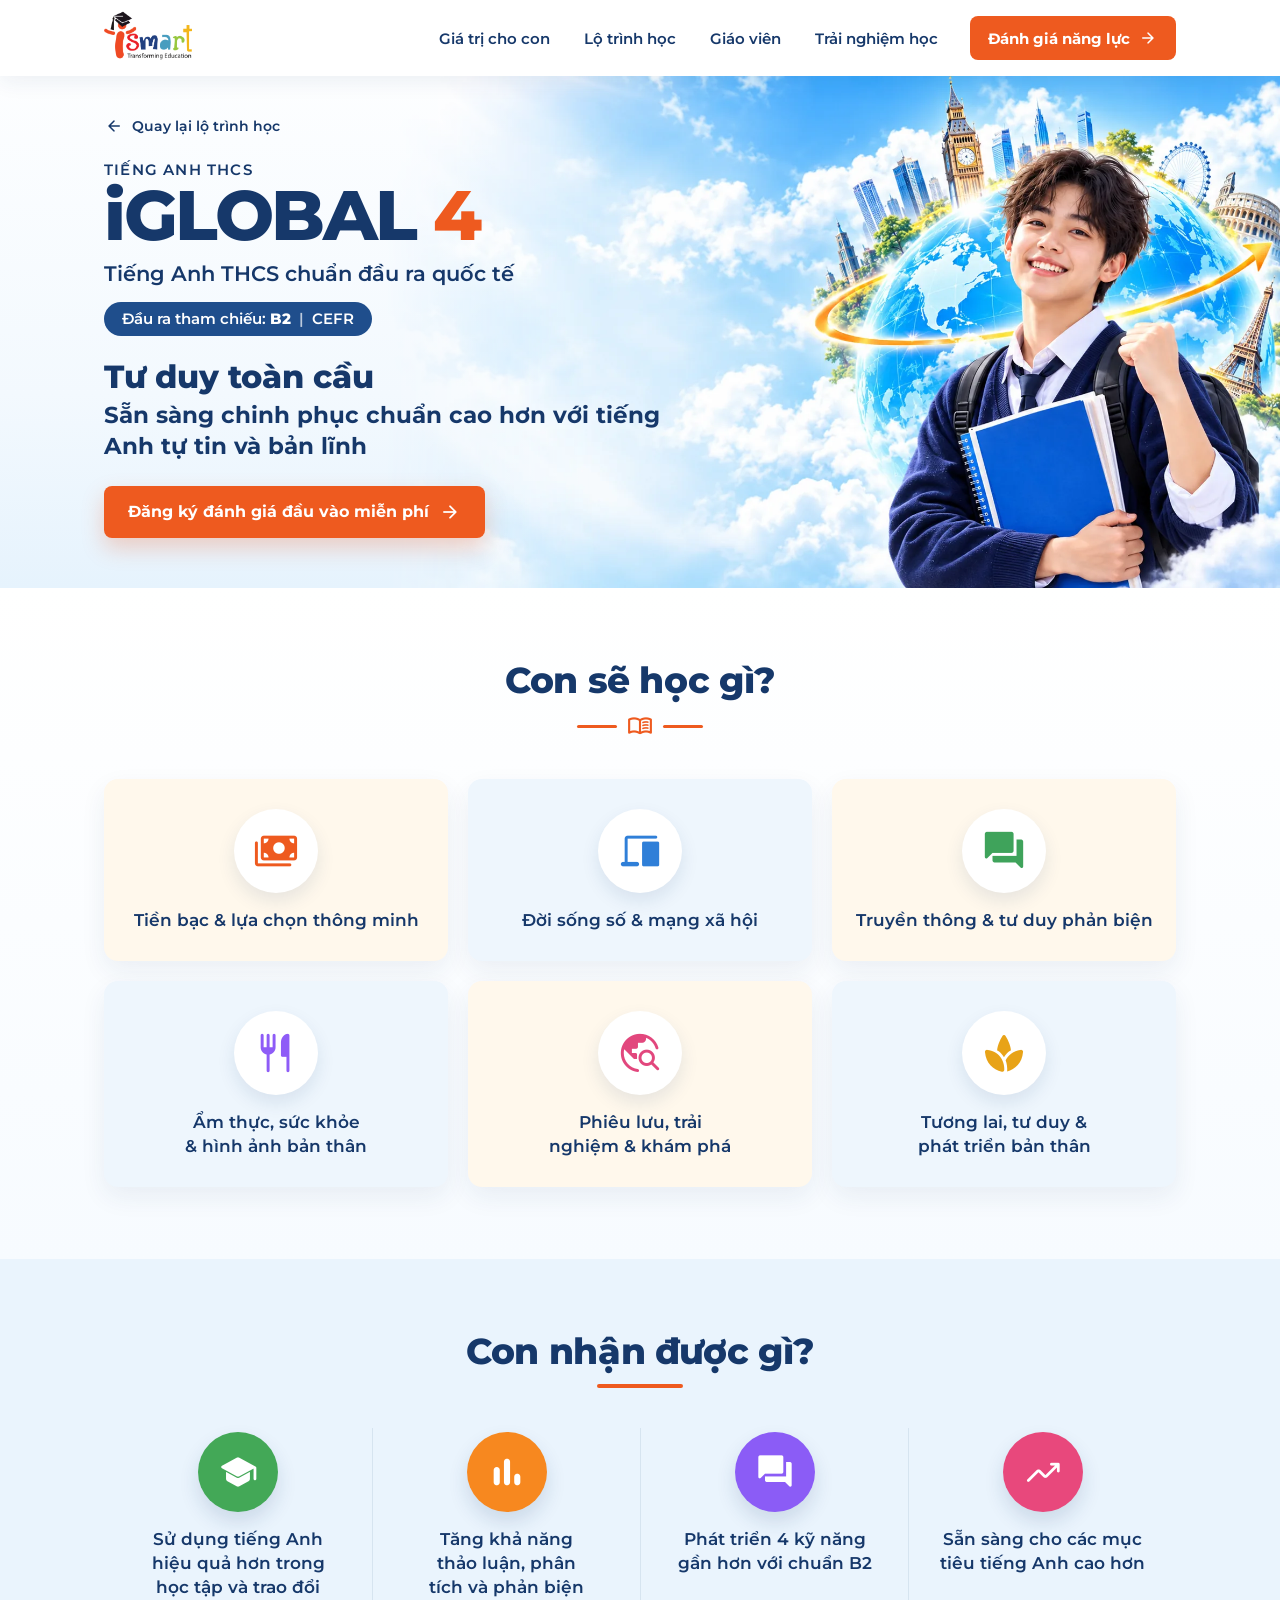
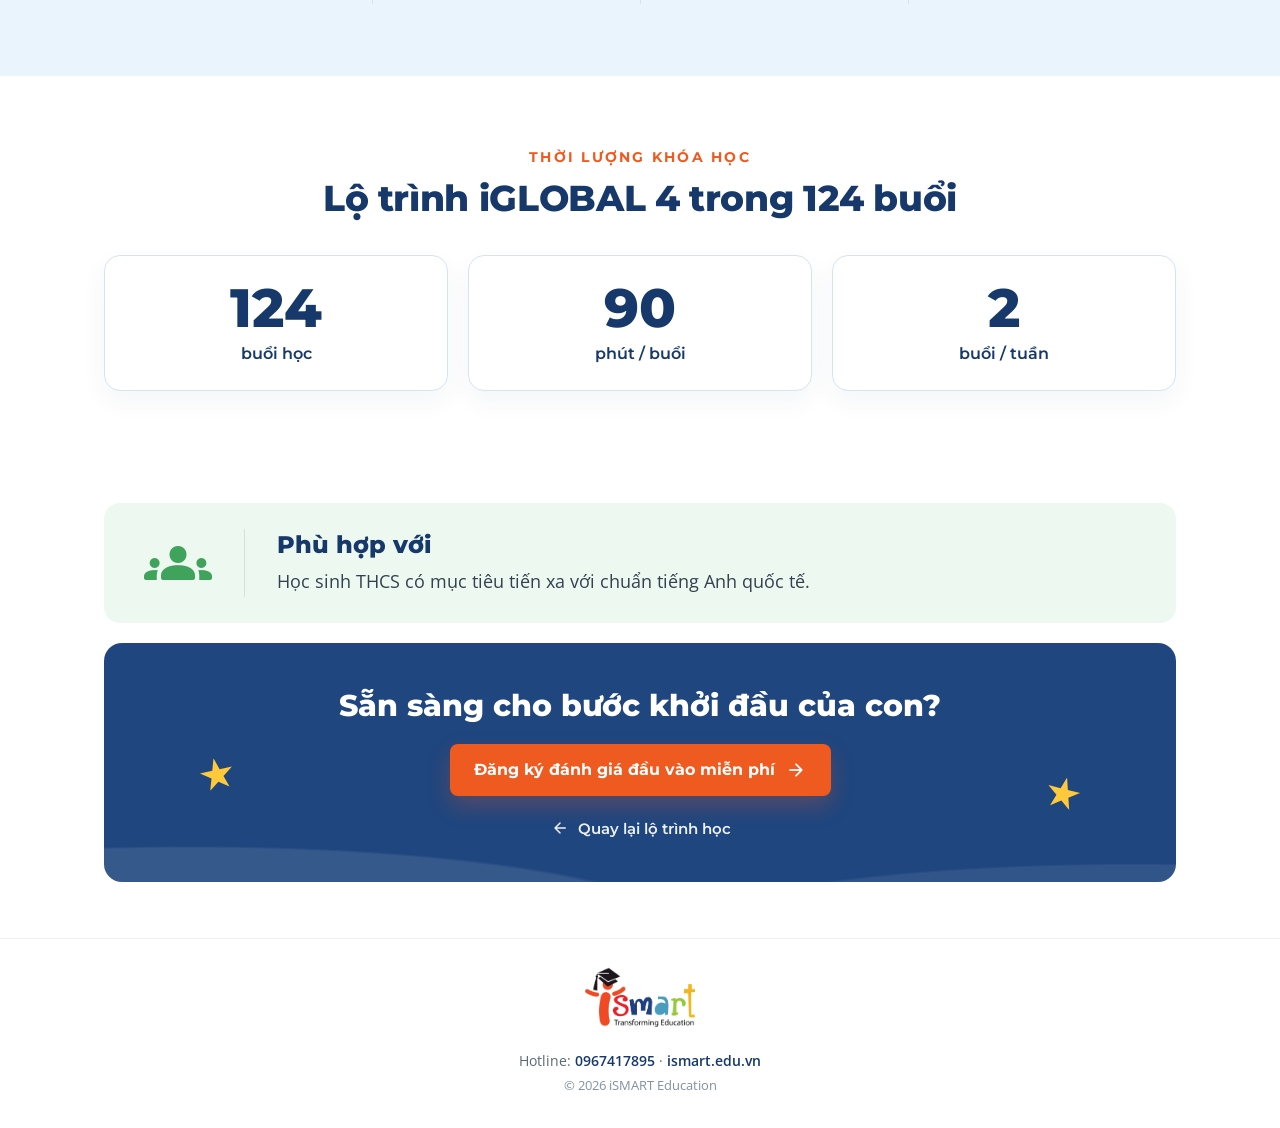
<file: chuong-trinh/iglobal-4/index.html>
<!DOCTYPE html>
<!-- Generated by program-template/build.mjs. Edit programs.json and template.html. -->
<html lang="vi">
<head>
<meta charset="utf-8">
<meta name="viewport" content="width=device-width, initial-scale=1">

<title>iGLOBAL 4 – Tiếng Anh THCS B2 | iSMART</title>
<meta name="description" content="Tư duy toàn cầu – sẵn sàng chinh phục chuẩn cao hơn với tiếng Anh tự tin và bản lĩnh. Học sinh THCS có mục tiêu tiến xa với chuẩn tiếng Anh quốc tế.">
<meta property="og:type" content="website">
<meta property="og:locale" content="vi_VN">
<meta property="og:title" content="iGLOBAL 4 – Tiếng Anh THCS B2 | iSMART">
<meta property="og:description" content="Tư duy toàn cầu – sẵn sàng chinh phục chuẩn cao hơn với tiếng Anh tự tin và bản lĩnh. Học sinh THCS có mục tiêu tiến xa với chuẩn tiếng Anh quốc tế.">
<link rel="icon" href="../../assets/ismart-logo-header.png">
<link rel="preconnect" href="https://fonts.googleapis.com">
<link rel="preconnect" href="https://fonts.gstatic.com" crossorigin>
<link href="https://fonts.googleapis.com/css2?family=Montserrat:wght@600;700;800&amp;family=Open+Sans:wght@400;600;700&amp;display=swap" rel="stylesheet">
<link href="https://fonts.googleapis.com/css2?family=Material+Symbols+Rounded:FILL@1&amp;display=block" rel="stylesheet">
<link href="../../assets/programs/program.css" rel="stylesheet">
<script src="../../assets/programs/program.js" defer></script>
</head>
<body>
<a class="lp-skip" href="#noi-dung">Bỏ qua đến nội dung chính</a>

<header class="lp-header">
  <div class="lp-header-inner">
    <a class="lp-header-logo" href="../../" aria-label="iSMART Global Achievers – Trang chủ">
      <img src="../../assets/ismart-logo-header.png" width="400" height="287" alt="iSMART Transforming Education — A member of EQuest Education">
    </a>
    <nav class="lp-nav" aria-label="Điều hướng chính">
      <a href="../../#ket-qua">Giá trị cho con</a>
      <a href="../../#lo-trinh">Lộ trình học</a>
      <a href="../../#giao-vien">Giáo viên</a>
      <a href="../../#he-sinh-thai">Trải nghiệm học</a>
    </nav>
    <a class="lp-header-cta" href="../../#dang-ky">
      Đánh giá năng lực<span class="material-symbols-rounded" aria-hidden="true">arrow_forward</span>
    </a>
  </div>
</header>

<main id="noi-dung" class="lp-main" tabindex="-1">
<section class="lp-hero" aria-labelledby="lp-title">
  <img class="lp-hero-banner" src="../../assets/programs/iglobal-4-banner.webp" srcset="../../assets/programs/iglobal-4-banner-960.webp 960w, ../../assets/programs/iglobal-4-banner.webp 1664w" sizes="(max-width: 860px) 100vw, 1000px" width="1664" height="951" alt="Nam sinh mặc đồng phục và cà vạt, ôm sách trước quả địa cầu và đường chân trời quốc tế" fetchpriority="high" decoding="async">
  <div class="lp-container lp-hero-inner">
    <a class="lp-back" href="../../#lo-trinh">
      <span class="material-symbols-rounded" aria-hidden="true">arrow_back</span>Quay lại lộ trình học
    </a>
    <div class="lp-hero-copy">
      <p class="lp-eyebrow">Tiếng Anh THCS</p>
      <h1 id="lp-title" class="lp-title"><span class="lp-title-brand">iGLOBAL</span> <span class="lp-title-num">4</span></h1>
      <p class="lp-subtitle">Tiếng Anh THCS chuẩn đầu ra quốc tế</p>
      <p class="lp-badge">Đầu ra tham chiếu: <strong>B2</strong> <span aria-hidden="true">|</span> CEFR</p>
      <p class="lp-tagline"><span class="lp-tagline-lead">Tư duy toàn cầu</span><span class="lp-sr"> – </span><span class="lp-tagline-rest">sẵn sàng chinh phục chuẩn cao hơn với tiếng Anh tự tin và bản lĩnh</span></p>
      <a class="lp-cta" href="../../#dang-ky">
        Đăng ký đánh giá đầu vào miễn phí<span class="material-symbols-rounded" aria-hidden="true">arrow_forward</span>
      </a>
    </div>
  </div>
</section>

<section class="lp-section lp-topics" aria-labelledby="lp-topics-title">
  <div class="lp-container">
    <h2 id="lp-topics-title" class="lp-section-title">Con sẽ học gì?</h2>
    <span class="lp-title-deco lp-title-deco--book" aria-hidden="true"><span class="material-symbols-rounded">menu_book</span></span>
    <ol class="lp-topic-grid"><li class="lp-topic"><span class="lp-topic-icon lp-tone-1" aria-hidden="true"><span class="material-symbols-rounded">payments</span></span><span class="lp-topic-text">Tiền bạc &amp; lựa chọn thông minh</span></li>
<li class="lp-topic"><span class="lp-topic-icon lp-tone-2" aria-hidden="true"><span class="material-symbols-rounded">devices</span></span><span class="lp-topic-text">Đời sống số &amp; mạng xã hội</span></li>
<li class="lp-topic"><span class="lp-topic-icon lp-tone-3" aria-hidden="true"><span class="material-symbols-rounded">forum</span></span><span class="lp-topic-text">Truyền thông &amp; tư duy phản biện</span></li>
<li class="lp-topic"><span class="lp-topic-icon lp-tone-4" aria-hidden="true"><span class="material-symbols-rounded">restaurant</span></span><span class="lp-topic-text">Ẩm thực, sức khỏe &amp; hình ảnh bản thân</span></li>
<li class="lp-topic"><span class="lp-topic-icon lp-tone-5" aria-hidden="true"><span class="material-symbols-rounded">travel_explore</span></span><span class="lp-topic-text">Phiêu lưu, trải nghiệm &amp; khám phá</span></li>
<li class="lp-topic"><span class="lp-topic-icon lp-tone-6" aria-hidden="true"><span class="material-symbols-rounded">spa</span></span><span class="lp-topic-text">Tương lai, tư duy &amp; phát triển bản thân</span></li></ol>
  </div>
</section>

<section class="lp-section lp-benefits" aria-labelledby="lp-benefits-title">
  <div class="lp-container">
    <h2 id="lp-benefits-title" class="lp-section-title">Con nhận được gì?</h2>
    <span class="lp-title-deco" aria-hidden="true"></span>
    <ul class="lp-benefit-grid"><li class="lp-benefit"><span class="lp-benefit-icon lp-benefit-icon--1" aria-hidden="true"><span class="material-symbols-rounded">school</span></span><span class="lp-benefit-text">Sử dụng tiếng Anh hiệu quả hơn trong học tập và trao đổi</span></li>
<li class="lp-benefit"><span class="lp-benefit-icon lp-benefit-icon--2" aria-hidden="true"><span class="material-symbols-rounded">bar_chart</span></span><span class="lp-benefit-text">Tăng khả năng thảo luận, phân tích và phản biện</span></li>
<li class="lp-benefit"><span class="lp-benefit-icon lp-benefit-icon--3" aria-hidden="true"><span class="material-symbols-rounded">forum</span></span><span class="lp-benefit-text">Phát triển 4 kỹ năng gần hơn với chuẩn B2</span></li>
<li class="lp-benefit"><span class="lp-benefit-icon lp-benefit-icon--4" aria-hidden="true"><span class="material-symbols-rounded">trending_up</span></span><span class="lp-benefit-text">Sẵn sàng cho các mục tiêu tiếng Anh cao hơn</span></li></ul>
  </div>
</section>

<section class="lp-section lp-duration" aria-labelledby="lp-duration-title">
  <div class="lp-container">
    <p class="lp-duration-eyebrow">Thời lượng khóa học</p>
    <h2 id="lp-duration-title" class="lp-section-title">Lộ trình iGLOBAL 4 trong 124 buổi</h2>
    <ul class="lp-duration-grid">
      <li class="lp-duration-card"><strong>124</strong><span>buổi học</span></li>
      <li class="lp-duration-card"><strong>90</strong><span>phút / buổi</span></li>
      <li class="lp-duration-card"><strong>2</strong><span>buổi / tuần</span></li>
    </ul>
  </div>
</section>

<section class="lp-audience" aria-labelledby="lp-audience-title">
  <div class="lp-container">
    <div class="lp-audience-box">
      <span class="lp-audience-icon" aria-hidden="true"><span class="material-symbols-rounded">groups</span></span>
      <div class="lp-audience-body">
        <h2 id="lp-audience-title" class="lp-audience-title">Phù hợp với</h2>
        <p class="lp-audience-text">Học sinh THCS có mục tiêu tiến xa với chuẩn tiếng Anh quốc tế.</p>
      </div>
    </div>
  </div>
</section>

<section class="lp-final" aria-labelledby="lp-final-title">
  <div class="lp-container">
    <div class="lp-final-box">
      <span class="lp-final-star lp-final-star--left" aria-hidden="true"></span>
      <span class="lp-final-star lp-final-star--right" aria-hidden="true"></span>
      <h2 id="lp-final-title" class="lp-final-title">Sẵn sàng cho bước khởi đầu của con?</h2>
      <a class="lp-cta" href="../../#dang-ky">
        Đăng ký đánh giá đầu vào miễn phí<span class="material-symbols-rounded" aria-hidden="true">arrow_forward</span>
      </a>
      <a class="lp-final-back" href="../../#lo-trinh">
        <span class="material-symbols-rounded" aria-hidden="true">arrow_back</span>Quay lại lộ trình học
      </a>
    </div>
  </div>
</section>

</main>

<footer class="lp-footer">
  <a class="lp-footer-logo" href="../../" aria-label="iSMART Global Achievers – Trang chủ">
    <img src="../../assets/ismart-logo-header.png" width="400" height="287" loading="lazy" alt="iSMART Transforming Education — A member of EQuest Education">
  </a>
  <p class="lp-footer-contact">Hotline: <a href="tel:0967417895">0967417895</a> · <a href="https://ismart.edu.vn">ismart.edu.vn</a></p>
  <p class="lp-footer-copy">© 2026 iSMART Education</p>
</footer>
</body>
</html>
</file>
<file: assets/programs/program.css>
/* Shared iGLOBAL programme template, adapted from the supplied iLEAD page. */

:root {
  --lp-navy: #16386A;
  --lp-navy-2: #1F4E8C;
  --lp-orange: #EE5A1F;
  --lp-orange-hover: #D94A12;
  --lp-gold: #F5A623;
  --lp-text: #33404F;
  --lp-muted: #5A6675;
  --lp-sky: #EAF4FD;
  --lp-cream: #FFF8EC;
  --lp-line: #D6E4F0;
}

* { box-sizing: border-box; }
html { -webkit-text-size-adjust: 100%; }
body { margin: 0; background: #FFFFFF; color: var(--lp-text); font-family: "Open Sans", Calibri, Helvetica, sans-serif; -webkit-font-smoothing: antialiased; }
img { max-width: 100%; }
a { color: inherit; text-decoration: none; }
a:focus-visible, .lp-main:focus-visible { outline: 3px solid var(--lp-gold); outline-offset: 3px; }
.lp-main:focus { outline: none; }
.lp-sr { position: absolute; width: 1px; height: 1px; overflow: hidden; clip: rect(0 0 0 0); white-space: nowrap; }

.material-symbols-rounded {
  font-family: "Material Symbols Rounded";
  font-weight: normal;
  font-style: normal;
  font-size: 22px;
  line-height: 1;
  letter-spacing: normal;
  text-transform: none;
  display: inline-block;
  white-space: nowrap;
  word-wrap: normal;
  direction: ltr;
  -webkit-font-feature-settings: "liga";
  font-feature-settings: "liga";
  -webkit-font-smoothing: antialiased;
  font-variation-settings: "FILL" 1;
  overflow: hidden;
  width: 1em;
  flex: 0 0 auto;
}

.lp-skip { position: absolute; z-index: 100; top: 8px; left: 8px; padding: 12px 18px; border-radius: 10px; background: var(--lp-navy); color: #FFFFFF; font: 700 14px/1.2 Montserrat, Arial, sans-serif; transform: translateY(-160%); transition: transform .2s ease; }
.lp-skip:focus { transform: translateY(0); }

.lp-container { width: 100%; max-width: 1120px; margin: 0 auto; padding: 0 24px; }

/* Header */
.lp-header { position: sticky; z-index: 50; top: 0; background: rgba(255,255,255,.97); box-shadow: 0 6px 20px rgba(22,56,106,.07); -webkit-backdrop-filter: blur(12px); backdrop-filter: blur(12px); }
.lp-header-inner { max-width: 1120px; height: 76px; margin: 0 auto; padding: 0 24px; display: flex; align-items: center; gap: 32px; }
.lp-header-logo { display: flex; flex: 0 0 auto; align-items: center; }
.lp-header-logo img { display: block; width: 88px; height: auto; }
.lp-nav { display: flex; gap: 34px; margin-left: auto; }
.lp-nav a { color: var(--lp-navy); font-family: Montserrat, Arial, sans-serif; font-size: 15px; font-weight: 600; white-space: nowrap; transition: color .2s ease; }
.lp-nav a:hover { color: var(--lp-orange); }
.lp-header-cta { display: inline-flex; flex: 0 0 auto; align-items: center; gap: 8px; min-height: 44px; padding: 10px 18px; border-radius: 8px; background: var(--lp-orange); color: #FFFFFF; font-family: Montserrat, Arial, sans-serif; font-size: 15px; font-weight: 700; white-space: nowrap; transition: background .2s ease; }
.lp-header-cta .material-symbols-rounded { font-size: 20px; }
.lp-header-cta:hover { background: var(--lp-orange-hover); color: #FFFFFF; }

/* Hero: the banner fills the section; its left side is empty sky for the text. */
.lp-hero { position: relative; overflow: hidden; min-height: clamp(440px, 40vw, 560px); display: flex; background: linear-gradient(180deg, #FDFEFF 0%, #F3F9FE 62%, #E6F3FD 100%); }
/* Banner keeps its proportions, pinned to the right at full hero height; its left edge fades into
   the background so the text always has clear space, whatever the screen width. */
.lp-hero-banner { position: absolute; top: 0; right: 0; width: auto; max-width: none; height: 100%; aspect-ratio: 1672 / 941; object-fit: cover;
  -webkit-mask-image: linear-gradient(90deg, transparent 0, #000 24%); mask-image: linear-gradient(90deg, transparent 0, #000 24%); }
.lp-hero-inner { position: relative; z-index: 1; display: flex; flex-direction: column; justify-content: center; padding-top: 22px; padding-bottom: 44px; }
.lp-back { display: inline-flex; align-self: flex-start; align-items: center; gap: 8px; min-height: 44px; color: var(--lp-navy); font-family: Montserrat, Arial, sans-serif; font-size: 14px; font-weight: 600; transition: color .2s ease; }
.lp-back .material-symbols-rounded { font-size: 20px; }
.lp-back:hover { color: var(--lp-orange); }
.lp-hero-copy { max-width: min(560px, 46vw); margin-top: 12px; }
.lp-eyebrow { margin: 0; color: var(--lp-navy); font-family: Montserrat, Arial, sans-serif; font-size: 15px; font-weight: 600; letter-spacing: .08em; text-transform: uppercase; }
.lp-title { margin: 2px 0 0; font-family: Montserrat, Arial, sans-serif; font-size: clamp(56px, 7.4vw, 96px); font-weight: 800; line-height: .98; letter-spacing: -.035em; }
.lp-title-brand { color: var(--lp-navy); }
.lp-title-num { color: var(--lp-orange); }
.lp-subtitle { margin: 10px 0 0; color: var(--lp-navy); font-family: Montserrat, Arial, sans-serif; font-size: clamp(17px, 1.7vw, 21px); font-weight: 600; line-height: 1.35; text-wrap: pretty; }
.lp-badge { display: inline-block; margin: 14px 0 0; padding: 7px 18px; border-radius: 999px; background: var(--lp-navy-2); color: #FFFFFF; font-family: Montserrat, Arial, sans-serif; font-size: 15px; font-weight: 600; line-height: 1.3; }
.lp-badge strong { font-weight: 800; }
.lp-badge span { margin: 0 4px; opacity: .7; }
.lp-tagline { margin: 22px 0 0; color: var(--lp-navy); font-family: Montserrat, Arial, sans-serif; text-wrap: pretty; }
.lp-tagline-lead { display: block; font-size: clamp(24px, 2.6vw, 32px); font-weight: 800; line-height: 1.2; }
.lp-tagline-rest { display: block; margin-top: 4px; font-size: clamp(18px, 1.95vw, 23px); font-weight: 700; line-height: 1.35; }
.lp-tagline-rest::first-letter { text-transform: uppercase; }
.lp-cta { display: inline-flex; align-items: center; justify-content: center; gap: 10px; min-height: 52px; margin-top: 24px; padding: 13px 24px; border-radius: 8px; background: var(--lp-orange); box-shadow: 0 10px 22px rgba(238,90,31,.26); color: #FFFFFF; font-family: Montserrat, Arial, sans-serif; font-size: 16px; font-weight: 700; line-height: 1.25; text-align: center; transition: background .2s ease, transform .2s ease; }
.lp-cta:hover { background: var(--lp-orange-hover); color: #FFFFFF; transform: translateY(-2px); }

/* Section headings */
.lp-section { padding: clamp(48px, 6vw, 72px) 0; }
.lp-section-title { margin: 0; color: var(--lp-navy); font-family: Montserrat, Arial, sans-serif; font-size: clamp(28px, 3.2vw, 36px); font-weight: 800; line-height: 1.15; letter-spacing: -.01em; text-align: center; }
.lp-title-deco { display: block; width: 86px; height: 4px; margin: 12px auto clamp(28px, 3.2vw, 40px); border-radius: 999px; background: var(--lp-orange); }
.lp-title-deco--book { display: flex; width: auto; height: auto; align-items: center; justify-content: center; gap: 10px; background: none; color: var(--lp-orange); }
.lp-title-deco--book::before, .lp-title-deco--book::after { content: ""; width: 40px; height: 3px; border-radius: 999px; background: var(--lp-orange); }
.lp-title-deco--book .material-symbols-rounded { font-size: 26px; font-variation-settings: "FILL" 0; }

/* Con sẽ học gì? */
.lp-topics { background: linear-gradient(#FFFFFF, #F7FBFF); }
.lp-topic-grid { display: grid; grid-template-columns: repeat(3, minmax(0, 1fr)); gap: 20px; margin: 0; padding: 0; list-style: none; }
.lp-topic { display: flex; flex-direction: column; align-items: center; gap: 16px; padding: 30px 22px 28px; border-radius: 14px; background: var(--lp-cream); box-shadow: 0 10px 26px rgba(22,56,106,.07); text-align: center; }
.lp-topic:nth-child(even) { background: #EEF6FD; }
.lp-topic-icon { width: 84px; height: 84px; display: grid; place-items: center; border-radius: 50%; background: #FFFFFF; box-shadow: 0 8px 18px rgba(22,56,106,.1); color: var(--tone); }
.lp-topic-icon .material-symbols-rounded { font-size: 46px; }
.lp-tone-1 { --tone: #EE5A1F; }
.lp-tone-2 { --tone: #2F7FD8; }
.lp-tone-3 { --tone: #3FA35B; }
.lp-tone-4 { --tone: #8E5CF7; }
.lp-tone-5 { --tone: #E2477D; }
.lp-tone-6 { --tone: #E8A317; }
.lp-topic-text { color: var(--lp-navy); font-family: Montserrat, Arial, sans-serif; font-size: 17px; font-weight: 600; line-height: 1.4; text-wrap: balance; }

/* Con nhận được gì? */
.lp-benefits { background: var(--lp-sky); }
.lp-benefit-grid { display: grid; grid-template-columns: repeat(4, minmax(0, 1fr)); margin: 0; padding: 0; list-style: none; }
.lp-benefit { display: flex; flex-direction: column; align-items: center; gap: 16px; padding: 4px 24px; text-align: center; }
.lp-benefit + .lp-benefit { border-left: 1px solid var(--lp-line); }
.lp-benefit-icon { width: 80px; height: 80px; display: grid; place-items: center; border-radius: 50%; color: #FFFFFF; box-shadow: 0 10px 20px rgba(22,56,106,.14); }
.lp-benefit-icon .material-symbols-rounded { font-size: 40px; }
.lp-benefit-icon--1 { background: #43A857; }
.lp-benefit-icon--2 { background: #F7881F; }
.lp-benefit-icon--3 { background: #8B5CF6; }
.lp-benefit-icon--4 { background: #E8487C; }
.lp-benefit-text { color: var(--lp-navy); font-family: Montserrat, Arial, sans-serif; font-size: 16.5px; font-weight: 600; line-height: 1.45; text-wrap: balance; }

/* Phù hợp với */
.lp-audience { padding: clamp(28px, 3.5vw, 40px) 0 20px; }
.lp-audience-box { display: flex; align-items: center; gap: 32px; padding: 26px 40px; border-radius: 16px; background: #EDF8F1; }
.lp-audience-icon { display: flex; flex: 0 0 auto; padding-right: 32px; border-right: 1px solid #CFE6D7; color: #3FA35B; }
.lp-audience-icon .material-symbols-rounded { font-size: 68px; }
.lp-audience-title { margin: 0; color: var(--lp-navy); font-family: Montserrat, Arial, sans-serif; font-size: clamp(20px, 2.2vw, 24px); font-weight: 800; line-height: 1.2; }
.lp-audience-text { margin: 8px 0 0; color: var(--lp-text); font-size: clamp(16px, 1.5vw, 17.5px); line-height: 1.6; text-wrap: pretty; }

/* Closing call to action */
.lp-final { padding: 0 0 clamp(40px, 5vw, 56px); }
.lp-final-box { position: relative; overflow: hidden; display: flex; flex-direction: column; align-items: center; padding: clamp(32px, 4vw, 44px) 24px clamp(26px, 3vw, 32px); border-radius: 18px; background:
  radial-gradient(120% 90% at 8% 120%, rgba(255,255,255,.1) 0 38%, transparent 39%),
  radial-gradient(110% 80% at 96% 125%, rgba(255,255,255,.08) 0 40%, transparent 41%),
  #1F467F; color: #FFFFFF; text-align: center; }
.lp-final-title { position: relative; margin: 0; color: #FFFFFF; font-family: Montserrat, Arial, sans-serif; font-size: clamp(22px, 2.6vw, 30px); font-weight: 800; line-height: 1.25; text-wrap: balance; }
.lp-final .lp-cta { position: relative; margin-top: 20px; }
.lp-final-back { position: relative; display: inline-flex; align-items: center; gap: 8px; min-height: 44px; margin-top: 10px; color: rgba(255,255,255,.92); font-family: Montserrat, Arial, sans-serif; font-size: 15px; font-weight: 600; }
.lp-final-back .material-symbols-rounded { font-size: 20px; }
.lp-final-back:hover { color: var(--lp-gold); }
.lp-final-star { position: absolute; width: 34px; height: 34px; background: #FFC93C; clip-path: polygon(50% 0, 61% 35%, 98% 35%, 68% 57%, 79% 91%, 50% 70%, 21% 91%, 32% 57%, 2% 35%, 39% 35%); }
.lp-final-star--left { left: 9%; top: 48%; transform: rotate(-12deg); }
.lp-final-star--right { right: 9%; top: 56%; transform: rotate(14deg); }

/* Footer */
.lp-footer { padding: 28px 24px 34px; border-top: 1px solid #EEF2F6; text-align: center; }
.lp-footer-logo { display: inline-flex; }
.lp-footer-logo img { display: block; width: 110px; height: auto; }
.lp-footer-contact { margin: 12px 0 0; color: var(--lp-muted); font-size: 14px; }
.lp-footer-contact a { color: var(--lp-navy); font-weight: 600; }
.lp-footer-contact a:hover { color: var(--lp-orange); }
.lp-footer-copy { margin: 6px 0 0; color: #8391A3; font-size: 13px; }

/* 404 */
.lp-notfound { padding: clamp(48px, 7vw, 88px) 0 clamp(32px, 4vw, 48px); background: var(--lp-sky); }
.lp-notfound-code { margin: 0; color: rgba(22,56,106,.14); font-family: Montserrat, Arial, sans-serif; font-size: clamp(72px, 12vw, 140px); font-weight: 800; line-height: 1; }
.lp-notfound-title { margin: 0; color: var(--lp-navy); font-family: Montserrat, Arial, sans-serif; font-size: clamp(32px, 4.6vw, 52px); font-weight: 800; line-height: 1.1; }
.lp-program-links { display: grid; grid-template-columns: repeat(4, minmax(0, 1fr)); gap: 18px; margin: 0; padding: 0; list-style: none; }
.lp-program-links a { display: flex; height: 100%; min-height: 44px; flex-direction: column; gap: 6px; padding: 22px; border-radius: 14px; background: var(--lp-cream); box-shadow: 0 10px 26px rgba(22,56,106,.08); transition: transform .2s ease; }
.lp-program-links li:nth-child(even) a { background: #EEF6FD; }
.lp-program-links a:hover { transform: translateY(-3px); }
.lp-program-links strong { color: var(--lp-orange); font-family: Montserrat, Arial, sans-serif; font-size: 22px; font-weight: 800; }
.lp-program-links span { color: var(--lp-navy); font-size: 14px; font-weight: 600; }

/* Responsive */
@media (max-width: 1024px) {
  .lp-nav { gap: 22px; }
  .lp-benefit-grid { grid-template-columns: repeat(2, minmax(0, 1fr)); row-gap: 32px; }
  .lp-benefit + .lp-benefit { border-left: 0; }
  .lp-benefit:nth-child(even) { border-left: 1px solid var(--lp-line); }
  .lp-program-links { grid-template-columns: repeat(2, minmax(0, 1fr)); }
}
@media (max-width: 900px) {
  .lp-header-inner { height: 64px; padding: 0 16px; gap: 12px; }
  .lp-header-logo img { width: 70px; }
  .lp-nav { display: none; }
  .lp-header-cta { margin-left: auto; padding: 9px 14px; font-size: 14px; }
}
/* Tablet and phone: banner on top (cropped to the child), text below. */
@media (max-width: 860px) {
  .lp-hero { display: block; min-height: 0; }
  .lp-hero-banner { position: relative; display: block; width: 100%; height: auto; aspect-ratio: 16 / 10; object-position: 78% 30%; -webkit-mask-image: none; mask-image: none; }
  .lp-hero-inner { padding-top: 8px; padding-bottom: 36px; }
  .lp-hero-copy { max-width: none; margin-top: 4px; }
  .lp-topic-grid { grid-template-columns: repeat(2, minmax(0, 1fr)); gap: 14px; }
}
@media (max-width: 600px) {
  .lp-container { padding: 0 16px; }
  .lp-hero-banner { aspect-ratio: 4 / 3; object-position: 80% 30%; }
  .lp-cta { width: 100%; padding: 13px 18px; }
  .lp-topic { gap: 12px; padding: 20px 12px 18px; }
  .lp-topic-icon { width: 64px; height: 64px; }
  .lp-topic-icon .material-symbols-rounded { font-size: 36px; }
  .lp-topic-text { font-size: 15px; }
  .lp-benefit { gap: 12px; padding: 0 10px; }
  .lp-benefit-icon { width: 64px; height: 64px; }
  .lp-benefit-icon .material-symbols-rounded { font-size: 32px; }
  .lp-benefit-text { font-size: 15px; }
  .lp-audience-box { gap: 18px; padding: 20px; }
  .lp-audience-icon { padding-right: 18px; }
  .lp-audience-icon .material-symbols-rounded { font-size: 48px; }
  .lp-final-box { padding-right: 18px; padding-left: 18px; }
  .lp-final-star { width: 24px; height: 24px; }
  .lp-final-star--left { left: 5%; top: 16px; }
  .lp-final-star--right { right: 5%; top: auto; bottom: 20px; }
  .lp-program-links { grid-template-columns: minmax(0, 1fr); }
}
@media (max-width: 359px) {
  .lp-topic-grid, .lp-benefit-grid { grid-template-columns: minmax(0, 1fr); }
  .lp-benefit:nth-child(even) { border-left: 0; }
}

@media (prefers-reduced-motion: reduce) {
  *, *::before, *::after { transition-duration: .01ms !important; animation-duration: .01ms !important; animation-iteration-count: 1 !important; }
  .lp-cta:hover, .lp-program-links a:hover { transform: none; }
}
/* iGLOBAL is longer than iLEAD: keep the same template proportions. */
.lp-title { font-size: clamp(48px, 5.5vw, 76px); white-space: nowrap; }
.lp-hero-banner { aspect-ratio: 1664 / 952; }
@media (max-width: 860px) {
  .lp-hero-banner { height: auto; aspect-ratio: 16 / 10; }
}
@media (max-width: 600px) {
  .lp-hero-banner { height: 290px; aspect-ratio: auto; object-fit: cover; object-position: 84% center; }
  .lp-hero-inner { padding-top: 8px; padding-bottom: 36px; }
}

/* Course duration: three metrics matching the supplied reference. */
.lp-duration { background: #fff; }
.lp-duration-eyebrow { margin: 0 0 10px; color: var(--lp-orange); font: 700 14px/1.4 Montserrat, Arial, sans-serif; letter-spacing: .16em; text-transform: uppercase; text-align: center; }
.lp-duration-grid { display: grid; grid-template-columns: repeat(3, minmax(0, 1fr)); gap: 20px; margin: 36px 0 0; padding: 0; list-style: none; }
.lp-duration-card { display: flex; flex-direction: column; align-items: center; justify-content: center; gap: 8px; min-height: 136px; padding: 24px 16px; border: 1px solid var(--lp-line); border-radius: 16px; background: #fff; color: var(--lp-navy); box-shadow: 0 10px 26px rgba(22,56,106,.05); font-family: Montserrat, Arial, sans-serif; text-align: center; }
.lp-duration-card strong { font-size: 54px; font-weight: 800; line-height: 1; }
.lp-duration-card span { font-size: 16px; font-weight: 600; line-height: 1.4; }
@media (max-width: 600px) {
  .lp-duration-grid { gap: 10px; margin-top: 26px; }
  .lp-duration-card { min-height: 112px; padding: 20px 8px; border-radius: 12px; }
  .lp-duration-card strong { font-size: 36px; }
  .lp-duration-card span { font-size: 13px; }
}
@media (max-width: 359px) {
  .lp-duration-grid { grid-template-columns: 1fr; }
}
</file>
